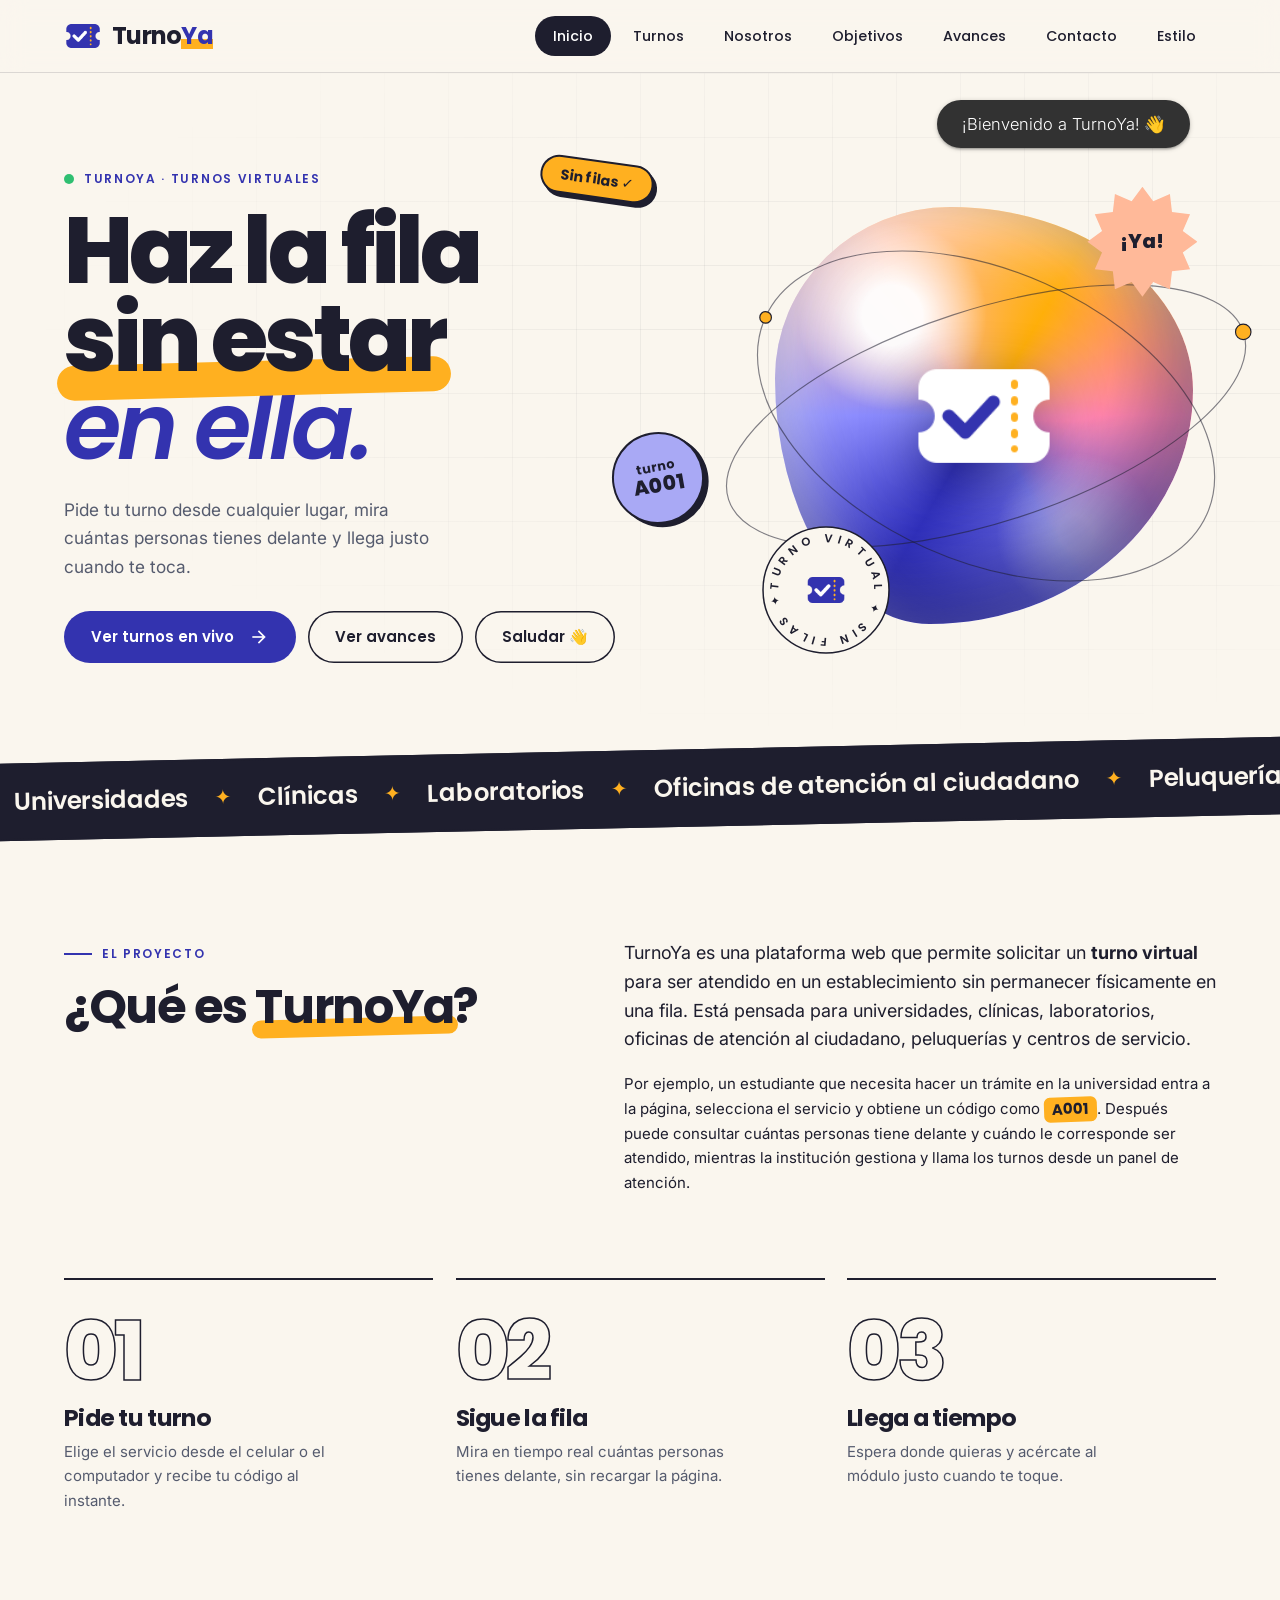
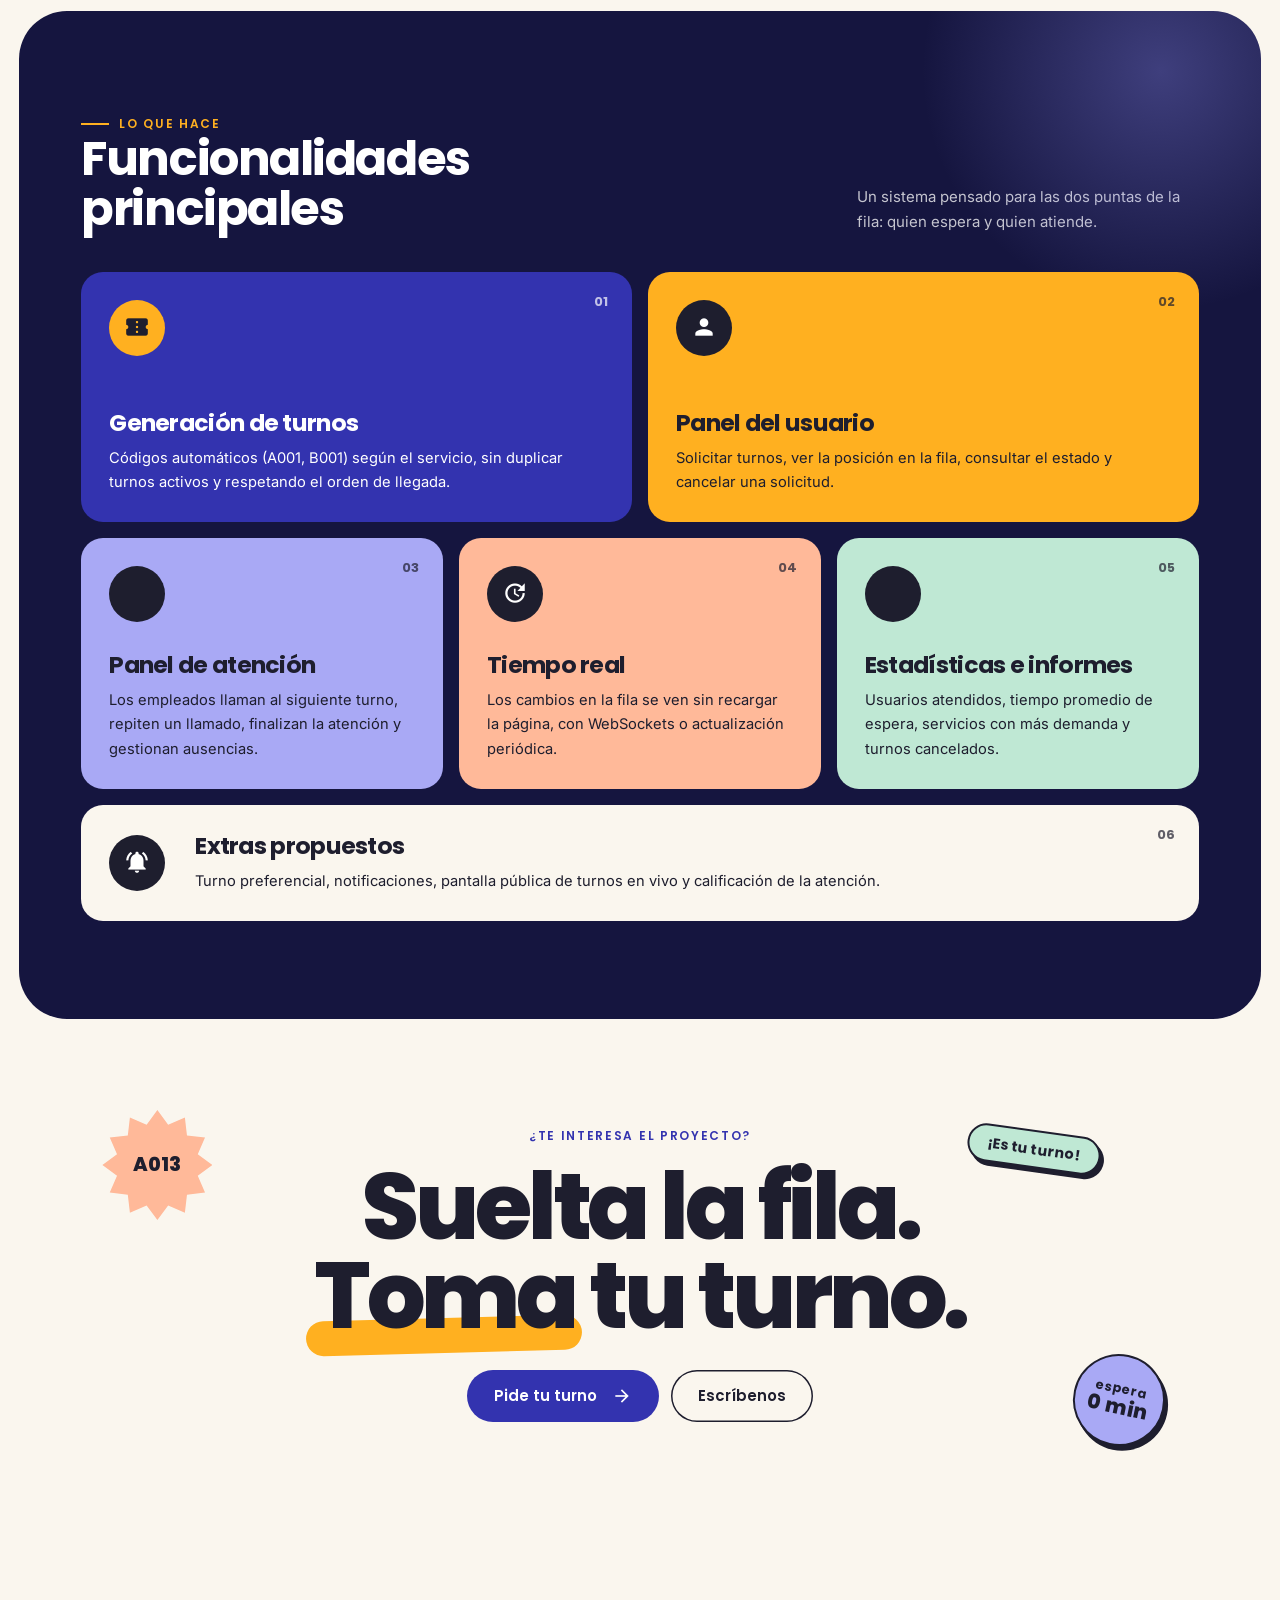
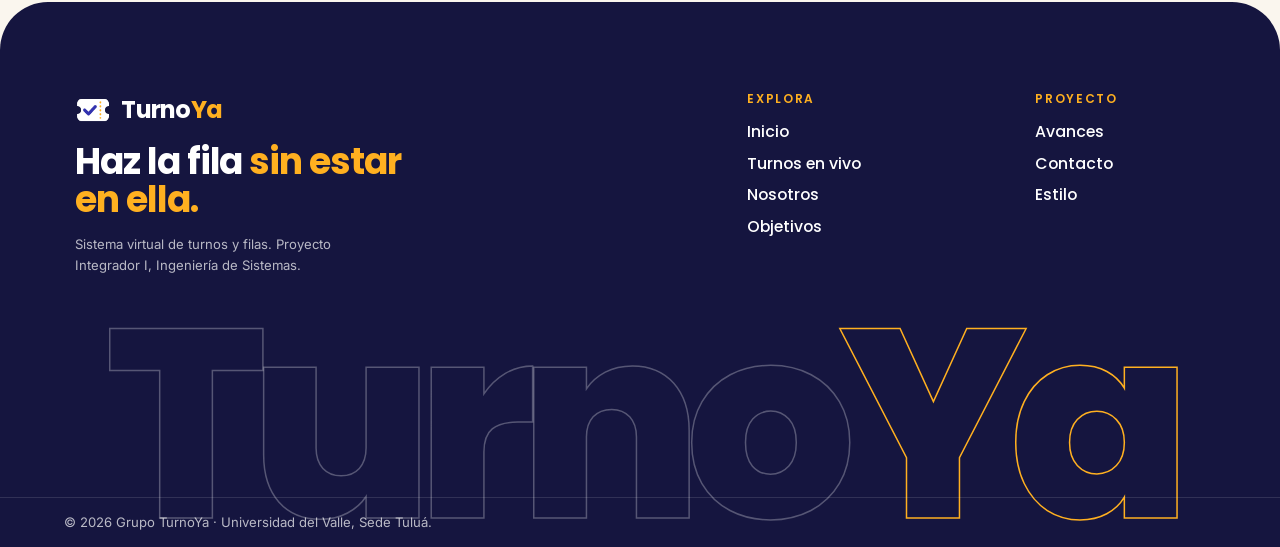
<file: proyecto_integrador/index.html>
<!DOCTYPE html>
<html lang="es">
<head>
  <meta charset="UTF-8">
  <meta name="viewport" content="width=device-width, initial-scale=1.0">
  <meta name="description" content="TurnoYa: haz la fila sin estar en ella. Sistema virtual de turnos y filas.">
  <meta name="theme-color" content="#FAF6EE">
  <link rel="icon" type="image/webp" href="img/logo-icono.webp">
  <title>Inicio | TurnoYa · Haz la fila sin estar en ella</title>
  <!-- Marca que hay JavaScript para activar las animaciones de aparición -->
  <script>document.documentElement.classList.add("js");</script>
  <!-- Materialize CSS (CDN) -->
  <link rel="stylesheet" href="https://cdnjs.cloudflare.com/ajax/libs/materialize/1.0.0/css/materialize.min.css">
  <!-- Iconos y tipografía -->
  <link rel="stylesheet" href="https://fonts.googleapis.com/icon?family=Material+Icons">
  <link rel="preconnect" href="https://fonts.googleapis.com">
  <link rel="preconnect" href="https://fonts.gstatic.com" crossorigin>
  <!-- Tipografía primaria: Poppins (títulos, logo, botones) · Secundaria: Inter (texto) -->
  <link rel="stylesheet" href="https://fonts.googleapis.com/css2?family=Inter:wght@400;500;600&family=Poppins:ital,wght@0,500;0,600;0,700;0,800;1,600&display=swap">
  <!-- Estilos propios (?v= obliga al navegador a descargar la versión nueva) -->
  <link rel="stylesheet" href="css/style.css?v=20261124">
</head>
<body data-pagina="inicio">
<header>
  <nav class="navbar-turnoya" role="navigation">
    <div class="nav-wrapper container">
      <a href="index.html" class="brand-logo" aria-label="TurnoYa, ir al inicio"><img src="img/logo-icono.webp" alt="" class="logo-icono" width="40" height="40"><span class="logo-texto">Turno<span class="logo-ya">Ya</span></span></a>
      <a href="#" data-target="menu-movil" class="sidenav-trigger" aria-label="Abrir menú"><i class="material-icons">menu</i></a>
      <ul class="right hide-on-med-and-down"><li class="active"><a href="index.html">Inicio</a></li><li><a href="turnos.html">Turnos</a></li><li><a href="nosotros.html">Nosotros</a></li><li><a href="objetivos.html">Objetivos</a></li><li><a href="avances.html">Avances</a></li><li><a href="contacto.html">Contacto</a></li><li><a href="estilo.html">Estilo</a></li></ul>
    </div>
  </nav>
</header>
<ul class="sidenav" id="menu-movil"><li><div class="sidenav-logo"><img src="img/logo-icono.webp" alt="" width="40" height="40"><span class="logo-texto">Turno<span class="logo-ya">Ya</span></span></div></li><li class="active"><a href="index.html">Inicio</a></li><li><a href="turnos.html">Turnos</a></li><li><a href="nosotros.html">Nosotros</a></li><li><a href="objetivos.html">Objetivos</a></li><li><a href="avances.html">Avances</a></li><li><a href="contacto.html">Contacto</a></li><li><a href="estilo.html">Estilo</a></li></ul>
<main>
<section class="hero" aria-label="Presentación de TurnoYa">
  <div class="container">
    <div class="hero-contenido">
      <div class="hero-texto">
        <p class="eyebrow sin-linea"><span class="punto-vivo" aria-hidden="true"></span>TurnoYa · Turnos virtuales</p>
        <h1><span class="linea">Haz la fila</span><span class="linea"><span class="resaltado">sin estar</span></span><span class="linea cursiva">en ella.</span></h1>
        <p class="hero-intro">Pide tu turno desde cualquier lugar, mira cuántas personas tienes delante y llega justo cuando te toca.</p>
        <div class="hero-acciones">
          <a class="btn btn-large waves-effect waves-light" href="turnos.html">Ver turnos en vivo<i class="material-icons right" aria-hidden="true">arrow_forward</i></a>
          <a class="btn-flat waves-effect" href="avances.html">Ver avances</a>
          <button class="btn-flat waves-effect" id="btn-saludo" type="button">Saludar 👋</button>
        </div>
        <span class="sticker sticker-pildora" aria-hidden="true">Sin filas ✓</span>
        <span class="sticker sticker-circulo" aria-hidden="true">turno<strong>A001</strong></span>
      </div>
      <div class="escena">
        <div class="burbuja" aria-hidden="true"></div>
        <svg class="orbitas" viewBox="0 0 600 500" aria-hidden="true">
          <ellipse cx="300" cy="250" rx="280" ry="110" transform="rotate(-18 300 250)"/>
          <ellipse cx="300" cy="250" rx="250" ry="150" transform="rotate(24 300 250)"/>
          <circle cx="566" cy="163" r="8"/>
          <circle cx="72" cy="148" r="6"/>
        </svg>
        <img class="escena-logo" src="img/logo-icono-claro.webp" alt="" width="128" height="128">
        <span class="sticker sticker-estrella" aria-hidden="true"><span>¡Ya!</span></span>
        <div class="sello" aria-hidden="true">
        <svg viewBox="0 0 130 130"><defs><path id="sello-hero" d="M65,65 m-48,0 a48,48 0 1,1 96,0 a48,48 0 1,1 -96,0"/></defs><circle class="sello-fondo" cx="65" cy="65" r="63"/><text><textPath href="#sello-hero" textLength="299" lengthAdjust="spacing">Turno virtual ✦ Sin filas ✦ </textPath></text></svg>
        <div class="sello-centro"><img src="img/logo-icono.webp" alt="" width="42" height="42"></div>
      </div>
      </div>
    </div>
  </div>
</section>

<div class="marquesina" aria-label="Lugares donde se puede usar TurnoYa">
  <div class="marquesina-pista">
    <div class="marquesina-grupo"><span>Universidades</span><span class="sep">✦</span><span>Clínicas</span><span class="sep">✦</span><span>Laboratorios</span><span class="sep">✦</span><span>Oficinas de atención al ciudadano</span><span class="sep">✦</span><span>Peluquerías</span><span class="sep">✦</span><span>Centros de servicio</span><span class="sep">✦</span></div>
    <div class="marquesina-grupo" aria-hidden="true"><span>Universidades</span><span class="sep">✦</span><span>Clínicas</span><span class="sep">✦</span><span>Laboratorios</span><span class="sep">✦</span><span>Oficinas de atención al ciudadano</span><span class="sep">✦</span><span>Peluquerías</span><span class="sep">✦</span><span>Centros de servicio</span><span class="sep">✦</span></div>
  </div>
</div>

<section class="seccion">
  <div class="container">
    <div class="intro-grid">
      <div class="revelar">
        <p class="eyebrow">El proyecto</p>
        <h2 class="titulo-seccion">¿Qué es <span class="resaltado">TurnoYa</span>?</h2>
      </div>
      <div class="revelar retraso-1">
        <p class="texto-grande">TurnoYa es una plataforma web que permite solicitar un <b>turno virtual</b> para ser atendido en un establecimiento sin permanecer físicamente en una fila. Está pensada para universidades, clínicas, laboratorios, oficinas de atención al ciudadano, peluquerías y centros de servicio.</p>
        <p>Por ejemplo, un estudiante que necesita hacer un trámite en la universidad entra a la página, selecciona el servicio y obtiene un código como <span class="codigo-ejemplo">A001</span>. Después puede consultar cuántas personas tiene delante y cuándo le corresponde ser atendido, mientras la institución gestiona y llama los turnos desde un panel de atención.</p>
      </div>
    </div>

    <div class="pasos">
      <div class="paso revelar"><span class="paso-numero" aria-hidden="true">01</span><h3>Pide tu turno</h3><p>Elige el servicio desde el celular o el computador y recibe tu código al instante.</p></div>
      <div class="paso revelar retraso-1"><span class="paso-numero" aria-hidden="true">02</span><h3>Sigue la fila</h3><p>Mira en tiempo real cuántas personas tienes delante, sin recargar la página.</p></div>
      <div class="paso revelar retraso-2"><span class="paso-numero" aria-hidden="true">03</span><h3>Llega a tiempo</h3><p>Espera donde quieras y acércate al módulo justo cuando te toque.</p></div>
    </div>
  </div>
</section>

<section class="seccion seccion-oscura">
  <div class="container">
    <div class="cabecera-seccion revelar">
      <div>
        <p class="eyebrow">Lo que hace</p>
        <h2 class="titulo-seccion">Funcionalidades principales</h2>
      </div>
      <p>Un sistema pensado para las dos puntas de la fila: quien espera y quien atiende.</p>
    </div>
    <div class="bento">
      <article class="funcion funcion-indigo ancha revelar">
        <span class="funcion-num" aria-hidden="true">01</span>
        <span class="funcion-icono"><i class="material-icons" aria-hidden="true">confirmation_number</i></span>
        <div class="funcion-texto"><h3>Generación de turnos</h3><p>Códigos automáticos (A001, B001) según el servicio, sin duplicar turnos activos y respetando el orden de llegada.</p></div>
      </article>
      <article class="funcion funcion-ambar ancha revelar retraso-1">
        <span class="funcion-num" aria-hidden="true">02</span>
        <span class="funcion-icono"><i class="material-icons" aria-hidden="true">person</i></span>
        <div class="funcion-texto"><h3>Panel del usuario</h3><p>Solicitar turnos, ver la posición en la fila, consultar el estado y cancelar una solicitud.</p></div>
      </article>
      <article class="funcion funcion-lavanda  revelar retraso-2">
        <span class="funcion-num" aria-hidden="true">03</span>
        <span class="funcion-icono"><i class="material-icons" aria-hidden="true">support_agent</i></span>
        <div class="funcion-texto"><h3>Panel de atención</h3><p>Los empleados llaman al siguiente turno, repiten un llamado, finalizan la atención y gestionan ausencias.</p></div>
      </article>
      <article class="funcion funcion-durazno  revelar">
        <span class="funcion-num" aria-hidden="true">04</span>
        <span class="funcion-icono"><i class="material-icons" aria-hidden="true">update</i></span>
        <div class="funcion-texto"><h3>Tiempo real</h3><p>Los cambios en la fila se ven sin recargar la página, con WebSockets o actualización periódica.</p></div>
      </article>
      <article class="funcion funcion-menta  revelar retraso-1">
        <span class="funcion-num" aria-hidden="true">05</span>
        <span class="funcion-icono"><i class="material-icons" aria-hidden="true">bar_chart</i></span>
        <div class="funcion-texto"><h3>Estadísticas e informes</h3><p>Usuarios atendidos, tiempo promedio de espera, servicios con más demanda y turnos cancelados.</p></div>
      </article>
      <article class="funcion funcion-papel completa revelar retraso-2">
        <span class="funcion-num" aria-hidden="true">06</span>
        <span class="funcion-icono"><i class="material-icons" aria-hidden="true">notifications_active</i></span>
        <div class="funcion-texto"><h3>Extras propuestos</h3><p>Turno preferencial, notificaciones, pantalla pública de turnos en vivo y calificación de la atención.</p></div>
      </article>
    </div>
  </div>
</section>

<section class="cta">
  <div class="container revelar">
    <p class="eyebrow sin-linea">¿Te interesa el proyecto?</p>
    <h2>Suelta la fila. <span class="resaltado">Toma</span> tu turno.</h2>
    <div class="hero-acciones">
      <a class="btn btn-large waves-effect waves-light" href="turnos.html">Pide tu turno<i class="material-icons right" aria-hidden="true">arrow_forward</i></a>
      <a class="btn-flat waves-effect" href="contacto.html">Escríbenos</a>
    </div>
  </div>
  <span class="sticker sticker-estrella" aria-hidden="true"><span>A013</span></span>
  <span class="sticker sticker-pildora" aria-hidden="true">¡Es tu turno!</span>
  <span class="sticker sticker-circulo" aria-hidden="true">espera<strong>0 min</strong></span>
</section>
</main>
<footer class="page-footer">
  <div class="container">
    <div class="row">
      <div class="col l6 s12">
        <div class="footer-logo"><img src="img/logo-icono-claro.webp" alt="" width="36" height="36"><span class="logo-texto">Turno<span class="logo-ya">Ya</span></span></div>
        <p class="slogan-footer">Haz la fila <span>sin estar en ella.</span></p>
        <p class="grey-text text-lighten-3">Sistema virtual de turnos y filas. Proyecto Integrador I, Ingeniería de Sistemas.</p>
      </div>
      <div class="col l3 offset-l1 s6">
        <h5>Explora</h5>
        <ul>
          <li><a href="index.html">Inicio</a></li>
          <li><a href="turnos.html">Turnos en vivo</a></li>
          <li><a href="nosotros.html">Nosotros</a></li>
          <li><a href="objetivos.html">Objetivos</a></li>
        </ul>
      </div>
      <div class="col l2 s6">
        <h5>Proyecto</h5>
        <ul>
          <li><a href="avances.html">Avances</a></li>
          <li><a href="contacto.html">Contacto</a></li>
          <li><a href="estilo.html">Estilo</a></li>
        </ul>
      </div>
    </div>
  </div>
  <div class="marca-gigante" aria-hidden="true">Turno<span>Ya</span></div>
  <div class="footer-copyright">
    <div class="container">
      © 2026 Grupo TurnoYa · Universidad del Valle, Sede Tuluá.
    </div>
  </div>
</footer>
<!-- Materialize JS (CDN) -->
<script src="https://cdnjs.cloudflare.com/ajax/libs/materialize/1.0.0/js/materialize.min.js"></script>
<!-- JavaScript propio -->
<script src="js/main.js?v=20261124"></script>
</body>
</html>
</file>
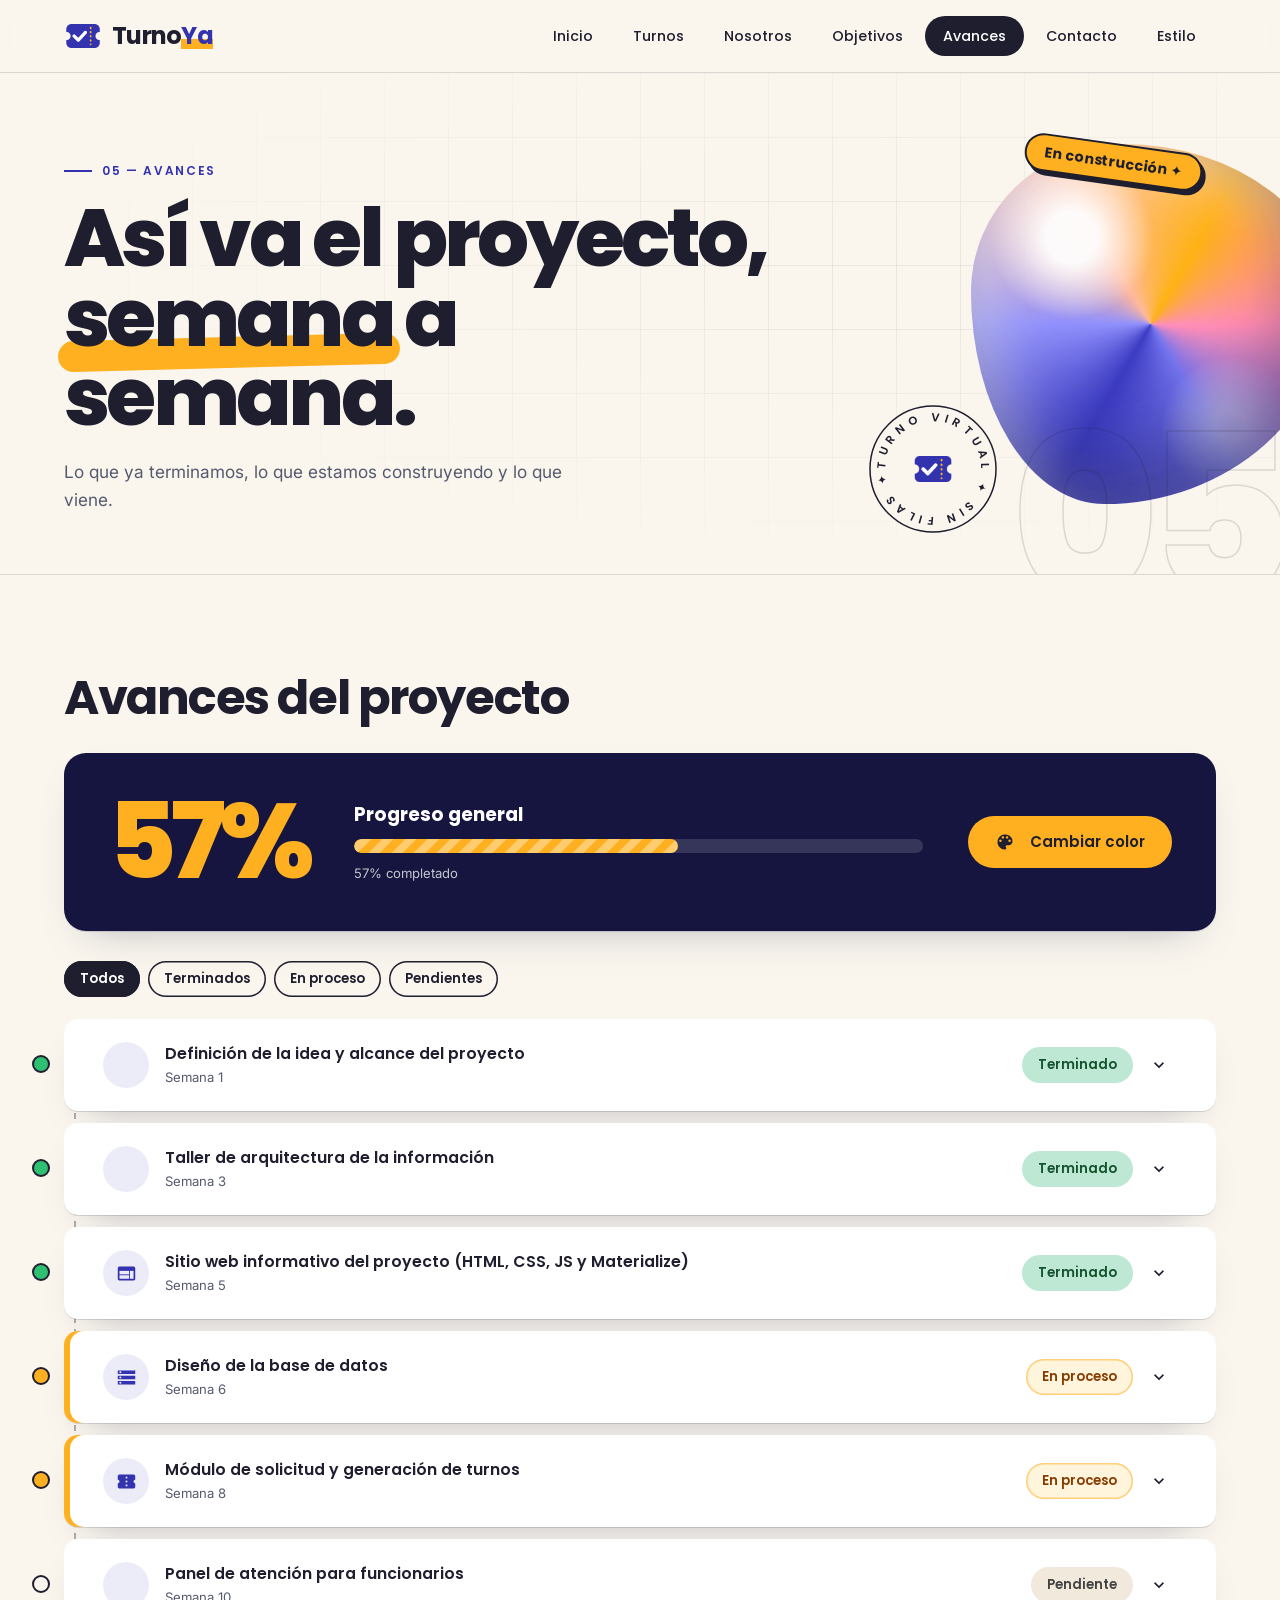
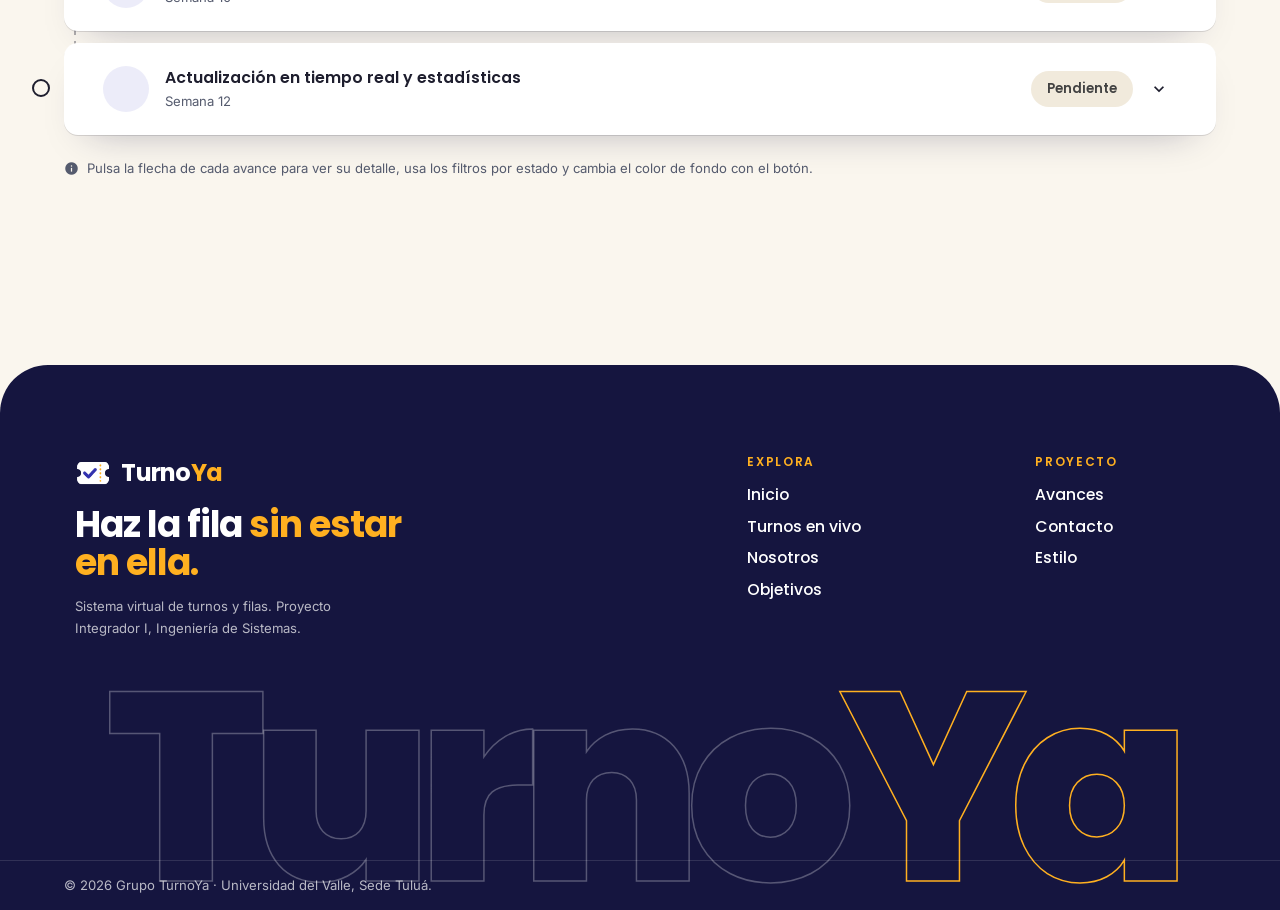
<file: proyecto_integrador/avances.html>
<!DOCTYPE html>
<html lang="es">
<head>
  <meta charset="UTF-8">
  <meta name="viewport" content="width=device-width, initial-scale=1.0">
  <meta name="description" content="TurnoYa: haz la fila sin estar en ella. Sistema virtual de turnos y filas.">
  <meta name="theme-color" content="#FAF6EE">
  <link rel="icon" type="image/webp" href="img/logo-icono.webp">
  <title>Avances | TurnoYa</title>
  <!-- Marca que hay JavaScript para activar las animaciones de aparición -->
  <script>document.documentElement.classList.add("js");</script>
  <!-- Materialize CSS (CDN) -->
  <link rel="stylesheet" href="https://cdnjs.cloudflare.com/ajax/libs/materialize/1.0.0/css/materialize.min.css">
  <!-- Iconos y tipografía -->
  <link rel="stylesheet" href="https://fonts.googleapis.com/icon?family=Material+Icons">
  <link rel="preconnect" href="https://fonts.googleapis.com">
  <link rel="preconnect" href="https://fonts.gstatic.com" crossorigin>
  <!-- Tipografía primaria: Poppins (títulos, logo, botones) · Secundaria: Inter (texto) -->
  <link rel="stylesheet" href="https://fonts.googleapis.com/css2?family=Inter:wght@400;500;600&family=Poppins:ital,wght@0,500;0,600;0,700;0,800;1,600&display=swap">
  <!-- Estilos propios (?v= obliga al navegador a descargar la versión nueva) -->
  <link rel="stylesheet" href="css/style.css?v=20261124">
</head>
<body data-pagina="avances">
<header>
  <nav class="navbar-turnoya" role="navigation">
    <div class="nav-wrapper container">
      <a href="index.html" class="brand-logo" aria-label="TurnoYa, ir al inicio"><img src="img/logo-icono.webp" alt="" class="logo-icono" width="40" height="40"><span class="logo-texto">Turno<span class="logo-ya">Ya</span></span></a>
      <a href="#" data-target="menu-movil" class="sidenav-trigger" aria-label="Abrir menú"><i class="material-icons">menu</i></a>
      <ul class="right hide-on-med-and-down"><li><a href="index.html">Inicio</a></li><li><a href="turnos.html">Turnos</a></li><li><a href="nosotros.html">Nosotros</a></li><li><a href="objetivos.html">Objetivos</a></li><li class="active"><a href="avances.html">Avances</a></li><li><a href="contacto.html">Contacto</a></li><li><a href="estilo.html">Estilo</a></li></ul>
    </div>
  </nav>
</header>
<ul class="sidenav" id="menu-movil"><li><div class="sidenav-logo"><img src="img/logo-icono.webp" alt="" width="40" height="40"><span class="logo-texto">Turno<span class="logo-ya">Ya</span></span></div></li><li><a href="index.html">Inicio</a></li><li><a href="turnos.html">Turnos</a></li><li><a href="nosotros.html">Nosotros</a></li><li><a href="objetivos.html">Objetivos</a></li><li class="active"><a href="avances.html">Avances</a></li><li><a href="contacto.html">Contacto</a></li><li><a href="estilo.html">Estilo</a></li></ul>
<main>
<section class="encabezado-pagina">
  <div class="burbuja" aria-hidden="true"></div>
  <span class="numero-pagina" aria-hidden="true">05</span>
  <div class="container">
    <p class="eyebrow">05 — Avances</p>
    <h1>Así va el proyecto, <span class="resaltado">semana</span> a semana.</h1>
    <p class="encabezado-intro">Lo que ya terminamos, lo que estamos construyendo y lo que viene.</p>
  </div>
  <span class="sticker sticker-pildora" aria-hidden="true">En construcción ✦</span>
  <div class="sello" aria-hidden="true">
        <svg viewBox="0 0 130 130"><defs><path id="sello-avances" d="M65,65 m-48,0 a48,48 0 1,1 96,0 a48,48 0 1,1 -96,0"/></defs><circle class="sello-fondo" cx="65" cy="65" r="63"/><text><textPath href="#sello-avances" textLength="299" lengthAdjust="spacing">Turno virtual ✦ Sin filas ✦ </textPath></text></svg>
        <div class="sello-centro"><img src="img/logo-icono.webp" alt="" width="42" height="42"></div>
      </div>
</section>
<section class="seccion">
<div class="container">
  <h2 class="titulo-seccion revelar">Avances del proyecto</h2>

  <div class="card card-progreso revelar">
    <div class="card-content">
      <div class="progreso-grid">
        <div class="numero-progreso" id="numero-progreso" aria-hidden="true">0%</div>
        <div>
          <span class="card-title">Progreso general</span>
          <div class="progress"><div class="determinate" id="barra-progreso" style="width:0%"></div></div>
          <p class="grey-text" id="texto-progreso">0% completado</p>
        </div>
        <div class="progreso-boton">
          <button type="button" class="btn btn-acento waves-effect" id="btn-color"><i class="material-icons left" aria-hidden="true">palette</i>Cambiar color</button>
        </div>
      </div>
    </div>
  </div>

  <div class="chips-filtro">
    <div class="chip activo" data-filtro="todos">Todos</div>
    <div class="chip" data-filtro="listo">Terminados</div>
    <div class="chip" data-filtro="proceso">En proceso</div>
    <div class="chip" data-filtro="pendiente">Pendientes</div>
  </div>

  <ul class="collection">
    <li class="collection-item" data-estado="listo">
      <div class="row">
        <div class="col s12 m8 avance-info">
          <i class="material-icons icono-avance" aria-hidden="true">lightbulb</i>
          <div class="texto-avance"><span class="titulo-avance">Definición de la idea y alcance del proyecto</span><small class="grey-text">Semana 1</small></div>
        </div>
        <div class="col s12 m4 avance-acciones">
          <span class="chip estado-listo">Terminado</span>
          <button type="button" class="btn-flat btn-small btn-detalle" aria-label="Mostrar detalle"><i class="material-icons">expand_more</i></button>
        </div>
      </div>
      <div class="detalle-avance">Se eligió el sistema virtual de turnos y filas, se definieron los tipos de instituciones objetivo y las cinco funcionalidades base.</div>
    </li>
    <li class="collection-item" data-estado="listo">
      <div class="row">
        <div class="col s12 m8 avance-info">
          <i class="material-icons icono-avance" aria-hidden="true">account_tree</i>
          <div class="texto-avance"><span class="titulo-avance">Taller de arquitectura de la información</span><small class="grey-text">Semana 3</small></div>
        </div>
        <div class="col s12 m4 avance-acciones">
          <span class="chip estado-listo">Terminado</span>
          <button type="button" class="btn-flat btn-small btn-detalle" aria-label="Mostrar detalle"><i class="material-icons">expand_more</i></button>
        </div>
      </div>
      <div class="detalle-avance">Inventario de 16 elementos, 6 categorías principales, mapa del sitio, menú por tipo de usuario y rutas de navegación.</div>
    </li>
    <li class="collection-item" data-estado="listo">
      <div class="row">
        <div class="col s12 m8 avance-info">
          <i class="material-icons icono-avance" aria-hidden="true">web</i>
          <div class="texto-avance"><span class="titulo-avance">Sitio web informativo del proyecto (HTML, CSS, JS y Materialize)</span><small class="grey-text">Semana 5</small></div>
        </div>
        <div class="col s12 m4 avance-acciones">
          <span class="chip estado-listo">Terminado</span>
          <button type="button" class="btn-flat btn-small btn-detalle" aria-label="Mostrar detalle"><i class="material-icons">expand_more</i></button>
        </div>
      </div>
      <div class="detalle-avance">Sitio de cinco páginas con navegación, componentes de Materialize personalizados y formulario con validación en JavaScript.</div>
    </li>
    <li class="collection-item" data-estado="proceso">
      <div class="row">
        <div class="col s12 m8 avance-info">
          <i class="material-icons icono-avance" aria-hidden="true">storage</i>
          <div class="texto-avance"><span class="titulo-avance">Diseño de la base de datos</span><small class="grey-text">Semana 6</small></div>
        </div>
        <div class="col s12 m4 avance-acciones">
          <span class="chip estado-proceso">En proceso</span>
          <button type="button" class="btn-flat btn-small btn-detalle" aria-label="Mostrar detalle"><i class="material-icons">expand_more</i></button>
        </div>
      </div>
      <div class="detalle-avance">Modelo de entidades: usuarios, servicios, módulos, turnos y estados del turno. Falta revisar relaciones y restricciones.</div>
    </li>
    <li class="collection-item" data-estado="proceso">
      <div class="row">
        <div class="col s12 m8 avance-info">
          <i class="material-icons icono-avance" aria-hidden="true">confirmation_number</i>
          <div class="texto-avance"><span class="titulo-avance">Módulo de solicitud y generación de turnos</span><small class="grey-text">Semana 8</small></div>
        </div>
        <div class="col s12 m4 avance-acciones">
          <span class="chip estado-proceso">En proceso</span>
          <button type="button" class="btn-flat btn-small btn-detalle" aria-label="Mostrar detalle"><i class="material-icons">expand_more</i></button>
        </div>
      </div>
      <div class="detalle-avance">Primer prototipo de la asignación de códigos A001/B001 evitando turnos activos duplicados por usuario.</div>
    </li>
    <li class="collection-item" data-estado="pendiente">
      <div class="row">
        <div class="col s12 m8 avance-info">
          <i class="material-icons icono-avance" aria-hidden="true">support_agent</i>
          <div class="texto-avance"><span class="titulo-avance">Panel de atención para funcionarios</span><small class="grey-text">Semana 10</small></div>
        </div>
        <div class="col s12 m4 avance-acciones">
          <span class="chip estado-pendiente">Pendiente</span>
          <button type="button" class="btn-flat btn-small btn-detalle" aria-label="Mostrar detalle"><i class="material-icons">expand_more</i></button>
        </div>
      </div>
      <div class="detalle-avance">Pantalla para llamar el siguiente turno, repetir llamado, finalizar atención y marcar ausencias.</div>
    </li>
    <li class="collection-item" data-estado="pendiente">
      <div class="row">
        <div class="col s12 m8 avance-info">
          <i class="material-icons icono-avance" aria-hidden="true">bar_chart</i>
          <div class="texto-avance"><span class="titulo-avance">Actualización en tiempo real y estadísticas</span><small class="grey-text">Semana 12</small></div>
        </div>
        <div class="col s12 m4 avance-acciones">
          <span class="chip estado-pendiente">Pendiente</span>
          <button type="button" class="btn-flat btn-small btn-detalle" aria-label="Mostrar detalle"><i class="material-icons">expand_more</i></button>
        </div>
      </div>
      <div class="detalle-avance">Integración de WebSockets o actualización periódica y tablero con usuarios atendidos, tiempos de espera y demanda.</div>
    </li>
  </ul>
  <p class="grey-text nota-pagina"><i class="material-icons tiny" aria-hidden="true">info</i> Pulsa la flecha de cada avance para ver su detalle, usa los filtros por estado y cambia el color de fondo con el botón.</p>
</div>
</section>
</main>
<footer class="page-footer">
  <div class="container">
    <div class="row">
      <div class="col l6 s12">
        <div class="footer-logo"><img src="img/logo-icono-claro.webp" alt="" width="36" height="36"><span class="logo-texto">Turno<span class="logo-ya">Ya</span></span></div>
        <p class="slogan-footer">Haz la fila <span>sin estar en ella.</span></p>
        <p class="grey-text text-lighten-3">Sistema virtual de turnos y filas. Proyecto Integrador I, Ingeniería de Sistemas.</p>
      </div>
      <div class="col l3 offset-l1 s6">
        <h5>Explora</h5>
        <ul>
          <li><a href="index.html">Inicio</a></li>
          <li><a href="turnos.html">Turnos en vivo</a></li>
          <li><a href="nosotros.html">Nosotros</a></li>
          <li><a href="objetivos.html">Objetivos</a></li>
        </ul>
      </div>
      <div class="col l2 s6">
        <h5>Proyecto</h5>
        <ul>
          <li><a href="avances.html">Avances</a></li>
          <li><a href="contacto.html">Contacto</a></li>
          <li><a href="estilo.html">Estilo</a></li>
        </ul>
      </div>
    </div>
  </div>
  <div class="marca-gigante" aria-hidden="true">Turno<span>Ya</span></div>
  <div class="footer-copyright">
    <div class="container">
      © 2026 Grupo TurnoYa · Universidad del Valle, Sede Tuluá.
    </div>
  </div>
</footer>
<!-- Materialize JS (CDN) -->
<script src="https://cdnjs.cloudflare.com/ajax/libs/materialize/1.0.0/js/materialize.min.js"></script>
<!-- JavaScript propio -->
<script src="js/main.js?v=20261124"></script>
</body>
</html>
</file>
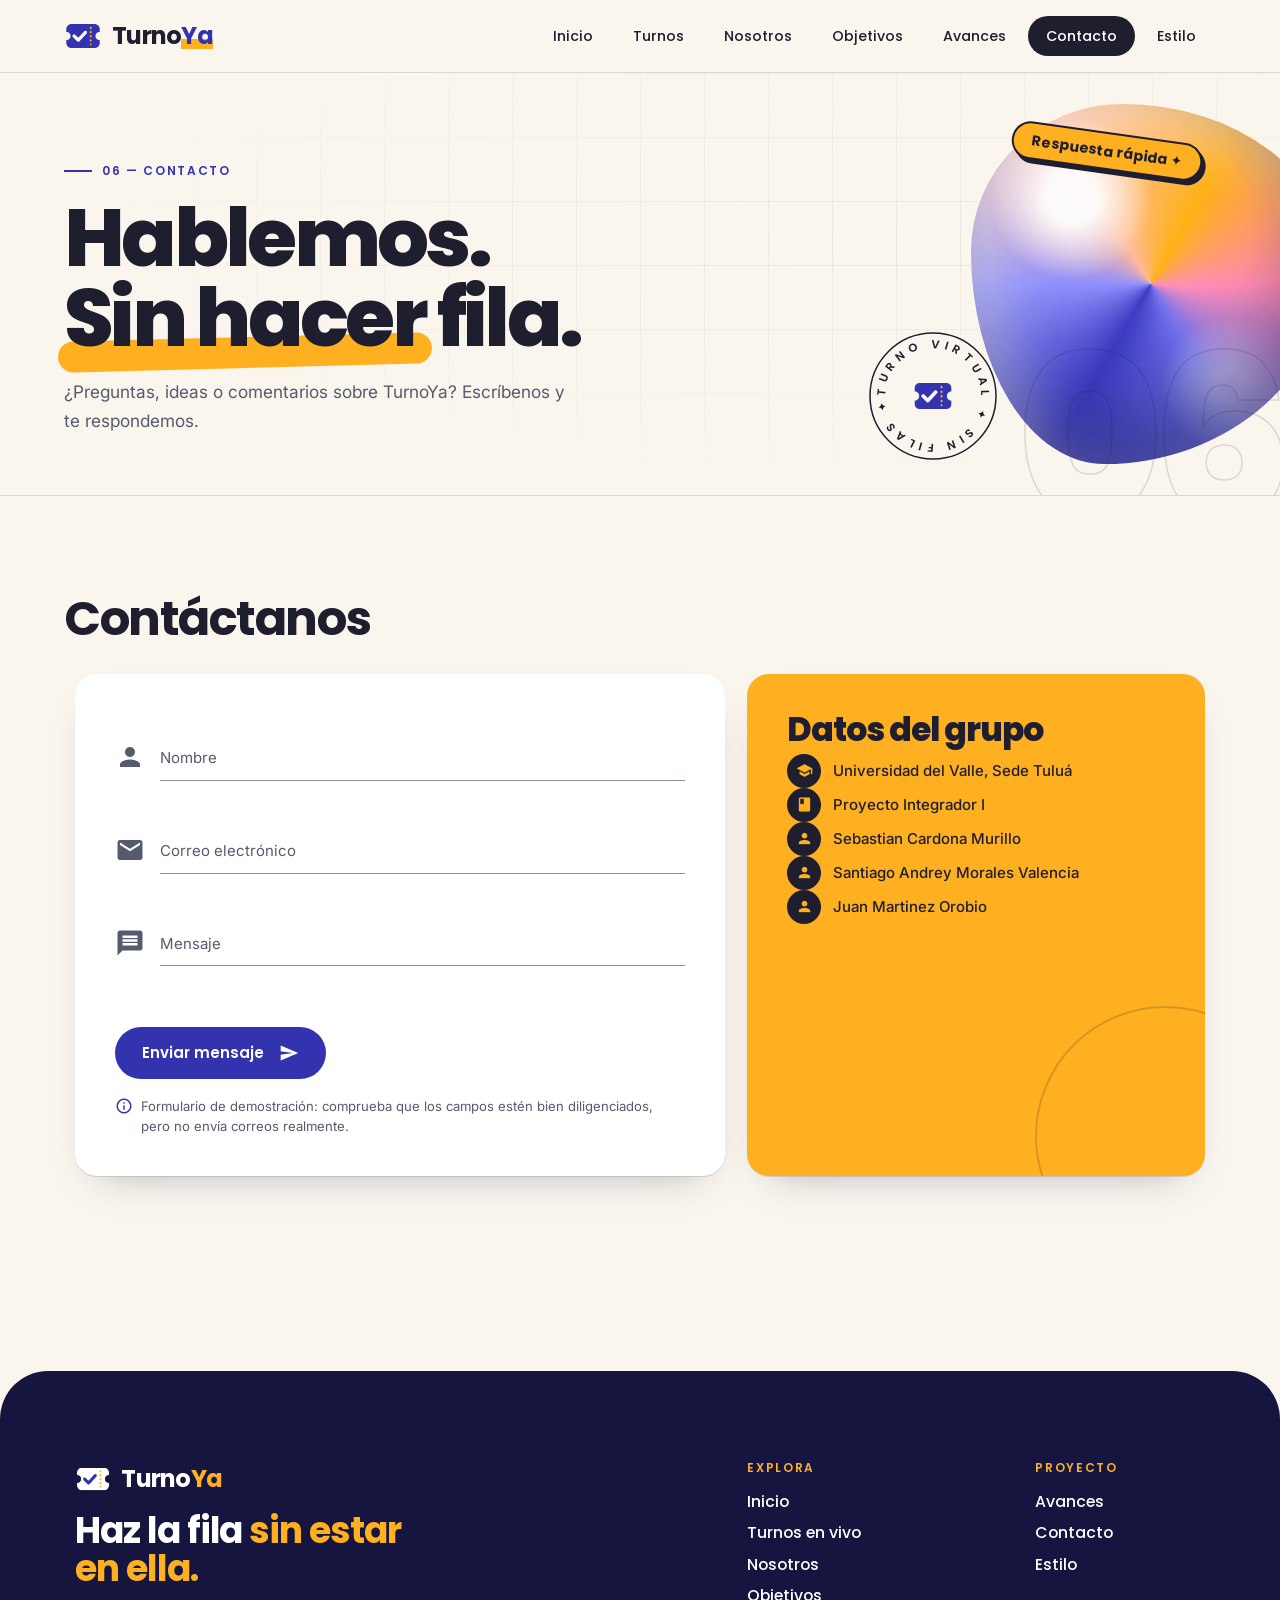
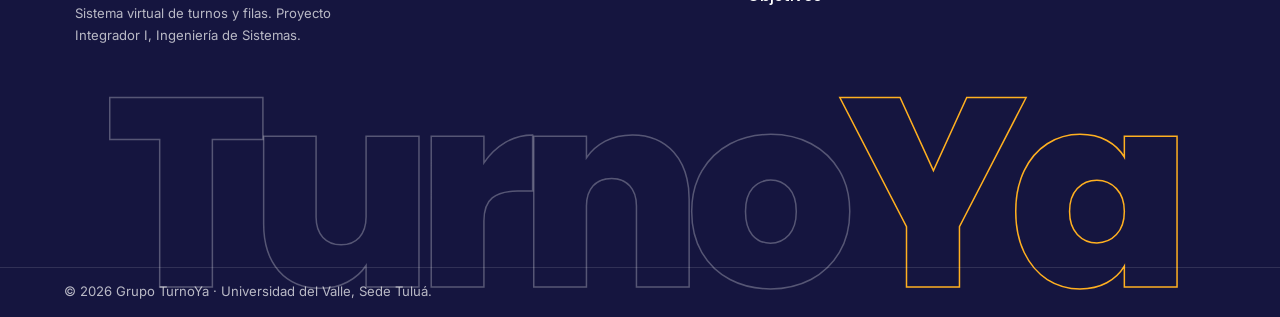
<file: proyecto_integrador/contacto.html>
<!DOCTYPE html>
<html lang="es">
<head>
  <meta charset="UTF-8">
  <meta name="viewport" content="width=device-width, initial-scale=1.0">
  <meta name="description" content="TurnoYa: haz la fila sin estar en ella. Sistema virtual de turnos y filas.">
  <meta name="theme-color" content="#FAF6EE">
  <link rel="icon" type="image/webp" href="img/logo-icono.webp">
  <title>Contacto | TurnoYa</title>
  <!-- Marca que hay JavaScript para activar las animaciones de aparición -->
  <script>document.documentElement.classList.add("js");</script>
  <!-- Materialize CSS (CDN) -->
  <link rel="stylesheet" href="https://cdnjs.cloudflare.com/ajax/libs/materialize/1.0.0/css/materialize.min.css">
  <!-- Iconos y tipografía -->
  <link rel="stylesheet" href="https://fonts.googleapis.com/icon?family=Material+Icons">
  <link rel="preconnect" href="https://fonts.googleapis.com">
  <link rel="preconnect" href="https://fonts.gstatic.com" crossorigin>
  <!-- Tipografía primaria: Poppins (títulos, logo, botones) · Secundaria: Inter (texto) -->
  <link rel="stylesheet" href="https://fonts.googleapis.com/css2?family=Inter:wght@400;500;600&family=Poppins:ital,wght@0,500;0,600;0,700;0,800;1,600&display=swap">
  <!-- Estilos propios (?v= obliga al navegador a descargar la versión nueva) -->
  <link rel="stylesheet" href="css/style.css?v=20261124">
</head>
<body data-pagina="contacto">
<header>
  <nav class="navbar-turnoya" role="navigation">
    <div class="nav-wrapper container">
      <a href="index.html" class="brand-logo" aria-label="TurnoYa, ir al inicio"><img src="img/logo-icono.webp" alt="" class="logo-icono" width="40" height="40"><span class="logo-texto">Turno<span class="logo-ya">Ya</span></span></a>
      <a href="#" data-target="menu-movil" class="sidenav-trigger" aria-label="Abrir menú"><i class="material-icons">menu</i></a>
      <ul class="right hide-on-med-and-down"><li><a href="index.html">Inicio</a></li><li><a href="turnos.html">Turnos</a></li><li><a href="nosotros.html">Nosotros</a></li><li><a href="objetivos.html">Objetivos</a></li><li><a href="avances.html">Avances</a></li><li class="active"><a href="contacto.html">Contacto</a></li><li><a href="estilo.html">Estilo</a></li></ul>
    </div>
  </nav>
</header>
<ul class="sidenav" id="menu-movil"><li><div class="sidenav-logo"><img src="img/logo-icono.webp" alt="" width="40" height="40"><span class="logo-texto">Turno<span class="logo-ya">Ya</span></span></div></li><li><a href="index.html">Inicio</a></li><li><a href="turnos.html">Turnos</a></li><li><a href="nosotros.html">Nosotros</a></li><li><a href="objetivos.html">Objetivos</a></li><li><a href="avances.html">Avances</a></li><li class="active"><a href="contacto.html">Contacto</a></li><li><a href="estilo.html">Estilo</a></li></ul>
<main>
<section class="encabezado-pagina">
  <div class="burbuja" aria-hidden="true"></div>
  <span class="numero-pagina" aria-hidden="true">06</span>
  <div class="container">
    <p class="eyebrow">06 — Contacto</p>
    <h1>Hablemos. <span class="resaltado">Sin hacer</span> fila.</h1>
    <p class="encabezado-intro">¿Preguntas, ideas o comentarios sobre TurnoYa? Escríbenos y te respondemos.</p>
  </div>
  <span class="sticker sticker-pildora" aria-hidden="true">Respuesta rápida ✦</span>
  <div class="sello" aria-hidden="true">
        <svg viewBox="0 0 130 130"><defs><path id="sello-contacto" d="M65,65 m-48,0 a48,48 0 1,1 96,0 a48,48 0 1,1 -96,0"/></defs><circle class="sello-fondo" cx="65" cy="65" r="63"/><text><textPath href="#sello-contacto" textLength="299" lengthAdjust="spacing">Turno virtual ✦ Sin filas ✦ </textPath></text></svg>
        <div class="sello-centro"><img src="img/logo-icono.webp" alt="" width="42" height="42"></div>
      </div>
</section>
<section class="seccion">
<div class="container">
  <h2 class="titulo-seccion revelar">Contáctanos</h2>
  <div class="row fila-uniforme">
    <div class="col s12 m7">
      <form id="form-contacto" class="formulario-contacto revelar" novalidate>
        <div class="input-field">
          <i class="material-icons prefix" aria-hidden="true">person</i>
          <input id="nombre" type="text" autocomplete="name">
          <label for="nombre">Nombre</label>
          <span class="helper-text" data-error="Escribe tu nombre" data-success="¡Bien!"></span>
        </div>
        <div class="input-field">
          <i class="material-icons prefix" aria-hidden="true">email</i>
          <input id="correo" type="email" autocomplete="email">
          <label for="correo">Correo electrónico</label>
          <span class="helper-text" data-error="Correo inválido" data-success="¡Bien!"></span>
        </div>
        <div class="input-field">
          <i class="material-icons prefix" aria-hidden="true">message</i>
          <textarea id="mensaje" class="materialize-textarea"></textarea>
          <label for="mensaje">Mensaje</label>
          <span class="helper-text" data-error="Escribe tu mensaje" data-success="¡Bien!"></span>
        </div>
        <button class="btn btn-large waves-effect waves-light" type="submit">Enviar mensaje<i class="material-icons right" aria-hidden="true">send</i></button>
        <p class="nota-formulario"><i class="material-icons tiny" aria-hidden="true">info_outline</i> Formulario de demostración: comprueba que los campos estén bien diligenciados, pero no envía correos realmente.</p>
      </form>
    </div>
    <div class="col s12 m5">
      <div class="card card-datos revelar retraso-1">
        <div class="card-content">
          <span class="card-title">Datos del grupo</span>
          <p><i class="material-icons tiny" aria-hidden="true">school</i> Universidad del Valle, Sede Tuluá</p>
          <p><i class="material-icons tiny" aria-hidden="true">book</i> Proyecto Integrador I</p>
          <p><i class="material-icons tiny" aria-hidden="true">person</i> Sebastian Cardona Murillo</p>
          <p><i class="material-icons tiny" aria-hidden="true">person</i> Santiago Andrey Morales Valencia</p>
          <p><i class="material-icons tiny" aria-hidden="true">person</i> Juan Martinez Orobio</p>
        </div>
      </div>
    </div>
  </div>
</div>
</section>

<!-- Modal de confirmación -->
<div id="modal-exito" class="modal">
  <div class="modal-content center-align">
    <i class="material-icons icono-exito" aria-hidden="true">check_circle</i>
    <h4>¡Formulario completado!</h4>
    <p>Gracias, <b id="resumen-nombre"></b>. Todos los campos son válidos.</p>
    <p class="nota-formulario">Esta es una demostración académica: el mensaje no se envía a ningún correo.</p>
  </div>
  <div class="modal-footer"><a href="#!" class="modal-close waves-effect btn-flat">Cerrar</a></div>
</div>
</main>
<footer class="page-footer">
  <div class="container">
    <div class="row">
      <div class="col l6 s12">
        <div class="footer-logo"><img src="img/logo-icono-claro.webp" alt="" width="36" height="36"><span class="logo-texto">Turno<span class="logo-ya">Ya</span></span></div>
        <p class="slogan-footer">Haz la fila <span>sin estar en ella.</span></p>
        <p class="grey-text text-lighten-3">Sistema virtual de turnos y filas. Proyecto Integrador I, Ingeniería de Sistemas.</p>
      </div>
      <div class="col l3 offset-l1 s6">
        <h5>Explora</h5>
        <ul>
          <li><a href="index.html">Inicio</a></li>
          <li><a href="turnos.html">Turnos en vivo</a></li>
          <li><a href="nosotros.html">Nosotros</a></li>
          <li><a href="objetivos.html">Objetivos</a></li>
        </ul>
      </div>
      <div class="col l2 s6">
        <h5>Proyecto</h5>
        <ul>
          <li><a href="avances.html">Avances</a></li>
          <li><a href="contacto.html">Contacto</a></li>
          <li><a href="estilo.html">Estilo</a></li>
        </ul>
      </div>
    </div>
  </div>
  <div class="marca-gigante" aria-hidden="true">Turno<span>Ya</span></div>
  <div class="footer-copyright">
    <div class="container">
      © 2026 Grupo TurnoYa · Universidad del Valle, Sede Tuluá.
    </div>
  </div>
</footer>
<!-- Materialize JS (CDN) -->
<script src="https://cdnjs.cloudflare.com/ajax/libs/materialize/1.0.0/js/materialize.min.js"></script>
<!-- JavaScript propio -->
<script src="js/main.js?v=20261124"></script>
</body>
</html>
</file>
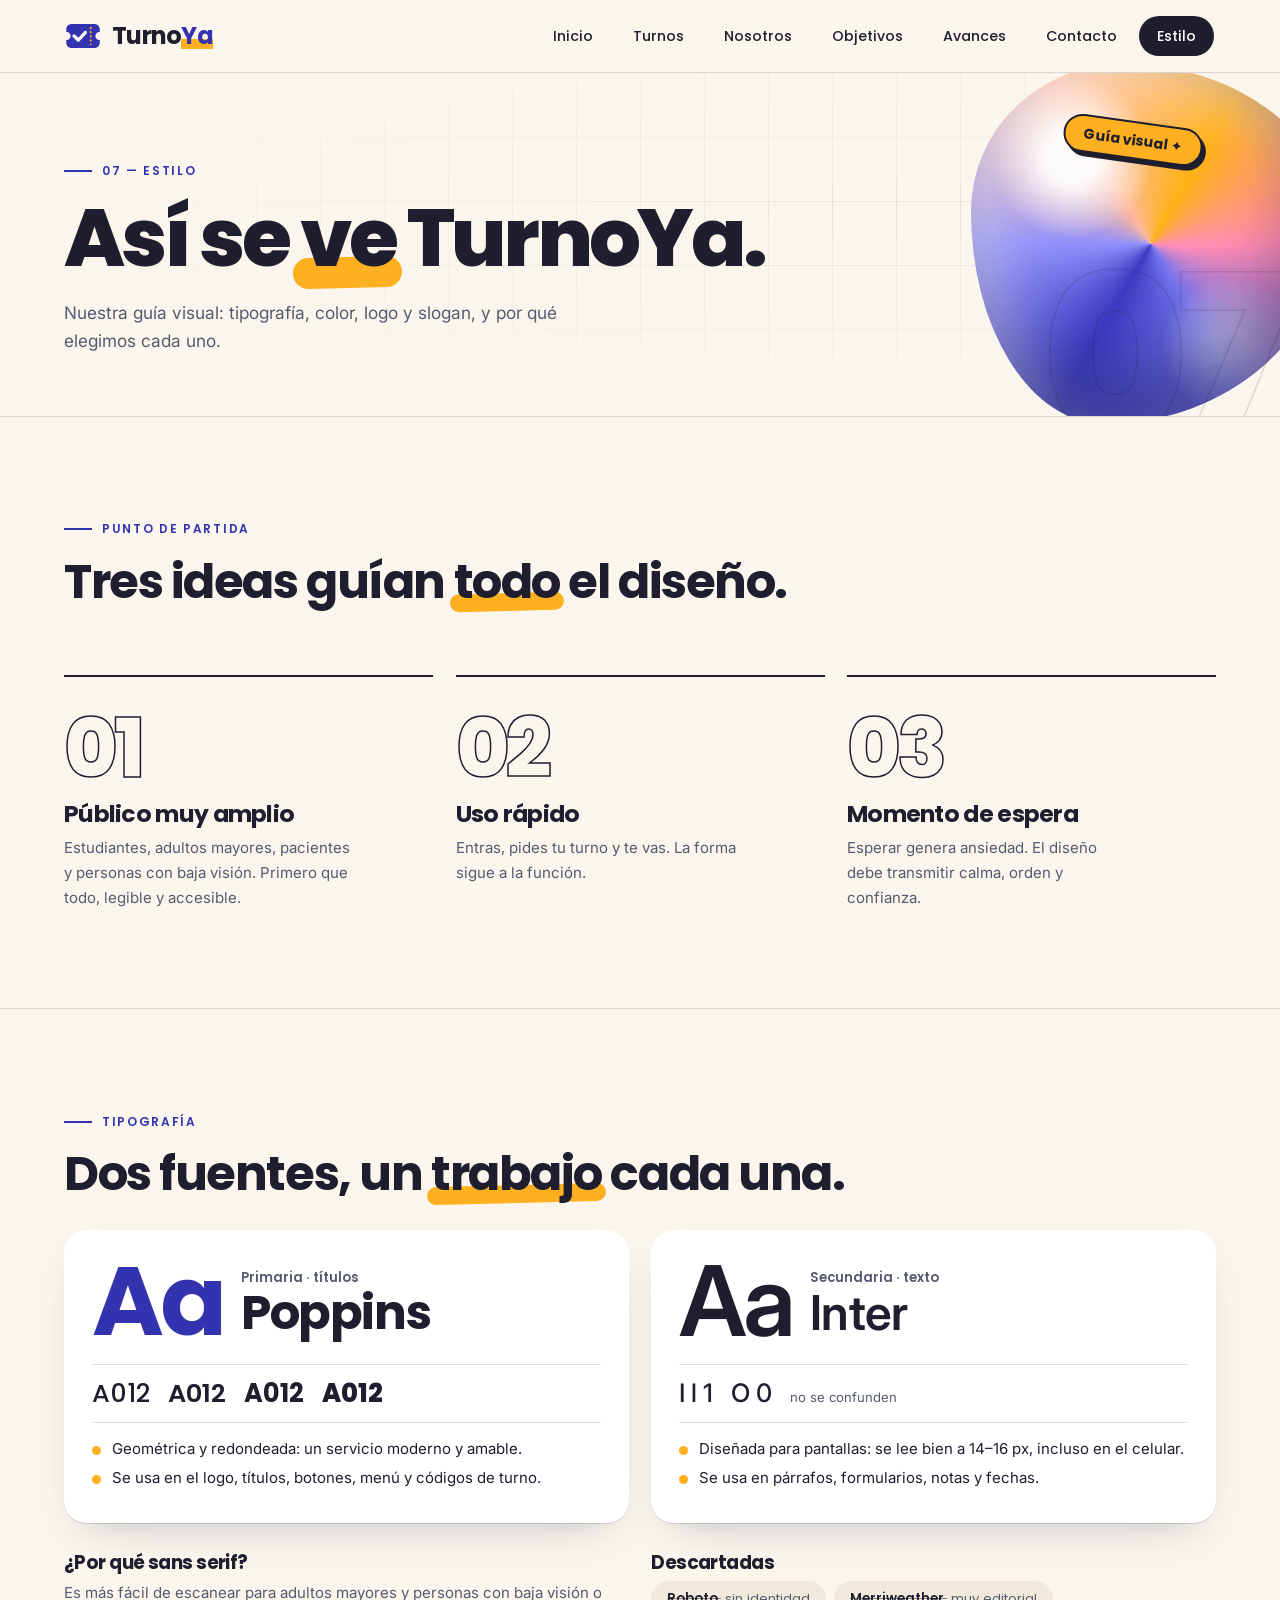
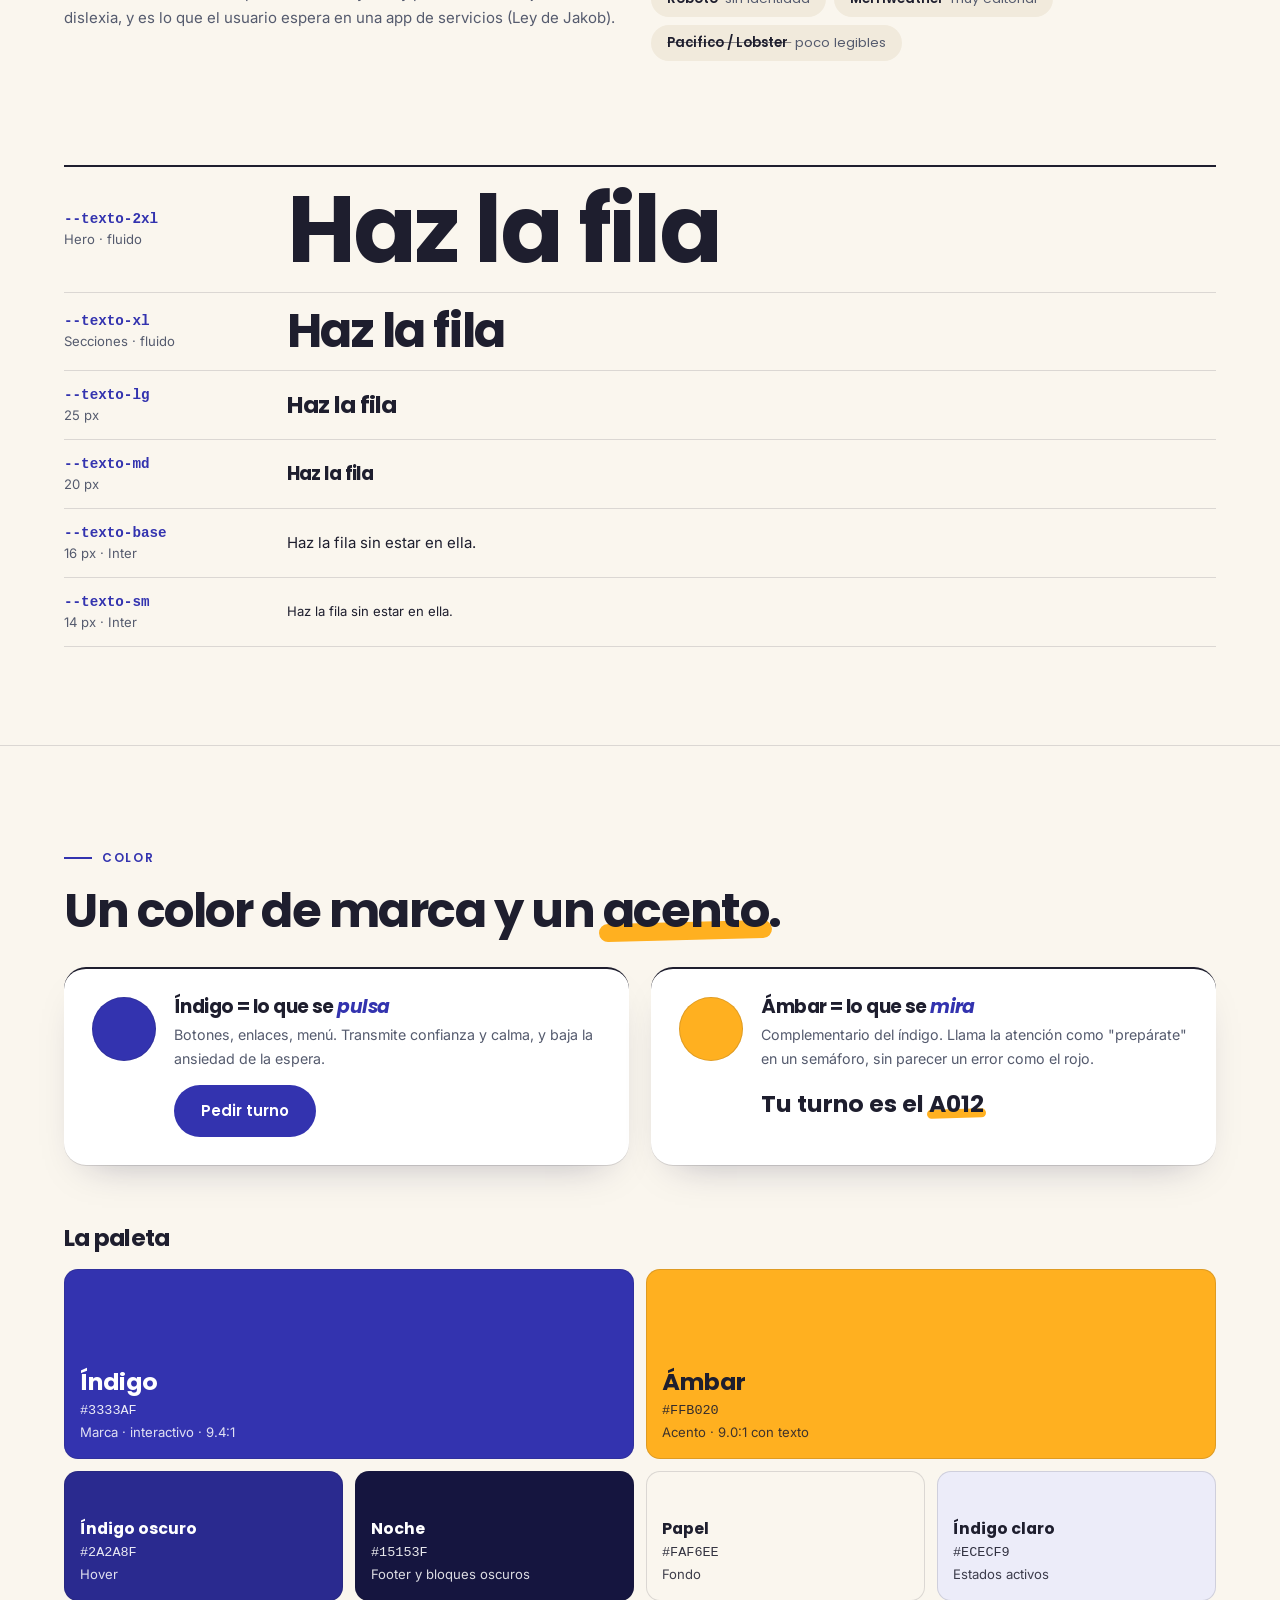
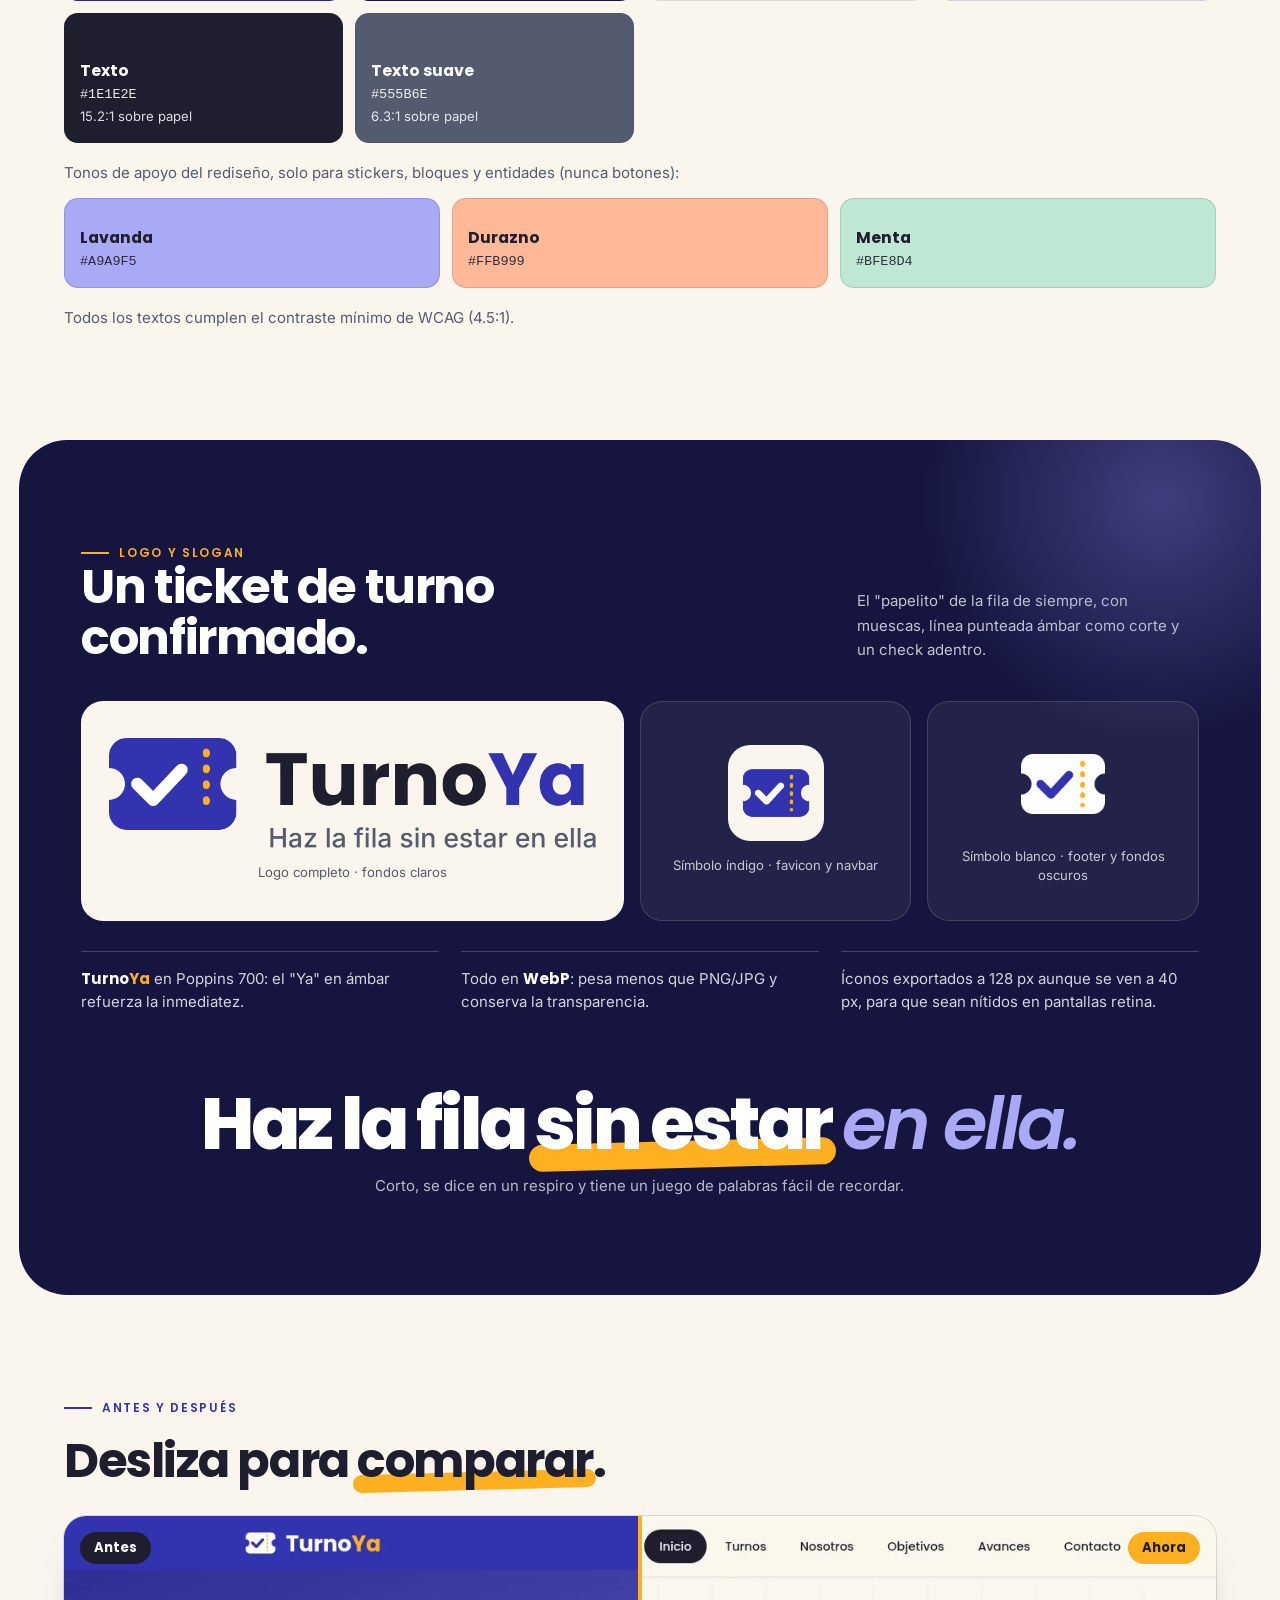
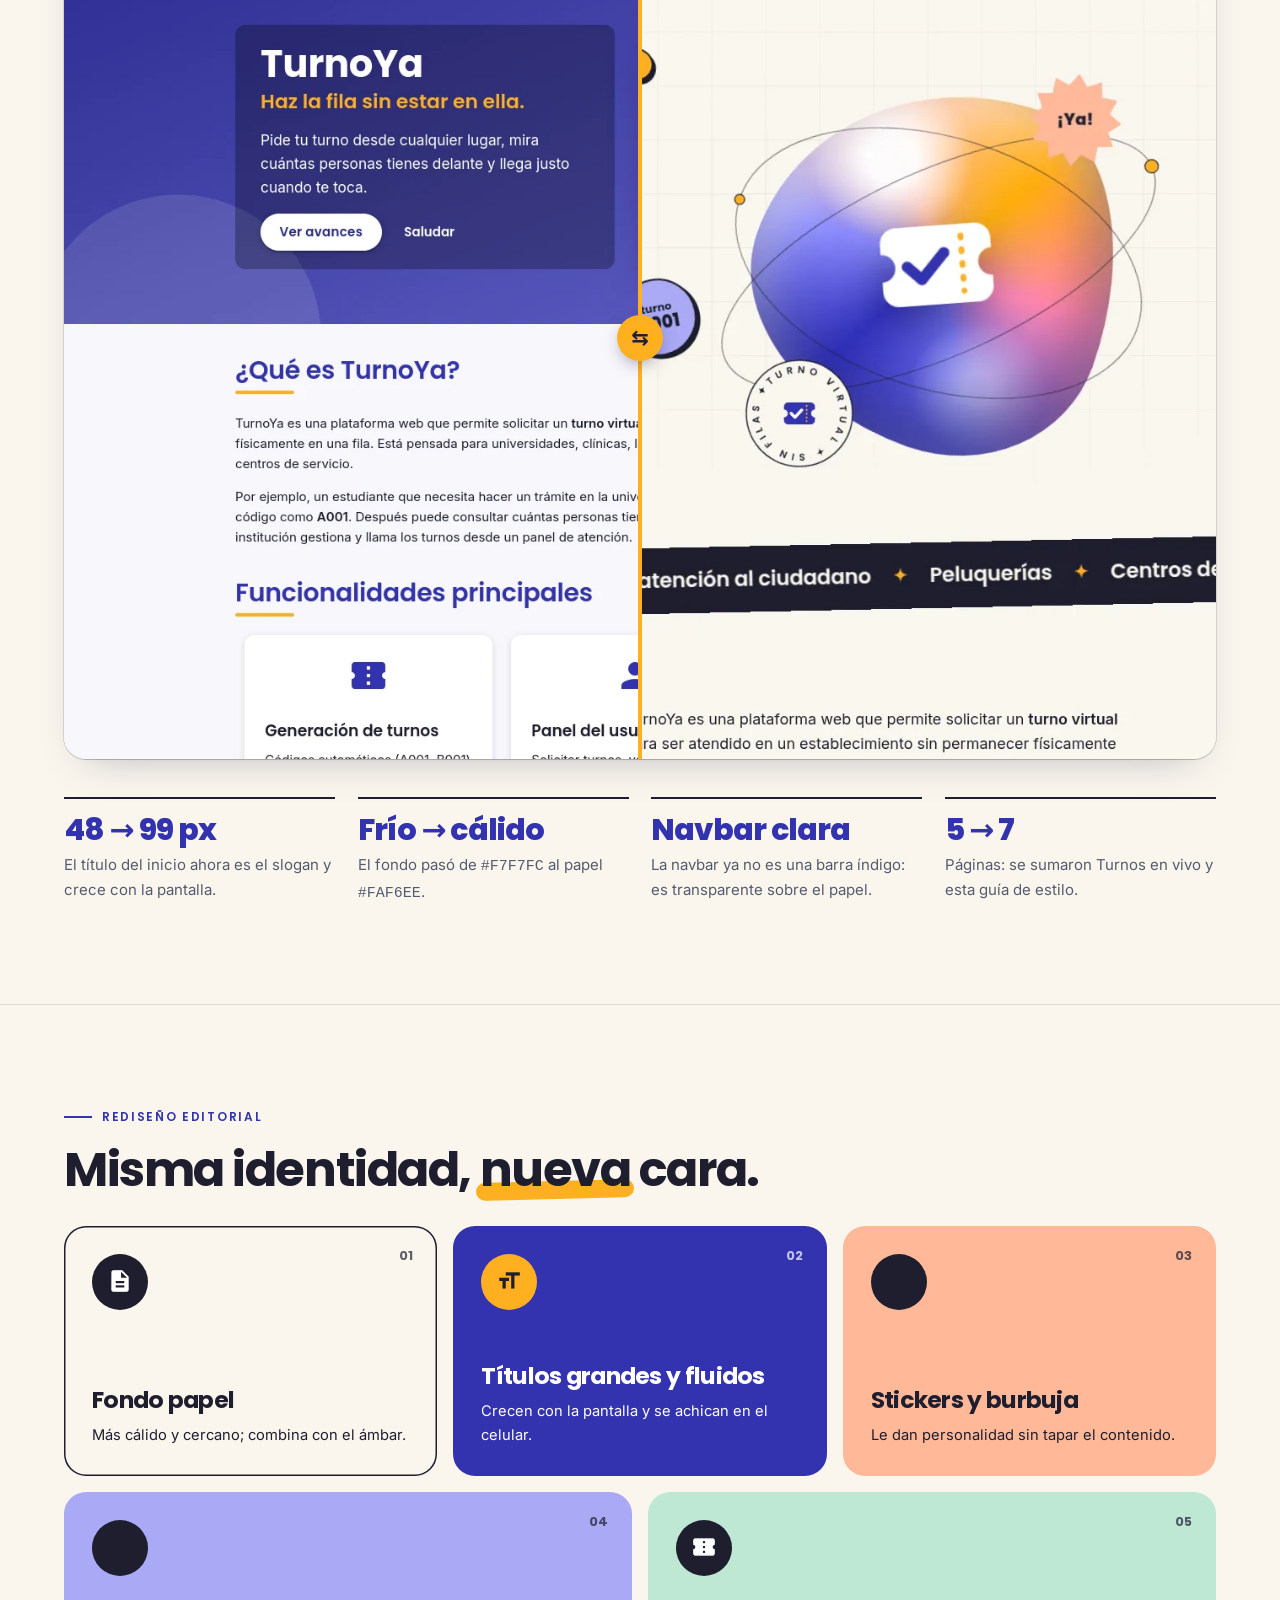
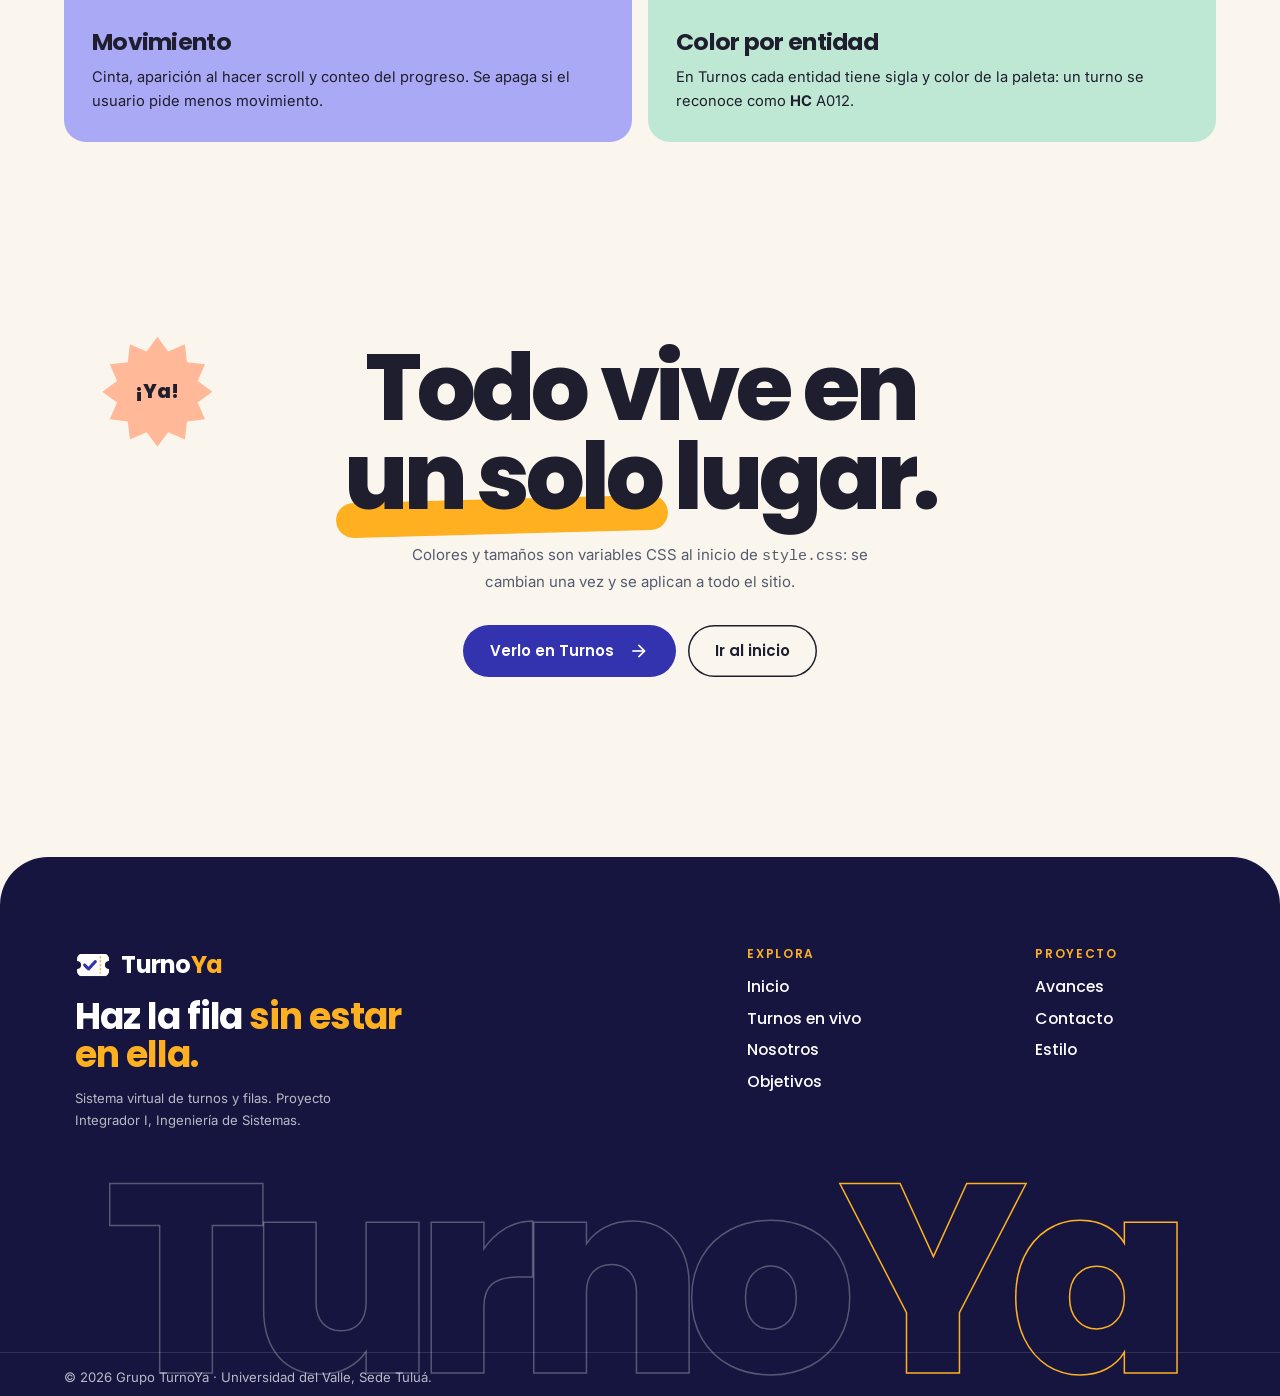
<file: proyecto_integrador/estilo.html>
<!DOCTYPE html>
<html lang="es">
<head>
  <meta charset="UTF-8">
  <meta name="viewport" content="width=device-width, initial-scale=1.0">
  <meta name="description" content="TurnoYa: haz la fila sin estar en ella. Guía visual: tipografía, color, logo y slogan.">
  <meta name="theme-color" content="#FAF6EE">
  <link rel="icon" type="image/webp" href="img/logo-icono.webp">
  <title>Estilo | TurnoYa</title>
  <!-- Marca que hay JavaScript para activar las animaciones de aparición -->
  <script>document.documentElement.classList.add("js");</script>
  <!-- Materialize CSS (CDN) -->
  <link rel="stylesheet" href="https://cdnjs.cloudflare.com/ajax/libs/materialize/1.0.0/css/materialize.min.css">
  <!-- Iconos y tipografía -->
  <link rel="stylesheet" href="https://fonts.googleapis.com/icon?family=Material+Icons">
  <link rel="preconnect" href="https://fonts.googleapis.com">
  <link rel="preconnect" href="https://fonts.gstatic.com" crossorigin>
  <!-- Tipografía primaria: Poppins (títulos, logo, botones) · Secundaria: Inter (texto) -->
  <link rel="stylesheet" href="https://fonts.googleapis.com/css2?family=Inter:wght@400;500;600&family=Poppins:ital,wght@0,500;0,600;0,700;0,800;1,600&display=swap">
  <!-- Estilos propios (?v= obliga al navegador a descargar la versión nueva) -->
  <link rel="stylesheet" href="css/style.css?v=20261124">
</head>
<body data-pagina="estilo">
<header>
  <nav class="navbar-turnoya" role="navigation">
    <div class="nav-wrapper container">
      <a href="index.html" class="brand-logo" aria-label="TurnoYa, ir al inicio"><img src="img/logo-icono.webp" alt="" class="logo-icono" width="40" height="40"><span class="logo-texto">Turno<span class="logo-ya">Ya</span></span></a>
      <a href="#" data-target="menu-movil" class="sidenav-trigger" aria-label="Abrir menú"><i class="material-icons">menu</i></a>
      <ul class="right hide-on-med-and-down"><li><a href="index.html">Inicio</a></li><li><a href="turnos.html">Turnos</a></li><li><a href="nosotros.html">Nosotros</a></li><li><a href="objetivos.html">Objetivos</a></li><li><a href="avances.html">Avances</a></li><li><a href="contacto.html">Contacto</a></li><li class="active"><a href="estilo.html">Estilo</a></li></ul>
    </div>
  </nav>
</header>
<ul class="sidenav" id="menu-movil"><li><div class="sidenav-logo"><img src="img/logo-icono.webp" alt="" width="40" height="40"><span class="logo-texto">Turno<span class="logo-ya">Ya</span></span></div></li><li><a href="index.html">Inicio</a></li><li><a href="turnos.html">Turnos</a></li><li><a href="nosotros.html">Nosotros</a></li><li><a href="objetivos.html">Objetivos</a></li><li><a href="avances.html">Avances</a></li><li><a href="contacto.html">Contacto</a></li><li class="active"><a href="estilo.html">Estilo</a></li></ul>
<main>
<section class="encabezado-pagina">
  <div class="burbuja" aria-hidden="true"></div>
  <span class="numero-pagina" aria-hidden="true">07</span>
  <div class="container">
    <p class="eyebrow">07 — Estilo</p>
    <h1>Así se <span class="resaltado">ve</span> TurnoYa.</h1>
    <p class="encabezado-intro">Nuestra guía visual: tipografía, color, logo y slogan, y por qué elegimos cada uno.</p>
  </div>
  <span class="sticker sticker-pildora" aria-hidden="true">Guía visual ✦</span>
</section>

<!-- 1. Punto de partida -->
<section class="seccion">
<div class="container">
  <p class="eyebrow revelar">Punto de partida</p>
  <h2 class="titulo-seccion revelar">Tres ideas guían <span class="resaltado">todo</span> el diseño.</h2>
  <div class="pasos">
    <div class="paso revelar">
      <span class="paso-numero">01</span>
      <h3>Público muy amplio</h3>
      <p>Estudiantes, adultos mayores, pacientes y personas con baja visión. Primero que todo, legible y accesible.</p>
    </div>
    <div class="paso revelar retraso-1">
      <span class="paso-numero">02</span>
      <h3>Uso rápido</h3>
      <p>Entras, pides tu turno y te vas. La forma sigue a la función.</p>
    </div>
    <div class="paso revelar retraso-2">
      <span class="paso-numero">03</span>
      <h3>Momento de espera</h3>
      <p>Esperar genera ansiedad. El diseño debe transmitir calma, orden y confianza.</p>
    </div>
  </div>
</div>
</section>

<!-- 2. Tipografía -->
<section class="seccion seccion-borde">
<div class="container">
  <p class="eyebrow revelar">Tipografía</p>
  <h2 class="titulo-seccion revelar">Dos fuentes, un <span class="resaltado">trabajo</span> cada una.</h2>

  <div class="fuentes">
    <article class="fuente-muestra revelar">
      <div class="fuente-cabecera">
        <span class="fuente-aa fuente-poppins" aria-hidden="true">Aa</span>
        <div>
          <span class="fuente-rol">Primaria · títulos</span>
          <h3 class="fuente-poppins">Poppins</h3>
        </div>
      </div>
      <p class="fuente-pesos fuente-poppins"><span style="font-weight:500">A012</span><span style="font-weight:600">A012</span><span style="font-weight:700">A012</span><span style="font-weight:800">A012</span></p>
      <ul class="fuente-razones">
        <li>Geométrica y redondeada: un servicio moderno y amable.</li>
        <li>Se usa en el logo, títulos, botones, menú y códigos de turno.</li>
      </ul>
    </article>
    <article class="fuente-muestra revelar retraso-1">
      <div class="fuente-cabecera">
        <span class="fuente-aa fuente-inter" aria-hidden="true">Aa</span>
        <div>
          <span class="fuente-rol">Secundaria · texto</span>
          <h3 class="fuente-inter">Inter</h3>
        </div>
      </div>
      <p class="fuente-pesos fuente-inter"><span>I l 1</span><span>O 0</span><span class="fuente-nota">no se confunden</span></p>
      <ul class="fuente-razones">
        <li>Diseñada para pantallas: se lee bien a 14–16 px, incluso en el celular.</li>
        <li>Se usa en párrafos, formularios, notas y fechas.</li>
      </ul>
    </article>
  </div>

  <div class="tipo-extra revelar">
    <div>
      <h3>¿Por qué sans serif?</h3>
      <p>Es más fácil de escanear para adultos mayores y personas con baja visión o dislexia, y es lo que el usuario espera en una app de servicios (Ley de Jakob).</p>
    </div>
    <div>
      <h3>Descartadas</h3>
      <div class="descartadas">
        <span class="chip">Roboto <small>sin identidad</small></span>
        <span class="chip">Merriweather <small>muy editorial</small></span>
        <span class="chip">Pacifico / Lobster <small>poco legibles</small></span>
      </div>
    </div>
  </div>

  <h3 class="subtitulo-estilo revelar">Escala tipográfica · proporción 1.25</h3>
  <ul class="escala revelar">
    <li><span class="escala-dato"><code>--texto-2xl</code>Hero · fluido</span><span class="escala-ej" style="font-size:var(--texto-2xl)">Haz la fila</span></li>
    <li><span class="escala-dato"><code>--texto-xl</code>Secciones · fluido</span><span class="escala-ej" style="font-size:var(--texto-xl)">Haz la fila</span></li>
    <li><span class="escala-dato"><code>--texto-lg</code>25 px</span><span class="escala-ej" style="font-size:var(--texto-lg)">Haz la fila</span></li>
    <li><span class="escala-dato"><code>--texto-md</code>20 px</span><span class="escala-ej" style="font-size:var(--texto-md)">Haz la fila</span></li>
    <li><span class="escala-dato"><code>--texto-base</code>16 px · Inter</span><span class="escala-ej escala-texto" style="font-size:var(--texto-base)">Haz la fila sin estar en ella.</span></li>
    <li><span class="escala-dato"><code>--texto-sm</code>14 px · Inter</span><span class="escala-ej escala-texto" style="font-size:var(--texto-sm)">Haz la fila sin estar en ella.</span></li>
  </ul>
</div>
</section>

<!-- 3. Color -->
<section class="seccion seccion-borde">
<div class="container">
  <p class="eyebrow revelar">Color</p>
  <h2 class="titulo-seccion revelar">Un color de marca y un <span class="resaltado">acento</span>.</h2>

  <div class="regla-color">
    <div class="regla revelar">
      <span class="regla-muestra" style="background:var(--color-primario)"></span>
      <div>
        <h3>Índigo = lo que se <em>pulsa</em></h3>
        <p>Botones, enlaces, menú. Transmite confianza y calma, y baja la ansiedad de la espera.</p>
        <a class="btn waves-effect waves-light" href="turnos.html">Pedir turno</a>
      </div>
    </div>
    <div class="regla revelar retraso-1">
      <span class="regla-muestra" style="background:var(--color-acento)"></span>
      <div>
        <h3>Ámbar = lo que se <em>mira</em></h3>
        <p>Complementario del índigo. Llama la atención como "prepárate" en un semáforo, sin parecer un error como el rojo.</p>
        <p class="regla-ejemplo">Tu turno es el <span class="resaltado">A012</span></p>
      </div>
    </div>
  </div>

  <h3 class="subtitulo-estilo revelar">La paleta</h3>
  <div class="paleta revelar">
    <div class="muestra muestra-grande" style="--m:#3333af;--t:#fff"><b>Índigo</b><code>#3333AF</code><span>Marca · interactivo · 9.4:1</span></div>
    <div class="muestra muestra-grande" style="--m:#ffb020;--t:#1e1e2e"><b>Ámbar</b><code>#FFB020</code><span>Acento · 9.0:1 con texto</span></div>
    <div class="muestra" style="--m:#2a2a8f;--t:#fff"><b>Índigo oscuro</b><code>#2A2A8F</code><span>Hover</span></div>
    <div class="muestra" style="--m:#15153f;--t:#fff"><b>Noche</b><code>#15153F</code><span>Footer y bloques oscuros</span></div>
    <div class="muestra" style="--m:#faf6ee;--t:#1e1e2e"><b>Papel</b><code>#FAF6EE</code><span>Fondo</span></div>
    <div class="muestra" style="--m:#ececf9;--t:#1e1e2e"><b>Índigo claro</b><code>#ECECF9</code><span>Estados activos</span></div>
    <div class="muestra" style="--m:#1e1e2e;--t:#fff"><b>Texto</b><code>#1E1E2E</code><span>15.2:1 sobre papel</span></div>
    <div class="muestra" style="--m:#555b6e;--t:#fff"><b>Texto suave</b><code>#555B6E</code><span>6.3:1 sobre papel</span></div>
  </div>
  <p class="nota-paleta revelar">Tonos de apoyo del rediseño, solo para stickers, bloques y entidades (nunca botones):</p>
  <div class="paleta paleta-apoyo revelar">
    <div class="muestra" style="--m:#a9a9f5;--t:#1e1e2e"><b>Lavanda</b><code>#A9A9F5</code></div>
    <div class="muestra" style="--m:#ffb999;--t:#1e1e2e"><b>Durazno</b><code>#FFB999</code></div>
    <div class="muestra" style="--m:#bfe8d4;--t:#1e1e2e"><b>Menta</b><code>#BFE8D4</code></div>
  </div>
  <p class="nota-paleta revelar">Todos los textos cumplen el contraste mínimo de WCAG (4.5:1).</p>
</div>
</section>

<!-- 4. Logo y slogan -->
<section class="seccion seccion-oscura">
<div class="container">
  <div class="cabecera-seccion revelar">
    <div>
      <p class="eyebrow">Logo y slogan</p>
      <h2 class="titulo-seccion">Un ticket de turno confirmado.</h2>
    </div>
    <p>El "papelito" de la fila de siempre, con muescas, línea punteada ámbar como corte y un check adentro.</p>
  </div>

  <div class="logo-grid">
    <div class="logo-pieza logo-pieza-clara revelar">
      <img src="img/logo.webp" alt="Logo completo de TurnoYa con el slogan" width="826" height="187" loading="lazy">
      <span>Logo completo · fondos claros</span>
    </div>
    <div class="logo-pieza revelar retraso-1">
      <img src="img/logo-icono.webp" alt="Símbolo índigo de TurnoYa" width="96" height="96" loading="lazy" class="logo-sobre-papel">
      <span>Símbolo índigo · favicon y navbar</span>
    </div>
    <div class="logo-pieza revelar retraso-2">
      <img src="img/logo-icono-claro.webp" alt="Símbolo blanco de TurnoYa" width="96" height="96" loading="lazy">
      <span>Símbolo blanco · footer y fondos oscuros</span>
    </div>
  </div>

  <ul class="logo-datos revelar">
    <li><b>Turno<span class="ya-acento">Ya</span></b> en Poppins 700: el "Ya" en ámbar refuerza la inmediatez.</li>
    <li>Todo en <b>WebP</b>: pesa menos que PNG/JPG y conserva la transparencia.</li>
    <li>Íconos exportados a 128 px aunque se ven a 40 px, para que sean nítidos en pantallas retina.</li>
  </ul>

  <div class="slogan-grande revelar">
    <p>Haz la fila <span class="resaltado">sin estar</span> <em>en ella.</em></p>
    <span>Corto, se dice en un respiro y tiene un juego de palabras fácil de recordar.</span>
  </div>
</div>
</section>

<!-- 5. Antes y después -->
<section class="seccion">
<div class="container">
  <p class="eyebrow revelar">Antes y después</p>
  <h2 class="titulo-seccion revelar">Desliza para <span class="resaltado">comparar</span>.</h2>

  <div class="comparador revelar" id="comparador">
    <img src="img/capturas/nuevo-index.webp" alt="Inicio con el rediseño actual" width="1366" height="1000" loading="lazy">
    <div class="comparador-antes">
      <img src="img/capturas/despues-index.webp" alt="Inicio en la versión anterior" width="1366" height="1000" loading="lazy">
    </div>
    <span class="comparador-etiqueta izq">Antes</span>
    <span class="comparador-etiqueta der">Ahora</span>
    <span class="comparador-linea" aria-hidden="true"></span>
    <input type="range" min="0" max="100" value="50" aria-label="Mover para comparar la versión anterior con la actual">
  </div>

  <div class="cambios revelar">
    <div><span class="cambio-num">48 → 99 px</span><p>El título del inicio ahora es el slogan y crece con la pantalla.</p></div>
    <div><span class="cambio-num">Frío → cálido</span><p>El fondo pasó de <code>#F7F7FC</code> al papel <code>#FAF6EE</code>.</p></div>
    <div><span class="cambio-num">Navbar clara</span><p>La navbar ya no es una barra índigo: es transparente sobre el papel.</p></div>
    <div><span class="cambio-num">5 → 7</span><p>Páginas: se sumaron Turnos en vivo y esta guía de estilo.</p></div>
  </div>
</div>
</section>

<!-- 6. Rediseño -->
<section class="seccion seccion-borde">
<div class="container">
  <p class="eyebrow revelar">Rediseño editorial</p>
  <h2 class="titulo-seccion revelar">Misma identidad, <span class="resaltado">nueva</span> cara.</h2>
  <div class="bento">
    <div class="funcion funcion-papel funcion-borde revelar">
      <span class="funcion-num">01</span>
      <span class="funcion-icono"><i class="material-icons" aria-hidden="true">description</i></span>
      <div><h3>Fondo papel</h3><p>Más cálido y cercano; combina con el ámbar.</p></div>
    </div>
    <div class="funcion funcion-indigo revelar retraso-1">
      <span class="funcion-num">02</span>
      <span class="funcion-icono"><i class="material-icons" aria-hidden="true">format_size</i></span>
      <div><h3>Títulos grandes y fluidos</h3><p>Crecen con la pantalla y se achican en el celular.</p></div>
    </div>
    <div class="funcion funcion-durazno revelar retraso-2">
      <span class="funcion-num">03</span>
      <span class="funcion-icono"><i class="material-icons" aria-hidden="true">auto_awesome</i></span>
      <div><h3>Stickers y burbuja</h3><p>Le dan personalidad sin tapar el contenido.</p></div>
    </div>
    <div class="funcion funcion-lavanda ancha revelar">
      <span class="funcion-num">04</span>
      <span class="funcion-icono"><i class="material-icons" aria-hidden="true">animation</i></span>
      <div><h3>Movimiento</h3><p>Cinta, aparición al hacer scroll y conteo del progreso. Se apaga si el usuario pide menos movimiento.</p></div>
    </div>
    <div class="funcion funcion-menta ancha revelar retraso-1">
      <span class="funcion-num">05</span>
      <span class="funcion-icono"><i class="material-icons" aria-hidden="true">confirmation_number</i></span>
      <div><h3>Color por entidad</h3><p>En Turnos cada entidad tiene sigla y color de la paleta: un turno se reconoce como <b>HC</b> A012.</p></div>
    </div>
  </div>
</div>
</section>

<section class="cta">
  <span class="sticker sticker-estrella" aria-hidden="true"><span>¡Ya!</span></span>
  <div class="container">
    <h2 class="revelar">Todo vive en <span class="resaltado">un solo</span> lugar.</h2>
    <p class="cta-texto revelar">Colores y tamaños son variables CSS al inicio de <code>style.css</code>: se cambian una vez y se aplican a todo el sitio.</p>
    <div class="hero-acciones revelar">
      <a class="btn btn-large waves-effect waves-light" href="turnos.html">Verlo en Turnos<i class="material-icons right" aria-hidden="true">arrow_forward</i></a>
      <a class="btn-flat waves-effect" href="index.html">Ir al inicio</a>
    </div>
  </div>
</section>
</main>
<footer class="page-footer">
  <div class="container">
    <div class="row">
      <div class="col l6 s12">
        <div class="footer-logo"><img src="img/logo-icono-claro.webp" alt="" width="36" height="36"><span class="logo-texto">Turno<span class="logo-ya">Ya</span></span></div>
        <p class="slogan-footer">Haz la fila <span>sin estar en ella.</span></p>
        <p class="grey-text text-lighten-3">Sistema virtual de turnos y filas. Proyecto Integrador I, Ingeniería de Sistemas.</p>
      </div>
      <div class="col l3 offset-l1 s6">
        <h5>Explora</h5>
        <ul>
          <li><a href="index.html">Inicio</a></li>
          <li><a href="turnos.html">Turnos en vivo</a></li>
          <li><a href="nosotros.html">Nosotros</a></li>
          <li><a href="objetivos.html">Objetivos</a></li>
        </ul>
      </div>
      <div class="col l2 s6">
        <h5>Proyecto</h5>
        <ul>
          <li><a href="avances.html">Avances</a></li>
          <li><a href="contacto.html">Contacto</a></li>
          <li><a href="estilo.html">Estilo</a></li>
        </ul>
      </div>
    </div>
  </div>
  <div class="marca-gigante" aria-hidden="true">Turno<span>Ya</span></div>
  <div class="footer-copyright">
    <div class="container">
      © 2026 Grupo TurnoYa · Universidad del Valle, Sede Tuluá.
    </div>
  </div>
</footer>
<!-- Materialize JS (CDN) -->
<script src="https://cdnjs.cloudflare.com/ajax/libs/materialize/1.0.0/js/materialize.min.js"></script>
<!-- JavaScript propio -->
<script src="js/main.js?v=20261124"></script>
</body>
</html>
</file>
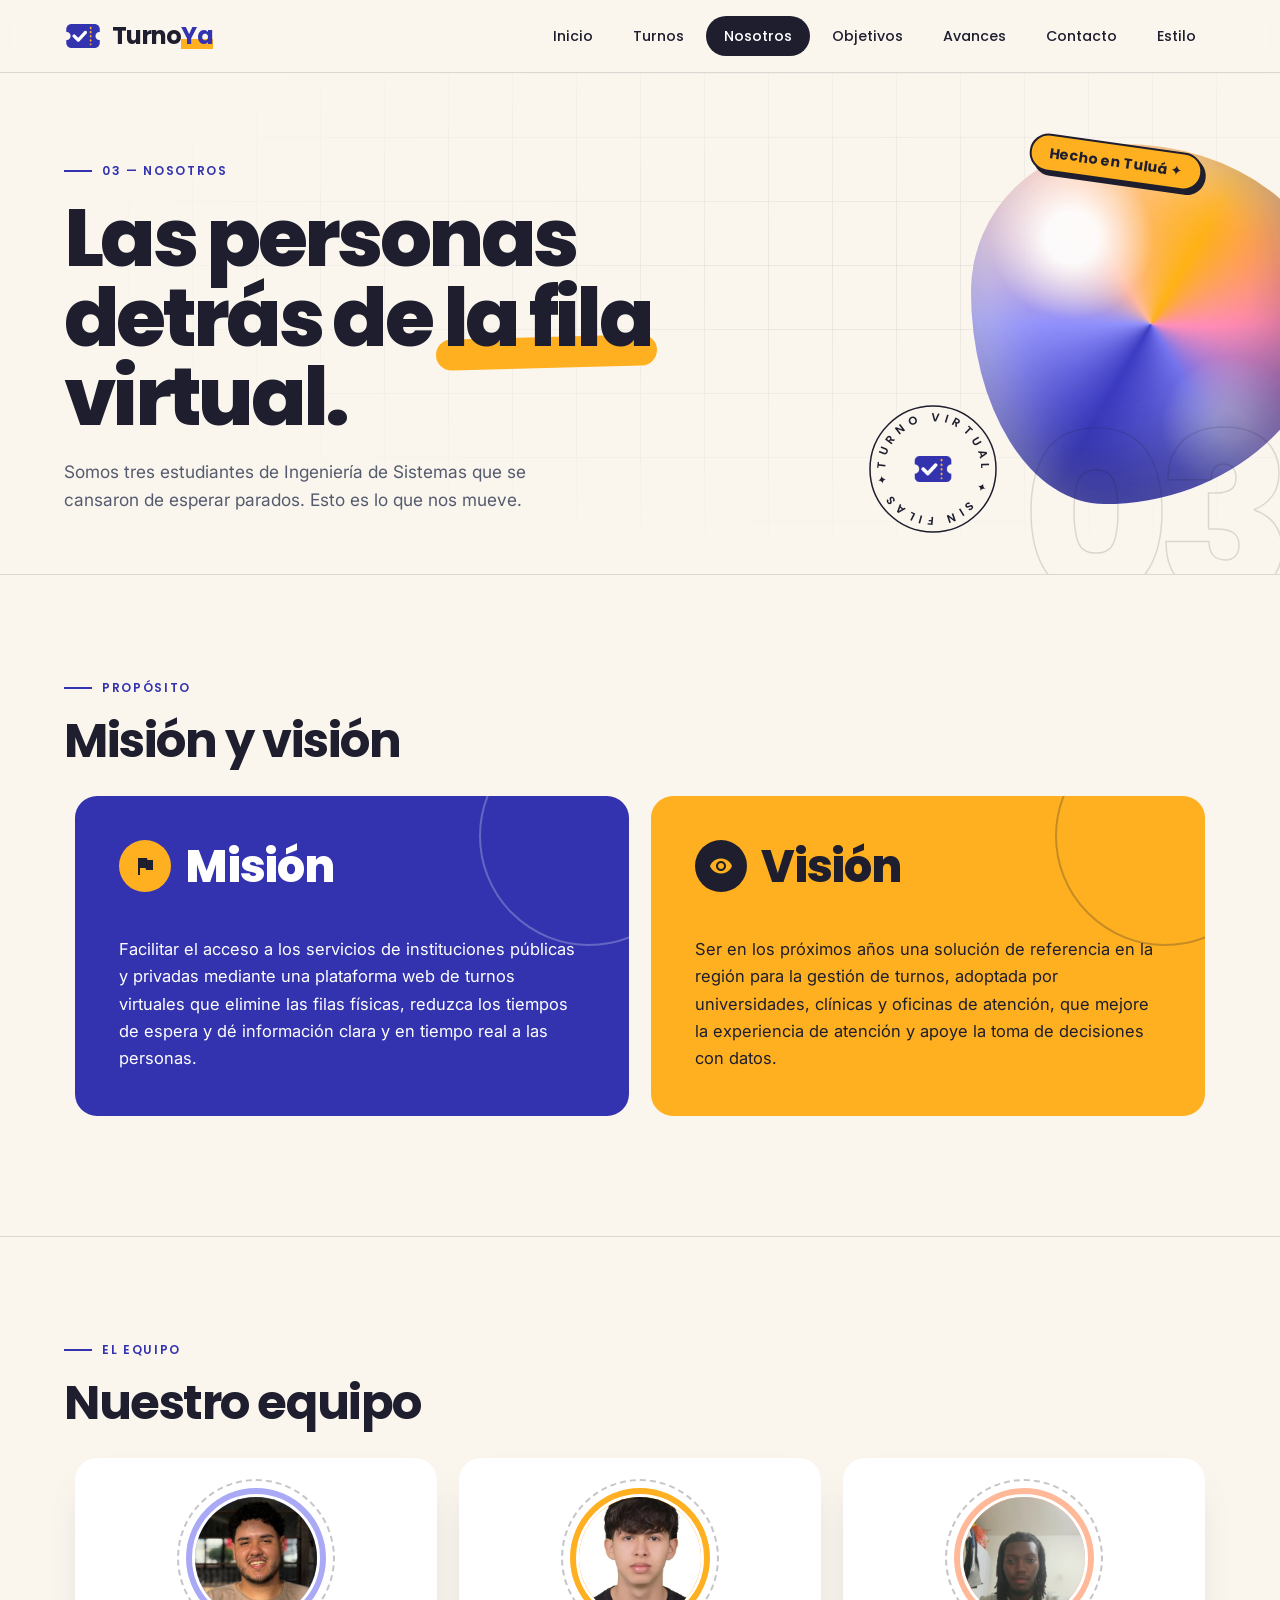
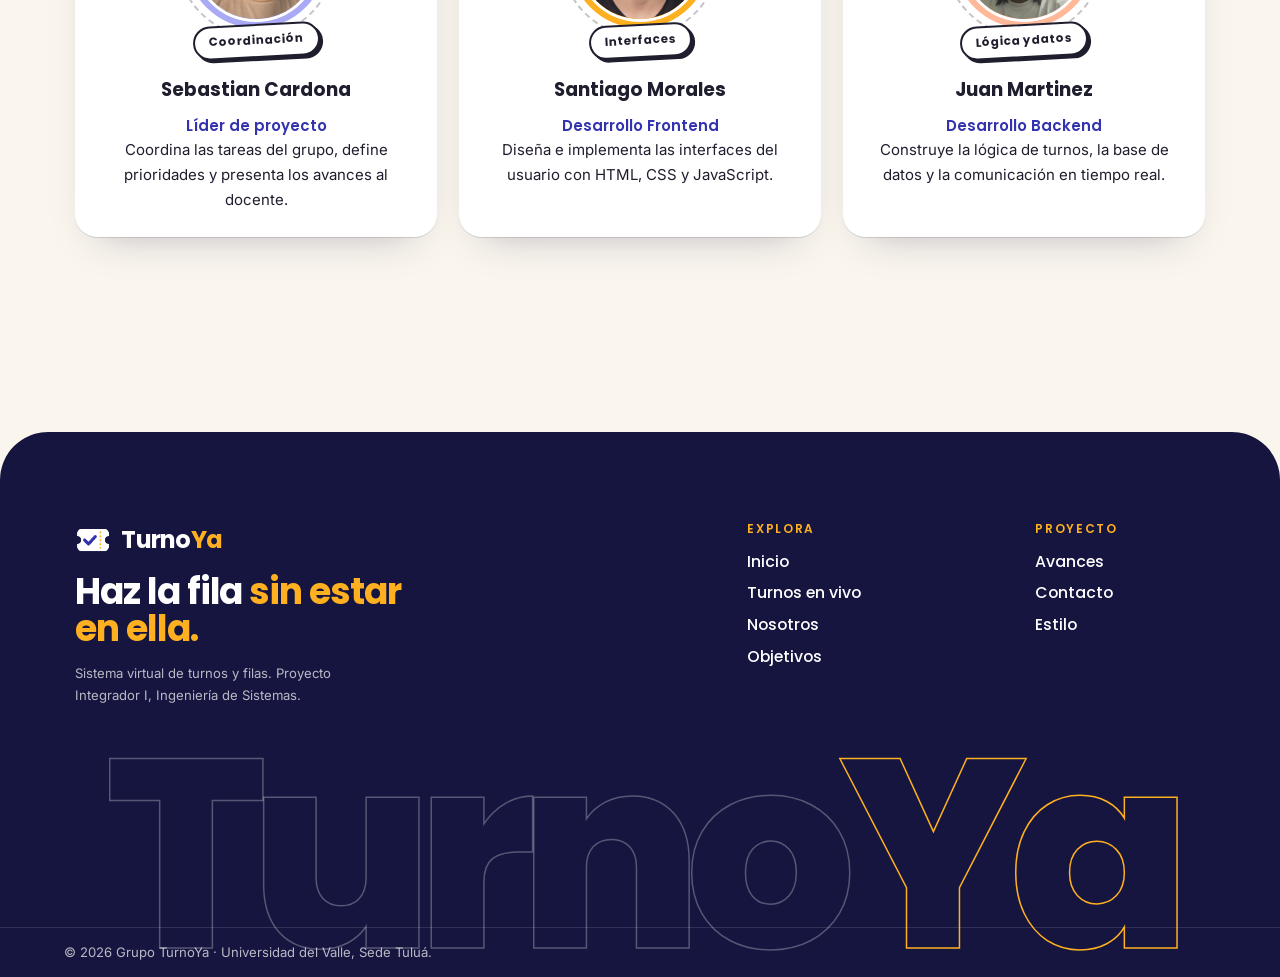
<file: proyecto_integrador/nosotros.html>
<!DOCTYPE html>
<html lang="es">
<head>
  <meta charset="UTF-8">
  <meta name="viewport" content="width=device-width, initial-scale=1.0">
  <meta name="description" content="TurnoYa: haz la fila sin estar en ella. Sistema virtual de turnos y filas.">
  <meta name="theme-color" content="#FAF6EE">
  <link rel="icon" type="image/webp" href="img/logo-icono.webp">
  <title>Nosotros | TurnoYa</title>
  <!-- Marca que hay JavaScript para activar las animaciones de aparición -->
  <script>document.documentElement.classList.add("js");</script>
  <!-- Materialize CSS (CDN) -->
  <link rel="stylesheet" href="https://cdnjs.cloudflare.com/ajax/libs/materialize/1.0.0/css/materialize.min.css">
  <!-- Iconos y tipografía -->
  <link rel="stylesheet" href="https://fonts.googleapis.com/icon?family=Material+Icons">
  <link rel="preconnect" href="https://fonts.googleapis.com">
  <link rel="preconnect" href="https://fonts.gstatic.com" crossorigin>
  <!-- Tipografía primaria: Poppins (títulos, logo, botones) · Secundaria: Inter (texto) -->
  <link rel="stylesheet" href="https://fonts.googleapis.com/css2?family=Inter:wght@400;500;600&family=Poppins:ital,wght@0,500;0,600;0,700;0,800;1,600&display=swap">
  <!-- Estilos propios (?v= obliga al navegador a descargar la versión nueva) -->
  <link rel="stylesheet" href="css/style.css?v=20261124">
</head>
<body data-pagina="nosotros">
<header>
  <nav class="navbar-turnoya" role="navigation">
    <div class="nav-wrapper container">
      <a href="index.html" class="brand-logo" aria-label="TurnoYa, ir al inicio"><img src="img/logo-icono.webp" alt="" class="logo-icono" width="40" height="40"><span class="logo-texto">Turno<span class="logo-ya">Ya</span></span></a>
      <a href="#" data-target="menu-movil" class="sidenav-trigger" aria-label="Abrir menú"><i class="material-icons">menu</i></a>
      <ul class="right hide-on-med-and-down"><li><a href="index.html">Inicio</a></li><li><a href="turnos.html">Turnos</a></li><li class="active"><a href="nosotros.html">Nosotros</a></li><li><a href="objetivos.html">Objetivos</a></li><li><a href="avances.html">Avances</a></li><li><a href="contacto.html">Contacto</a></li><li><a href="estilo.html">Estilo</a></li></ul>
    </div>
  </nav>
</header>
<ul class="sidenav" id="menu-movil"><li><div class="sidenav-logo"><img src="img/logo-icono.webp" alt="" width="40" height="40"><span class="logo-texto">Turno<span class="logo-ya">Ya</span></span></div></li><li><a href="index.html">Inicio</a></li><li><a href="turnos.html">Turnos</a></li><li class="active"><a href="nosotros.html">Nosotros</a></li><li><a href="objetivos.html">Objetivos</a></li><li><a href="avances.html">Avances</a></li><li><a href="contacto.html">Contacto</a></li><li><a href="estilo.html">Estilo</a></li></ul>
<main>
<section class="encabezado-pagina">
  <div class="burbuja" aria-hidden="true"></div>
  <span class="numero-pagina" aria-hidden="true">03</span>
  <div class="container">
    <p class="eyebrow">03 — Nosotros</p>
    <h1>Las personas detrás de <span class="resaltado">la fila</span> virtual.</h1>
    <p class="encabezado-intro">Somos tres estudiantes de Ingeniería de Sistemas que se cansaron de esperar parados. Esto es lo que nos mueve.</p>
  </div>
  <span class="sticker sticker-pildora" aria-hidden="true">Hecho en Tuluá ✦</span>
  <div class="sello" aria-hidden="true">
        <svg viewBox="0 0 130 130"><defs><path id="sello-nosotros" d="M65,65 m-48,0 a48,48 0 1,1 96,0 a48,48 0 1,1 -96,0"/></defs><circle class="sello-fondo" cx="65" cy="65" r="63"/><text><textPath href="#sello-nosotros" textLength="299" lengthAdjust="spacing">Turno virtual ✦ Sin filas ✦ </textPath></text></svg>
        <div class="sello-centro"><img src="img/logo-icono.webp" alt="" width="42" height="42"></div>
      </div>
</section>
<section class="seccion">
<div class="container">
  <p class="eyebrow revelar">Propósito</p>
  <h2 class="titulo-seccion revelar">Misión y visión</h2>
  <div class="row fila-uniforme">
    <div class="col s12 m6">
      <div class="bloque-mv bloque-mision revelar">
        <h3><i class="material-icons" aria-hidden="true">flag</i>Misión</h3>
        <p>Facilitar el acceso a los servicios de instituciones públicas y privadas mediante una plataforma web de turnos virtuales que elimine las filas físicas, reduzca los tiempos de espera y dé información clara y en tiempo real a las personas.</p>
      </div>
    </div>
    <div class="col s12 m6">
      <div class="bloque-mv bloque-vision revelar retraso-1">
        <h3><i class="material-icons" aria-hidden="true">visibility</i>Visión</h3>
        <p>Ser en los próximos años una solución de referencia en la región para la gestión de turnos, adoptada por universidades, clínicas y oficinas de atención, que mejore la experiencia de atención y apoye la toma de decisiones con datos.</p>
      </div>
    </div>
  </div>
</div>
</section>

<section class="seccion seccion-borde">
<div class="container">
  <p class="eyebrow revelar">El equipo</p>
  <h2 class="titulo-seccion revelar">Nuestro equipo</h2>
  <div class="row fila-uniforme">
    <div class="col s12 m6 l4">
      <div class="card card-integrante revelar">
        <div class="marco-avatar">
          <img class="avatar-integrante" src="img/avatar-1.webp" alt="Foto de Sebastian Cardona" width="130" height="130" loading="lazy">
        </div>
        <span class="etiqueta-integrante">Coordinación</span>
        <div class="card-content">
          <span class="card-title">Sebastian Cardona</span>
          <p class="rol">Líder de proyecto</p>
          <p>Coordina las tareas del grupo, define prioridades y presenta los avances al docente.</p>
        </div>
      </div>
    </div>
    <div class="col s12 m6 l4">
      <div class="card card-integrante revelar retraso-1">
        <div class="marco-avatar">
          <img class="avatar-integrante" src="img/avatar-2.webp" alt="Foto de Santiago Morales" width="130" height="130" loading="lazy">
        </div>
        <span class="etiqueta-integrante">Interfaces</span>
        <div class="card-content">
          <span class="card-title">Santiago Morales</span>
          <p class="rol">Desarrollo Frontend</p>
          <p>Diseña e implementa las interfaces del usuario con HTML, CSS y JavaScript.</p>
        </div>
      </div>
    </div>
    <div class="col s12 m6 l4">
      <div class="card card-integrante revelar retraso-2">
        <div class="marco-avatar">
          <img class="avatar-integrante" src="img/avatar-3.webp" alt="Foto de Juan Martinez" width="130" height="130" loading="lazy">
        </div>
        <span class="etiqueta-integrante">Lógica y datos</span>
        <div class="card-content">
          <span class="card-title">Juan Martinez</span>
          <p class="rol">Desarrollo Backend</p>
          <p>Construye la lógica de turnos, la base de datos y la comunicación en tiempo real.</p>
        </div>
      </div>
    </div>
  </div>
</div>
</section>
</main>
<footer class="page-footer">
  <div class="container">
    <div class="row">
      <div class="col l6 s12">
        <div class="footer-logo"><img src="img/logo-icono-claro.webp" alt="" width="36" height="36"><span class="logo-texto">Turno<span class="logo-ya">Ya</span></span></div>
        <p class="slogan-footer">Haz la fila <span>sin estar en ella.</span></p>
        <p class="grey-text text-lighten-3">Sistema virtual de turnos y filas. Proyecto Integrador I, Ingeniería de Sistemas.</p>
      </div>
      <div class="col l3 offset-l1 s6">
        <h5>Explora</h5>
        <ul>
          <li><a href="index.html">Inicio</a></li>
          <li><a href="turnos.html">Turnos en vivo</a></li>
          <li><a href="nosotros.html">Nosotros</a></li>
          <li><a href="objetivos.html">Objetivos</a></li>
        </ul>
      </div>
      <div class="col l2 s6">
        <h5>Proyecto</h5>
        <ul>
          <li><a href="avances.html">Avances</a></li>
          <li><a href="contacto.html">Contacto</a></li>
          <li><a href="estilo.html">Estilo</a></li>
        </ul>
      </div>
    </div>
  </div>
  <div class="marca-gigante" aria-hidden="true">Turno<span>Ya</span></div>
  <div class="footer-copyright">
    <div class="container">
      © 2026 Grupo TurnoYa · Universidad del Valle, Sede Tuluá.
    </div>
  </div>
</footer>
<!-- Materialize JS (CDN) -->
<script src="https://cdnjs.cloudflare.com/ajax/libs/materialize/1.0.0/js/materialize.min.js"></script>
<!-- JavaScript propio -->
<script src="js/main.js?v=20261124"></script>
</body>
</html>
</file>
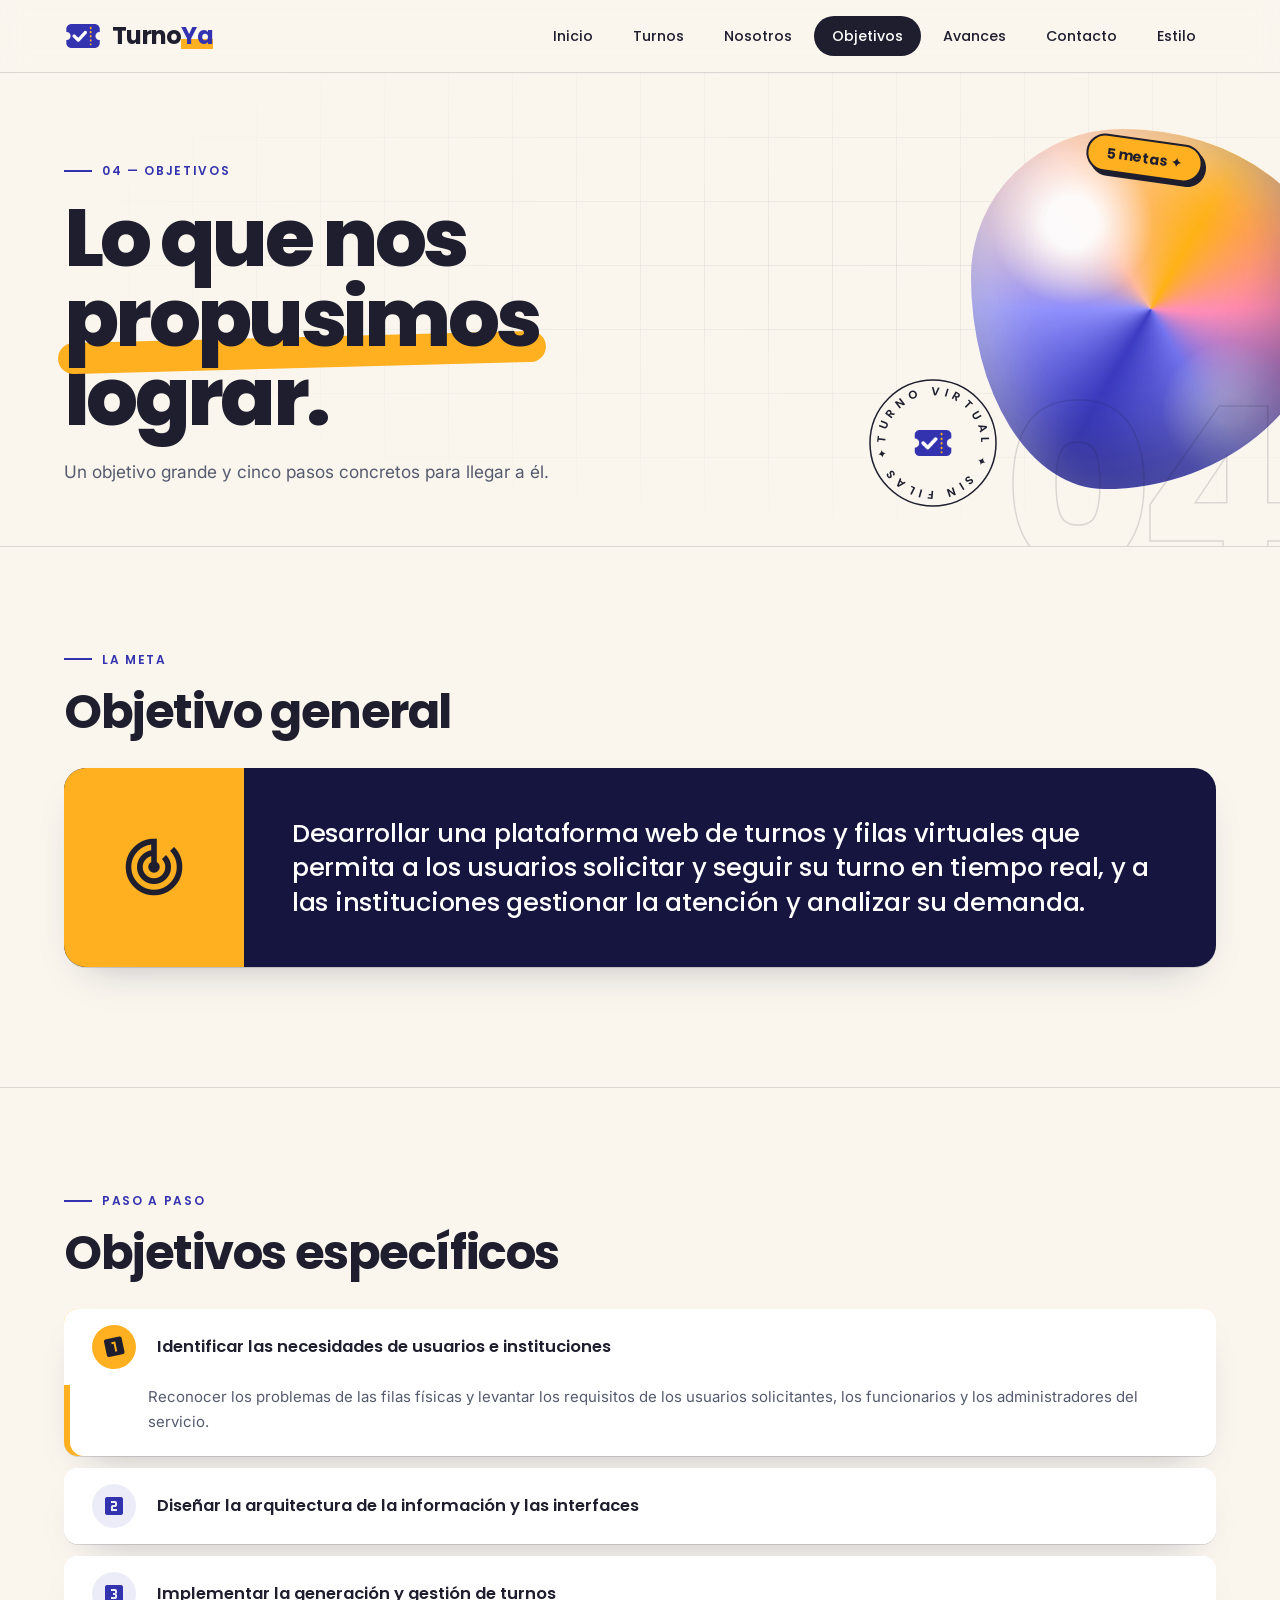
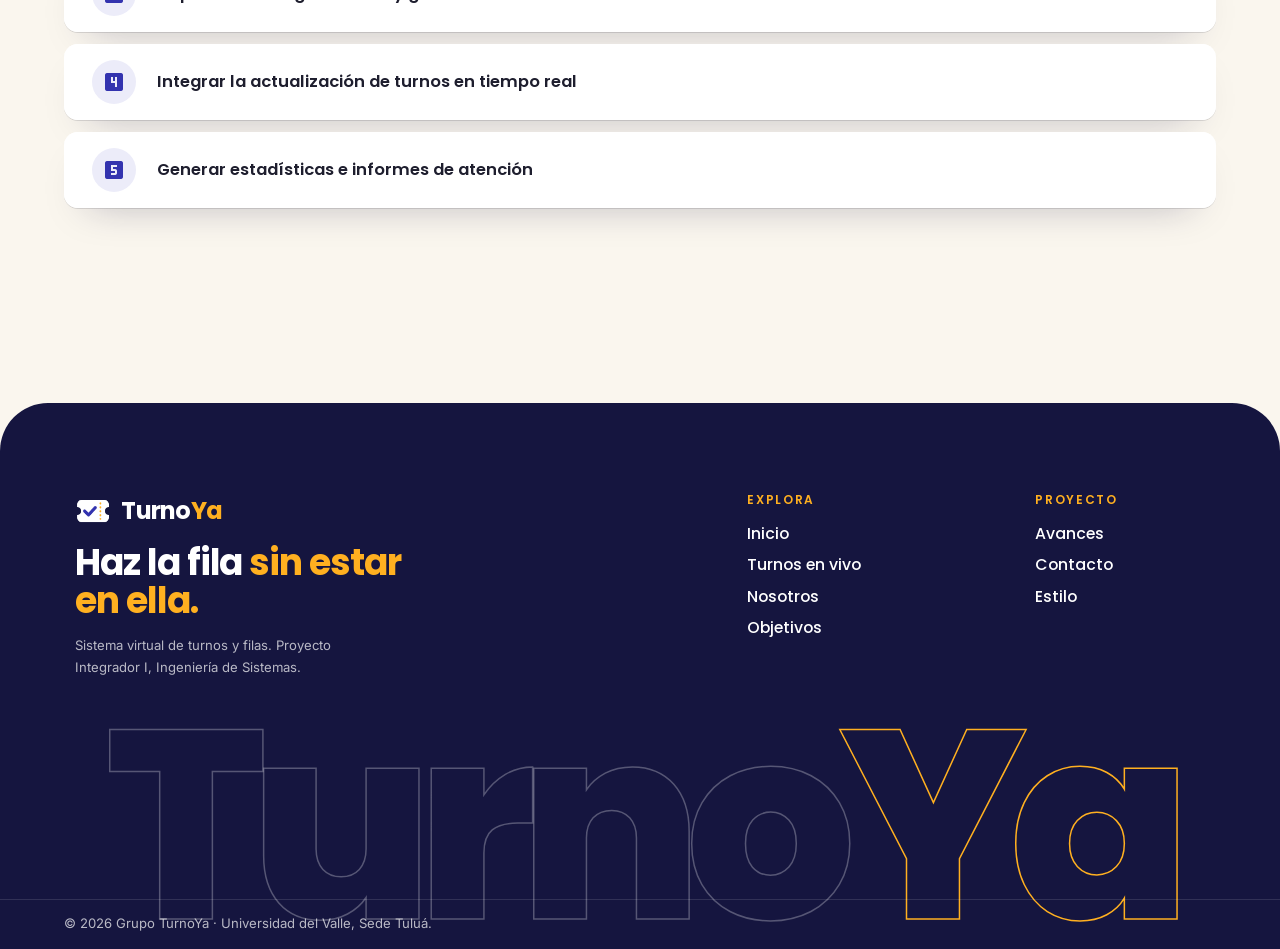
<file: proyecto_integrador/objetivos.html>
<!DOCTYPE html>
<html lang="es">
<head>
  <meta charset="UTF-8">
  <meta name="viewport" content="width=device-width, initial-scale=1.0">
  <meta name="description" content="TurnoYa: haz la fila sin estar en ella. Sistema virtual de turnos y filas.">
  <meta name="theme-color" content="#FAF6EE">
  <link rel="icon" type="image/webp" href="img/logo-icono.webp">
  <title>Objetivos | TurnoYa</title>
  <!-- Marca que hay JavaScript para activar las animaciones de aparición -->
  <script>document.documentElement.classList.add("js");</script>
  <!-- Materialize CSS (CDN) -->
  <link rel="stylesheet" href="https://cdnjs.cloudflare.com/ajax/libs/materialize/1.0.0/css/materialize.min.css">
  <!-- Iconos y tipografía -->
  <link rel="stylesheet" href="https://fonts.googleapis.com/icon?family=Material+Icons">
  <link rel="preconnect" href="https://fonts.googleapis.com">
  <link rel="preconnect" href="https://fonts.gstatic.com" crossorigin>
  <!-- Tipografía primaria: Poppins (títulos, logo, botones) · Secundaria: Inter (texto) -->
  <link rel="stylesheet" href="https://fonts.googleapis.com/css2?family=Inter:wght@400;500;600&family=Poppins:ital,wght@0,500;0,600;0,700;0,800;1,600&display=swap">
  <!-- Estilos propios (?v= obliga al navegador a descargar la versión nueva) -->
  <link rel="stylesheet" href="css/style.css?v=20261124">
</head>
<body data-pagina="objetivos">
<header>
  <nav class="navbar-turnoya" role="navigation">
    <div class="nav-wrapper container">
      <a href="index.html" class="brand-logo" aria-label="TurnoYa, ir al inicio"><img src="img/logo-icono.webp" alt="" class="logo-icono" width="40" height="40"><span class="logo-texto">Turno<span class="logo-ya">Ya</span></span></a>
      <a href="#" data-target="menu-movil" class="sidenav-trigger" aria-label="Abrir menú"><i class="material-icons">menu</i></a>
      <ul class="right hide-on-med-and-down"><li><a href="index.html">Inicio</a></li><li><a href="turnos.html">Turnos</a></li><li><a href="nosotros.html">Nosotros</a></li><li class="active"><a href="objetivos.html">Objetivos</a></li><li><a href="avances.html">Avances</a></li><li><a href="contacto.html">Contacto</a></li><li><a href="estilo.html">Estilo</a></li></ul>
    </div>
  </nav>
</header>
<ul class="sidenav" id="menu-movil"><li><div class="sidenav-logo"><img src="img/logo-icono.webp" alt="" width="40" height="40"><span class="logo-texto">Turno<span class="logo-ya">Ya</span></span></div></li><li><a href="index.html">Inicio</a></li><li><a href="turnos.html">Turnos</a></li><li><a href="nosotros.html">Nosotros</a></li><li class="active"><a href="objetivos.html">Objetivos</a></li><li><a href="avances.html">Avances</a></li><li><a href="contacto.html">Contacto</a></li><li><a href="estilo.html">Estilo</a></li></ul>
<main>
<section class="encabezado-pagina">
  <div class="burbuja" aria-hidden="true"></div>
  <span class="numero-pagina" aria-hidden="true">04</span>
  <div class="container">
    <p class="eyebrow">04 — Objetivos</p>
    <h1>Lo que nos <span class="resaltado">propusimos</span> lograr.</h1>
    <p class="encabezado-intro">Un objetivo grande y cinco pasos concretos para llegar a él.</p>
  </div>
  <span class="sticker sticker-pildora" aria-hidden="true">5 metas ✦</span>
  <div class="sello" aria-hidden="true">
        <svg viewBox="0 0 130 130"><defs><path id="sello-objetivos" d="M65,65 m-48,0 a48,48 0 1,1 96,0 a48,48 0 1,1 -96,0"/></defs><circle class="sello-fondo" cx="65" cy="65" r="63"/><text><textPath href="#sello-objetivos" textLength="299" lengthAdjust="spacing">Turno virtual ✦ Sin filas ✦ </textPath></text></svg>
        <div class="sello-centro"><img src="img/logo-icono.webp" alt="" width="42" height="42"></div>
      </div>
</section>
<section class="seccion">
<div class="container">
  <p class="eyebrow revelar">La meta</p>
  <h2 class="titulo-seccion revelar">Objetivo general</h2>
  <div class="card horizontal revelar">
    <div class="card-image card-icono-lateral">
      <i class="material-icons" aria-hidden="true">track_changes</i>
    </div>
    <div class="card-stacked">
      <div class="card-content">
        <p>Desarrollar una plataforma web de turnos y filas virtuales que permita a los usuarios solicitar y seguir su turno en tiempo real, y a las instituciones gestionar la atención y analizar su demanda.</p>
      </div>
    </div>
  </div>
</div>
</section>

<section class="seccion seccion-borde">
<div class="container">
  <p class="eyebrow revelar">Paso a paso</p>
  <h2 class="titulo-seccion revelar">Objetivos específicos</h2>
  <ul class="collapsible revelar">
    <li class="active">
      <div class="collapsible-header"><i class="material-icons" aria-hidden="true">looks_one</i>Identificar las necesidades de usuarios e instituciones</div>
      <div class="collapsible-body"><span>Reconocer los problemas de las filas físicas y levantar los requisitos de los usuarios solicitantes, los funcionarios y los administradores del servicio.</span></div>
    </li>
    <li>
      <div class="collapsible-header"><i class="material-icons" aria-hidden="true">looks_two</i>Diseñar la arquitectura de la información y las interfaces</div>
      <div class="collapsible-body"><span>Definir el inventario de contenidos, el mapa del sitio y la navegación para que cada tipo de usuario encuentre lo que busca con pocos clics.</span></div>
    </li>
    <li>
      <div class="collapsible-header"><i class="material-icons" aria-hidden="true">looks_3</i>Implementar la generación y gestión de turnos</div>
      <div class="collapsible-body"><span>Programar la asignación automática de códigos por servicio, el panel del usuario y el panel de atención (llamar, repetir, finalizar y gestionar ausencias).</span></div>
    </li>
    <li>
      <div class="collapsible-header"><i class="material-icons" aria-hidden="true">looks_4</i>Integrar la actualización de turnos en tiempo real</div>
      <div class="collapsible-body"><span>Permitir que el usuario vea los cambios de su posición en la fila sin recargar la página, usando WebSockets o actualización periódica.</span></div>
    </li>
    <li>
      <div class="collapsible-header"><i class="material-icons" aria-hidden="true">looks_5</i>Generar estadísticas e informes de atención</div>
      <div class="collapsible-body"><span>Calcular y mostrar los usuarios atendidos, el tiempo promedio de espera, los servicios con mayor demanda y los turnos cancelados.</span></div>
    </li>
  </ul>
</div>
</section>
</main>
<footer class="page-footer">
  <div class="container">
    <div class="row">
      <div class="col l6 s12">
        <div class="footer-logo"><img src="img/logo-icono-claro.webp" alt="" width="36" height="36"><span class="logo-texto">Turno<span class="logo-ya">Ya</span></span></div>
        <p class="slogan-footer">Haz la fila <span>sin estar en ella.</span></p>
        <p class="grey-text text-lighten-3">Sistema virtual de turnos y filas. Proyecto Integrador I, Ingeniería de Sistemas.</p>
      </div>
      <div class="col l3 offset-l1 s6">
        <h5>Explora</h5>
        <ul>
          <li><a href="index.html">Inicio</a></li>
          <li><a href="turnos.html">Turnos en vivo</a></li>
          <li><a href="nosotros.html">Nosotros</a></li>
          <li><a href="objetivos.html">Objetivos</a></li>
        </ul>
      </div>
      <div class="col l2 s6">
        <h5>Proyecto</h5>
        <ul>
          <li><a href="avances.html">Avances</a></li>
          <li><a href="contacto.html">Contacto</a></li>
          <li><a href="estilo.html">Estilo</a></li>
        </ul>
      </div>
    </div>
  </div>
  <div class="marca-gigante" aria-hidden="true">Turno<span>Ya</span></div>
  <div class="footer-copyright">
    <div class="container">
      © 2026 Grupo TurnoYa · Universidad del Valle, Sede Tuluá.
    </div>
  </div>
</footer>
<!-- Materialize JS (CDN) -->
<script src="https://cdnjs.cloudflare.com/ajax/libs/materialize/1.0.0/js/materialize.min.js"></script>
<!-- JavaScript propio -->
<script src="js/main.js?v=20261124"></script>
</body>
</html>
</file>
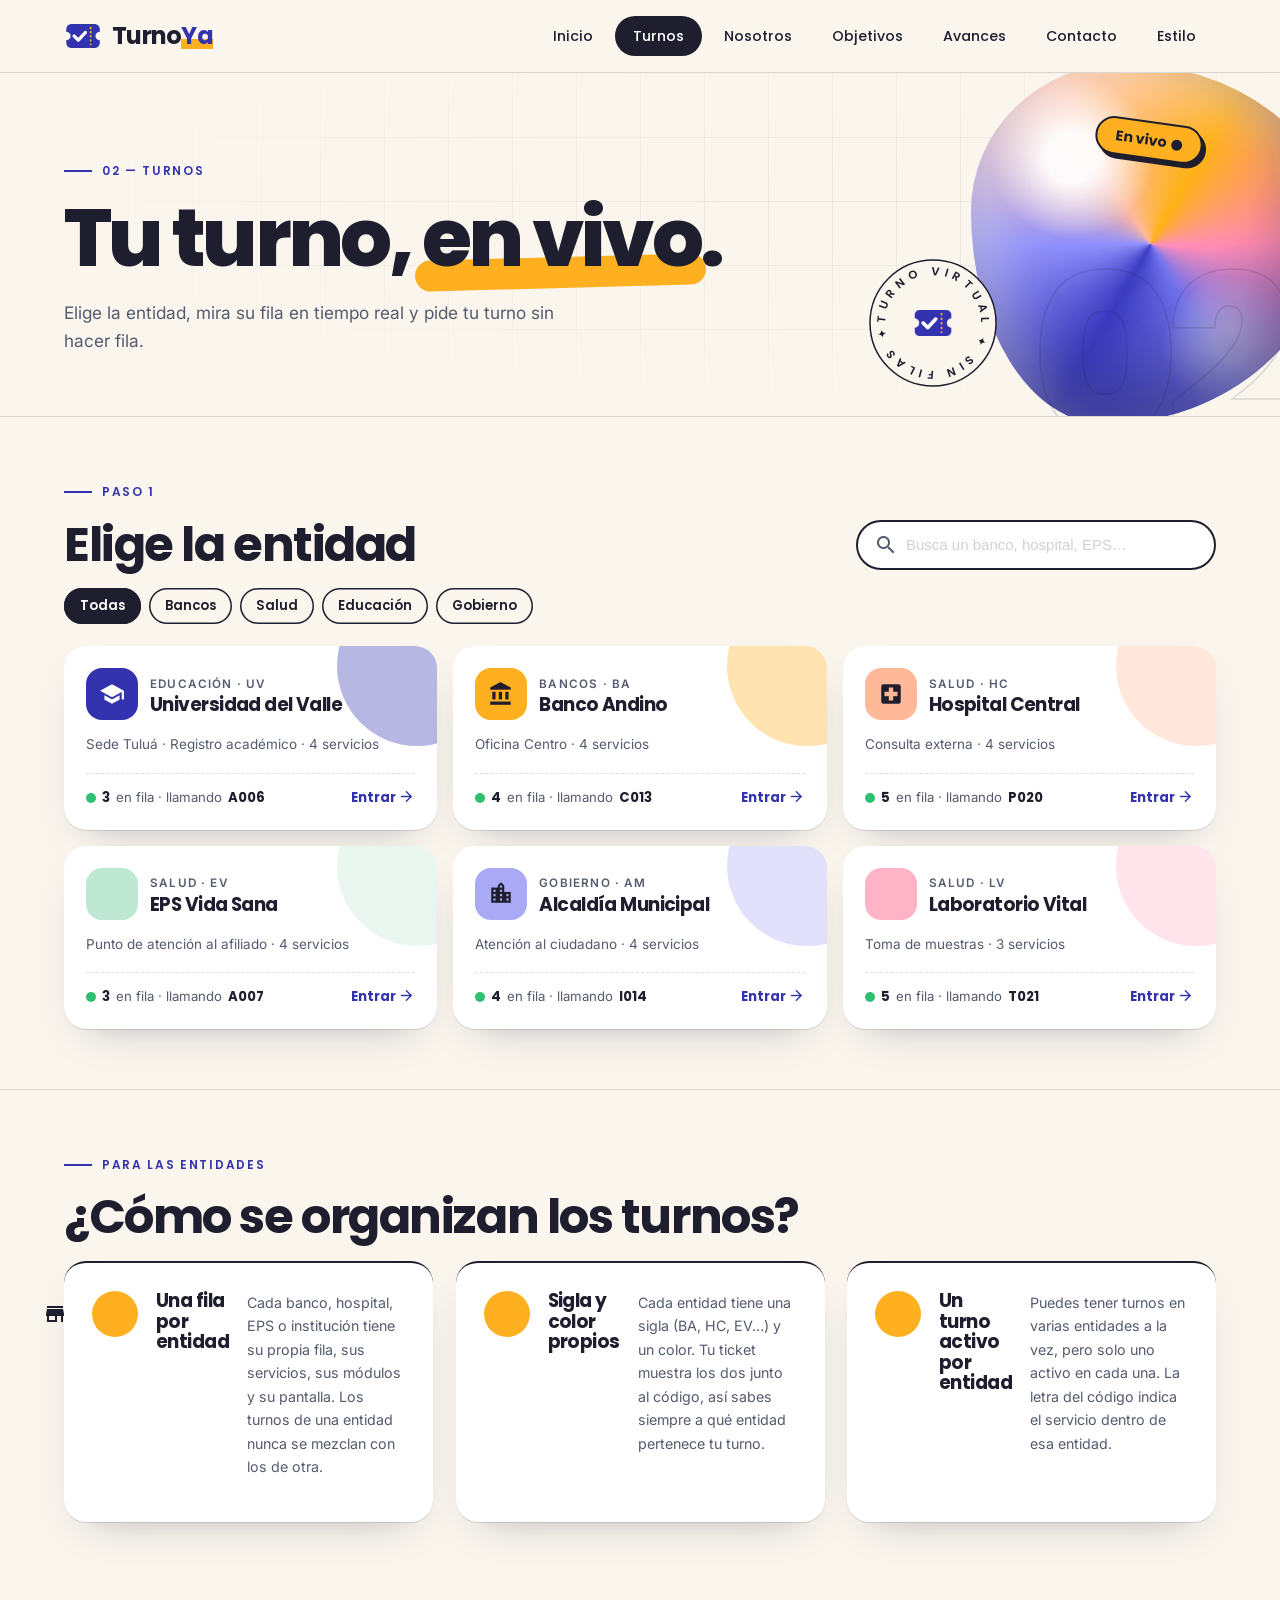
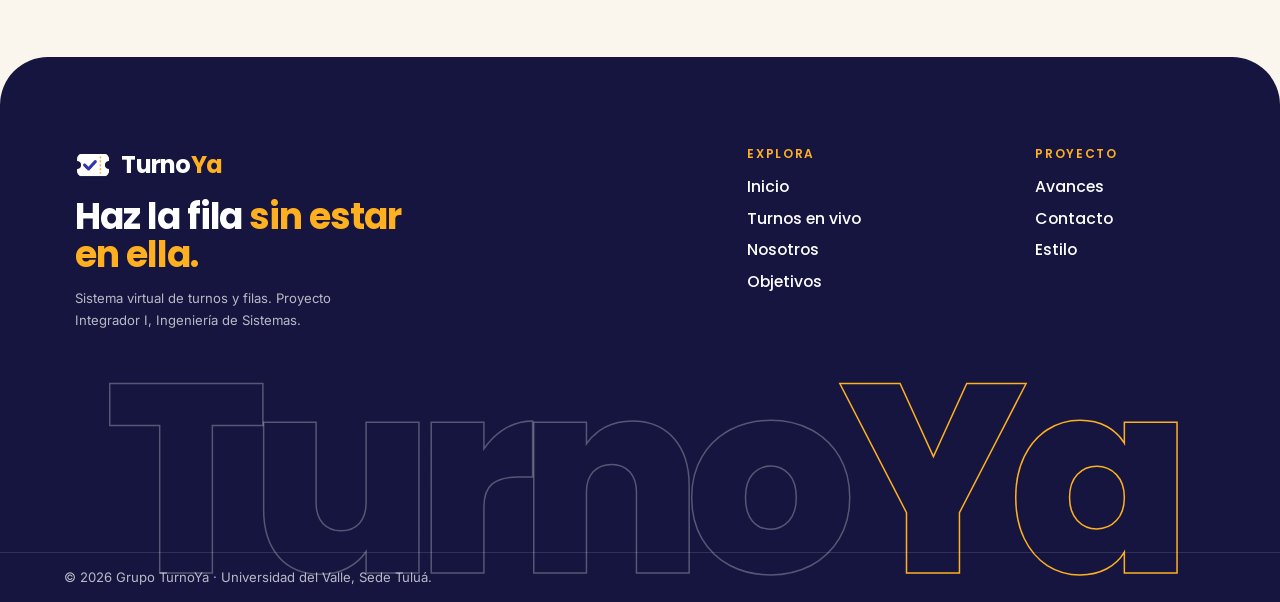
<file: proyecto_integrador/turnos.html>
<!DOCTYPE html>
<html lang="es">
<head>
  <meta charset="UTF-8">
  <meta name="viewport" content="width=device-width, initial-scale=1.0">
  <meta name="description" content="TurnoYa: haz la fila sin estar en ella. Sistema virtual de turnos y filas.">
  <meta name="theme-color" content="#FAF6EE">
  <link rel="icon" type="image/webp" href="img/logo-icono.webp">
  <title>Turnos en vivo | TurnoYa</title>
  <!-- Marca que hay JavaScript para activar las animaciones de aparición -->
  <script>document.documentElement.classList.add("js");</script>
  <!-- Materialize CSS (CDN) -->
  <link rel="stylesheet" href="https://cdnjs.cloudflare.com/ajax/libs/materialize/1.0.0/css/materialize.min.css">
  <!-- Iconos y tipografía -->
  <link rel="stylesheet" href="https://fonts.googleapis.com/icon?family=Material+Icons">
  <link rel="preconnect" href="https://fonts.googleapis.com">
  <link rel="preconnect" href="https://fonts.gstatic.com" crossorigin>
  <!-- Tipografía primaria: Poppins (títulos, logo, botones) · Secundaria: Inter (texto) -->
  <link rel="stylesheet" href="https://fonts.googleapis.com/css2?family=Inter:wght@400;500;600&family=Poppins:ital,wght@0,500;0,600;0,700;0,800;1,600&display=swap">
  <!-- Estilos propios (?v= obliga al navegador a descargar la versión nueva) -->
  <link rel="stylesheet" href="css/style.css?v=20261124">
</head>
<body data-pagina="turnos">
<header>
  <nav class="navbar-turnoya" role="navigation">
    <div class="nav-wrapper container">
      <a href="index.html" class="brand-logo" aria-label="TurnoYa, ir al inicio"><img src="img/logo-icono.webp" alt="" class="logo-icono" width="40" height="40"><span class="logo-texto">Turno<span class="logo-ya">Ya</span></span></a>
      <a href="#" data-target="menu-movil" class="sidenav-trigger" aria-label="Abrir menú"><i class="material-icons">menu</i></a>
      <ul class="right hide-on-med-and-down"><li><a href="index.html">Inicio</a></li><li class="active"><a href="turnos.html">Turnos</a></li><li><a href="nosotros.html">Nosotros</a></li><li><a href="objetivos.html">Objetivos</a></li><li><a href="avances.html">Avances</a></li><li><a href="contacto.html">Contacto</a></li><li><a href="estilo.html">Estilo</a></li></ul>
    </div>
  </nav>
</header>
<ul class="sidenav" id="menu-movil"><li><div class="sidenav-logo"><img src="img/logo-icono.webp" alt="" width="40" height="40"><span class="logo-texto">Turno<span class="logo-ya">Ya</span></span></div></li><li><a href="index.html">Inicio</a></li><li class="active"><a href="turnos.html">Turnos</a></li><li><a href="nosotros.html">Nosotros</a></li><li><a href="objetivos.html">Objetivos</a></li><li><a href="avances.html">Avances</a></li><li><a href="contacto.html">Contacto</a></li><li><a href="estilo.html">Estilo</a></li></ul>
<main>
<section class="encabezado-pagina">
  <div class="burbuja" aria-hidden="true"></div>
  <span class="numero-pagina" aria-hidden="true">02</span>
  <div class="container">
    <p class="eyebrow">02 — Turnos</p>
    <h1>Tu turno, <span class="resaltado">en vivo</span>.</h1>
    <p class="encabezado-intro">Elige la entidad, mira su fila en tiempo real y pide tu turno sin hacer fila.</p>
  </div>
  <span class="sticker sticker-pildora" aria-hidden="true">En vivo ●</span>
  <div class="sello" aria-hidden="true">
        <svg viewBox="0 0 130 130"><defs><path id="sello-turnos" d="M65,65 m-48,0 a48,48 0 1,1 96,0 a48,48 0 1,1 -96,0"/></defs><circle class="sello-fondo" cx="65" cy="65" r="63"/><text><textPath href="#sello-turnos" textLength="299" lengthAdjust="spacing">Turno virtual ✦ Sin filas ✦ </textPath></text></svg>
        <div class="sello-centro"><img src="img/logo-icono.webp" alt="" width="42" height="42"></div>
      </div>
</section>
<div class="container">
  <div class="mis-turnos" id="mis-turnos" hidden>
    <span class="mis-turnos-titulo"><i class="material-icons" aria-hidden="true">confirmation_number</i>Mis turnos</span>
    <div class="mis-turnos-lista" id="mis-turnos-lista"></div>
  </div>
</div>

<!-- Vista 1: listado de entidades -->
<section class="seccion seccion-compacta" id="vista-listado">
  <div class="container">
    <div class="cabecera-listado">
      <div>
        <p class="eyebrow">Paso 1</p>
        <h2 class="titulo-seccion">Elige la entidad</h2>
      </div>
      <label class="buscador">
        <i class="material-icons" aria-hidden="true">search</i>
        <input type="search" id="buscar-entidad" placeholder="Busca un banco, hospital, EPS…" aria-label="Buscar entidad" autocomplete="off">
      </label>
    </div>
    <div class="chips-filtro" id="filtro-entidades" role="group" aria-label="Filtrar por tipo de entidad"><button type="button" class="chip activo" data-tipo="todas">Todas</button><button type="button" class="chip" data-tipo="Bancos">Bancos</button><button type="button" class="chip" data-tipo="Salud">Salud</button><button type="button" class="chip" data-tipo="Educación">Educación</button><button type="button" class="chip" data-tipo="Gobierno">Gobierno</button></div>
    <div class="entidades" id="lista-entidades"></div>
    <p class="sin-resultados" id="sin-resultados" hidden>No encontramos entidades con ese nombre.</p>
  </div>
</section>

<section class="seccion seccion-borde seccion-compacta" id="como-funciona">
  <div class="container">
    <p class="eyebrow">Para las entidades</p>
    <h2 class="titulo-seccion">¿Cómo se organizan los turnos?</h2>
    <div class="reglas">
      <div class="regla"><span class="regla-icono"><i class="material-icons" aria-hidden="true">storefront</i></span><h3>Una fila por entidad</h3><p>Cada banco, hospital, EPS o institución tiene su propia fila, sus servicios, sus módulos y su pantalla. Los turnos de una entidad nunca se mezclan con los de otra.</p></div>
      <div class="regla"><span class="regla-icono"><i class="material-icons" aria-hidden="true">sell</i></span><h3>Sigla y color propios</h3><p>Cada entidad tiene una sigla (BA, HC, EV…) y un color. Tu ticket muestra los dos junto al código, así sabes siempre a qué entidad pertenece tu turno.</p></div>
      <div class="regla"><span class="regla-icono"><i class="material-icons" aria-hidden="true">rule</i></span><h3>Un turno activo por entidad</h3><p>Puedes tener turnos en varias entidades a la vez, pero solo uno activo en cada una. La letra del código indica el servicio dentro de esa entidad.</p></div>
    </div>
  </div>
</section>

<!-- Vista 2: una entidad en específico -->
<section class="vista-entidad" id="vista-entidad" hidden aria-labelledby="ent-nombre">
  <div class="container">
    <div class="barra-entidad">
      <a href="#" class="btn-flat btn-volver"><i class="material-icons left" aria-hidden="true">arrow_back</i>Entidades</a>
      <div class="entidad-titulo">
        <span class="entidad-icono" id="ent-icono"><i class="material-icons" aria-hidden="true">store</i></span>
        <div>
          <h2 id="ent-nombre">Entidad</h2>
          <p id="ent-detalle"></p>
        </div>
      </div>
      <p class="reloj"><i class="material-icons" aria-hidden="true">schedule</i><span id="reloj">--:--</span></p>
    </div>
  </div>

  <div class="pantalla-turnos" aria-label="Pantalla de turnos en vivo">
    <div class="container">
      <div class="tablero">
        <div class="llamado-actual" id="llamado-actual">
          <span class="llamado-etiqueta">Llamando ahora</span>
          <span class="llamado-codigo" id="llamado-codigo">---</span>
          <span class="llamado-destino"><i class="material-icons" aria-hidden="true">arrow_forward</i><span id="llamado-modulo">Módulo</span></span>
          <span class="llamado-servicio" id="llamado-servicio"></span>
        </div>
        <div class="cola-panel">
          <h3>Próximos turnos</h3>
          <ol class="cola-lista" id="cola-lista"></ol>
        </div>
        <div class="cola-panel">
          <h3>Módulos de atención</h3>
          <div class="modulos" id="modulos"></div>
        </div>
      </div>
      <p class="nota-simulacion"><i class="material-icons tiny" aria-hidden="true">info_outline</i> Simulación: para la demostración, las filas avanzan cada 5 segundos.</p>
    </div>
  </div>

  <div class="container">
    <div class="pedir-grid">
      <div>
        <p class="eyebrow">Paso 2</p>
        <h2 class="titulo-seccion">Pide tu <span class="resaltado">turno</span></h2>
        <p class="texto-grande">Elige el servicio. Te damos un código de esta entidad y te mostramos cuántas personas tienes delante.</p>
        <div class="servicios" id="servicios" role="group" aria-label="Elige un servicio"></div>
      </div>
      <div class="mi-turno-zona">
        <div class="mi-turno-vacio" id="mi-turno-vacio">
          <i class="material-icons" aria-hidden="true">confirmation_number</i>
          <p><b>Aún no tienes turno aquí</b></p>
          <p>Elige un servicio para obtener tu código.</p>
        </div>
        <div class="mi-turno" id="mi-turno" hidden>
          <div class="mi-turno-cabecera">
            <span class="ticket-entidad" id="mi-entidad"></span>
            <span class="mi-codigo" id="mi-codigo">A000</span>
            <span class="mi-servicio" id="mi-servicio">Servicio · Módulo</span>
          </div>
          <div class="mi-turno-datos">
            <div><span class="dato-numero" id="mi-delante">0</span><span class="dato-texto">personas delante</span></div>
            <div><span class="dato-numero" id="mi-espera">0</span><span class="dato-texto">min de espera aprox.</span></div>
          </div>
          <div class="progress" aria-hidden="true"><div class="determinate" id="mi-progreso" style="width:0%"></div></div>
          <p class="mi-estado" id="mi-estado" aria-live="polite">En espera</p>
          <button type="button" class="btn-flat waves-effect" id="btn-cancelar">Cancelar turno</button>
        </div>
      </div>
    </div>
  </div>
</section>
</main>
<footer class="page-footer">
  <div class="container">
    <div class="row">
      <div class="col l6 s12">
        <div class="footer-logo"><img src="img/logo-icono-claro.webp" alt="" width="36" height="36"><span class="logo-texto">Turno<span class="logo-ya">Ya</span></span></div>
        <p class="slogan-footer">Haz la fila <span>sin estar en ella.</span></p>
        <p class="grey-text text-lighten-3">Sistema virtual de turnos y filas. Proyecto Integrador I, Ingeniería de Sistemas.</p>
      </div>
      <div class="col l3 offset-l1 s6">
        <h5>Explora</h5>
        <ul>
          <li><a href="index.html">Inicio</a></li>
          <li><a href="turnos.html">Turnos en vivo</a></li>
          <li><a href="nosotros.html">Nosotros</a></li>
          <li><a href="objetivos.html">Objetivos</a></li>
        </ul>
      </div>
      <div class="col l2 s6">
        <h5>Proyecto</h5>
        <ul>
          <li><a href="avances.html">Avances</a></li>
          <li><a href="contacto.html">Contacto</a></li>
          <li><a href="estilo.html">Estilo</a></li>
        </ul>
      </div>
    </div>
  </div>
  <div class="marca-gigante" aria-hidden="true">Turno<span>Ya</span></div>
  <div class="footer-copyright">
    <div class="container">
      © 2026 Grupo TurnoYa · Universidad del Valle, Sede Tuluá.
    </div>
  </div>
</footer>
<!-- Materialize JS (CDN) -->
<script src="https://cdnjs.cloudflare.com/ajax/libs/materialize/1.0.0/js/materialize.min.js"></script>
<!-- JavaScript propio -->
<script src="js/main.js?v=20261124"></script>
</body>
</html>
</file>
<file: proyecto_integrador/css/style.css>
/* TurnoYa - Hoja de estilos
   Rediseño editorial: papel cálido, tipografía grande, stickers, burbuja
   iridiscente y cinta en movimiento. Se conserva la identidad de la guía
   visual (índigo + ámbar, Poppins + Inter, logo del ticket).
   Guía y justificación en docs/guia-visual.md */

/* ============ 1. VARIABLES ============ */
:root {
  /* Marca */
  --color-primario: #3333af;        /* índigo: todo lo que se pulsa */
  --color-primario-oscuro: #2a2a8f;
  --color-noche: #15153f;           /* secciones oscuras y footer */
  --color-claro: #ececf9;
  --color-acento: #ffb020;          /* ámbar: lo que se debe mirar */
  --color-acento-claro: #fff4dc;

  /* Tonos de apoyo para stickers y bloques */
  --color-lavanda: #a9a9f5;
  --color-durazno: #ffb999;
  --color-menta: #bfe8d4;

  /* Neutros */
  --color-papel: #faf6ee;           /* fondo cálido tipo papel */
  --color-papel-2: #f1eadc;
  --color-texto: #1e1e2e;           /* 15.6:1 sobre papel */
  --color-texto-suave: #555b6e;     /* 6.2:1 sobre papel */
  --color-linea: rgba(30, 30, 46, 0.14);
  --color-exito: #1e7a3c;
  --color-error: #b3261e;

  /* Tipografía */
  --fuente-primaria: "Poppins", "Segoe UI", system-ui, sans-serif;
  --fuente-secundaria: "Inter", "Segoe UI", system-ui, sans-serif;
  --texto-sm: 0.875rem;
  --texto-base: 1rem;
  --texto-md: 1.25rem;
  --texto-lg: 1.563rem;
  --texto-xl: clamp(2rem, 4.5vw, 3.2rem);
  --texto-2xl: clamp(2.8rem, 7.5vw, 6.2rem);

  /* Formas */
  --radio: 22px;
  --radio-sm: 14px;
  --sombra: 0 1px 0 var(--color-linea), 0 18px 40px -24px rgba(21, 21, 63, 0.35);
  --relleno-caja: 28px;
  --espacio-cajas: 1.5rem;
}

/* ============ 2. BASE ============ */
html { scroll-behavior: smooth; }
body {
  font-family: var(--fuente-secundaria);
  font-size: var(--texto-base);
  color: var(--color-texto);
  background-color: var(--color-papel);
  display: flex;
  min-height: 100vh;
  flex-direction: column;
  transition: background-color 0.4s ease;
  overflow-x: hidden;
}
main { flex: 1 0 auto; }
::selection { background: var(--color-acento); color: var(--color-texto); }

.container { width: 90%; max-width: 1180px; }

h1, h2, h3, h4, h5, h6,
.brand-logo, .logo-texto, nav ul a, .sidenav a,
.btn, .btn-large, .btn-flat, .card-title, .chip,
.collapsible-header, .titulo-avance, .turno-codigo, .slogan, .eyebrow, .sticker {
  font-family: var(--fuente-primaria);
}
h1, h2, h3, h4 { font-weight: 700; letter-spacing: -0.03em; }
p { font-size: var(--texto-base); line-height: 1.65; }
small { font-size: var(--texto-sm); }

/* Etiqueta pequeña encima de los títulos */
.eyebrow {
  display: inline-flex;
  align-items: center;
  gap: 10px;
  font-size: 0.8rem;
  font-weight: 600;
  letter-spacing: 0.14em;
  text-transform: uppercase;
  color: var(--color-primario);
  margin: 0 0 1.2rem;
}
.eyebrow::before {
  content: "";
  width: 28px;
  height: 2px;
  background: currentColor;
}
.eyebrow.sin-linea::before { display: none; }
.punto-vivo {
  width: 10px; height: 10px; border-radius: 50%;
  background: #2fbf71;
  box-shadow: 0 0 0 0 rgba(47, 191, 113, 0.6);
  animation: pulso 1.8s infinite;
}

/* Palabra resaltada con trazo de marcador ámbar */
.resaltado {
  position: relative;
  white-space: nowrap;
  z-index: 0;
}
.resaltado::after {
  content: "";
  position: absolute;
  left: -0.08em; right: -0.08em;
  bottom: 0.08em;
  height: 0.38em;
  background: var(--color-acento);
  border-radius: 0.2em;
  transform: rotate(-1.5deg);
  z-index: -1;
}
.cursiva { font-style: italic; font-weight: 600; color: var(--color-primario); }

/* Títulos de sección */
h2.titulo-seccion {
  color: var(--color-texto);
  font-size: var(--texto-xl);
  line-height: 1.05;
  margin: 0 0 2rem;
}
h2.titulo-seccion::after { display: none; }

.seccion { padding: clamp(3.5rem, 8vw, 6.5rem) 0; position: relative; }
.seccion-borde { border-top: 1px solid var(--color-linea); }

/* ============ 3. NAVBAR ============ */
header {
  position: sticky;
  top: 0;
  z-index: 50;
  background: rgba(250, 246, 238, 0.82);
  backdrop-filter: blur(12px);
  -webkit-backdrop-filter: blur(12px);
  border-bottom: 1px solid var(--color-linea);
}
nav.navbar-turnoya {
  background: transparent;
  box-shadow: none;
  color: var(--color-texto);
  height: 72px;
  line-height: 72px;
}
nav .brand-logo {
  display: flex; align-items: center; gap: 10px;
  height: 72px; padding-left: 0;
  color: var(--color-texto);
  font-weight: 700;
}
nav .brand-logo .logo-icono { width: 38px; height: 38px; transition: transform 0.4s ease; }
nav .brand-logo:hover .logo-icono { transform: rotate(-12deg) scale(1.08); }
nav .sidenav-trigger { color: var(--color-texto); margin: 0; }
nav .sidenav-trigger i { color: var(--color-texto); height: 72px; line-height: 72px; }
nav ul a {
  color: var(--color-texto);
  font-weight: 500;
  font-size: 0.95rem;
  border-radius: 999px;
  padding: 0 18px;
  line-height: 40px;
  margin: 16px 2px;
  transition: background-color 0.25s, color 0.25s;
}
nav ul a:hover { background-color: var(--color-claro); }
nav ul li.active { background: transparent; }
nav ul li.active a,
nav ul li.active a:hover { background-color: var(--color-texto); color: #fff; }

/* Logo */
.logo-texto { font-weight: 700; font-size: 1.6rem; letter-spacing: -0.03em; line-height: 1; }
.logo-ya {
  color: var(--color-primario);
  background: linear-gradient(transparent 62%, var(--color-acento) 62%, var(--color-acento) 92%, transparent 92%);
}
.sidenav { background: var(--color-papel); }
.sidenav-logo { display: flex; align-items: center; justify-content: center; gap: 10px; padding: 24px 0; line-height: 1; }
.sidenav-logo .logo-texto { color: var(--color-texto); }
.sidenav li > a { font-weight: 500; font-size: 1.05rem; height: 52px; line-height: 52px; color: var(--color-texto); }
.sidenav li.active > a { background-color: var(--color-texto); color: #fff; font-weight: 600; }

/* ============ 4. BOTONES ============ */
.btn, .btn-large, .btn-flat {
  height: 52px;
  line-height: 52px;
  padding: 0 1.8rem;
  font-size: 1rem;
  border-radius: 999px;
  text-transform: none;
  font-weight: 600;
  letter-spacing: 0;
  box-shadow: none;
  transition: transform 0.25s ease, background-color 0.25s, color 0.25s, box-shadow 0.25s;
}
.btn, .btn-large { background-color: var(--color-primario); color: #fff; }
.btn:hover, .btn-large:hover, .btn:focus, .btn-large:focus {
  background-color: var(--color-primario-oscuro);
  box-shadow: 0 10px 24px -10px rgba(51, 51, 175, 0.7);
  transform: translateY(-2px);
}
.btn i, .btn-large i, .btn-flat i { font-size: 1.3rem; line-height: 52px; height: 52px; transition: transform 0.25s; }
.btn:hover i.right, .btn-large:hover i.right { transform: translateX(4px); }
.btn-flat { color: var(--color-texto); box-shadow: inset 0 0 0 1.5px var(--color-texto); }
.btn-flat:hover, .btn-flat:focus { background-color: var(--color-texto); color: #fff; }
.btn-flat.btn-small { height: 36px; width: 36px; line-height: 36px; padding: 0; box-shadow: none; display: inline-flex; align-items: center; justify-content: center; }
.btn-flat.btn-small i { line-height: 36px; height: 36px; }
.btn-flat.btn-small:hover { background: var(--color-claro); color: var(--color-primario); }
.btn-acento, .btn-acento:focus { background-color: var(--color-acento); color: var(--color-texto); }
.btn-acento:hover { background-color: #ffc34d; box-shadow: 0 10px 24px -10px rgba(255, 176, 32, 0.9); }
.btn-claro, .btn-claro:focus { background-color: #fff; color: var(--color-primario-oscuro); }
.btn-claro:hover { background-color: var(--color-claro); }

/* ============ 5. HERO (inicio) ============ */
.hero {
  position: relative;
  padding: clamp(3rem, 7vw, 5.5rem) 0 clamp(3.5rem, 7vw, 5rem);
  overflow: hidden;
}
/* Cuadrícula de fondo, como papel milimetrado */
.hero::before, .encabezado-pagina::before {
  content: "";
  position: absolute; inset: 0;
  background-image:
    linear-gradient(var(--color-linea) 1px, transparent 1px),
    linear-gradient(90deg, var(--color-linea) 1px, transparent 1px);
  background-size: 64px 64px;
  -webkit-mask-image: radial-gradient(ellipse at 70% 40%, #000 0%, transparent 70%);
  mask-image: radial-gradient(ellipse at 70% 40%, #000 0%, transparent 70%);
  opacity: 0.55;
  pointer-events: none;
}
.hero-contenido {
  position: relative;
  display: grid;
  grid-template-columns: 1.15fr 0.85fr;
  align-items: center;
  gap: clamp(2rem, 5vw, 4rem);
}
.hero-texto { position: relative; }
.hero h1 {
  font-size: var(--texto-2xl);
  font-weight: 800;
  line-height: 0.95;
  letter-spacing: -0.045em;
  margin: 0 0 1.6rem;
}
.hero h1 .linea { display: block; }
.hero-intro { font-size: 1.15rem; max-width: 34ch; color: var(--color-texto-suave); margin: 0 0 2rem; }
.hero-acciones { display: flex; flex-wrap: wrap; gap: 12px; align-items: center; }

/* Escena: burbuja + órbitas + ticket */
.escena {
  position: relative;
  min-height: 520px;
  display: flex;
  align-items: center;
  justify-content: center;
}
.burbuja {
  position: absolute;
  width: min(440px, 90%);
  aspect-ratio: 1;
  border-radius: 42% 58% 63% 37% / 41% 44% 56% 59%;
  background:
    radial-gradient(circle at 28% 26%, rgba(255, 255, 255, 0.95) 0 7%, transparent 22%),
    radial-gradient(circle at 72% 78%, rgba(255, 255, 255, 0.45) 0 4%, transparent 18%),
    conic-gradient(from 210deg at 50% 50%, #3333af, #8c8cf0, #ffb999, #ffb020, #ff8fb1, #6f6fe0, #3333af);
  filter: saturate(1.15);
  box-shadow: inset -30px -40px 80px rgba(21, 21, 63, 0.45), inset 24px 30px 60px rgba(255, 255, 255, 0.5);
  animation: morfar 14s ease-in-out infinite alternate, girar 40s linear infinite;
}
.orbitas {
  position: absolute;
  width: 125%;
  height: 100%;
  left: -12%;
  pointer-events: none;
  animation: flotar 9s ease-in-out infinite alternate;
}
.orbitas ellipse { fill: none; stroke: var(--color-texto); stroke-width: 1.2; opacity: 0.55; }
.orbitas circle { fill: var(--color-acento); stroke: var(--color-texto); stroke-width: 1.2; }

/* Logo blanco flotando sobre la burbuja */
.escena-logo {
  position: relative;
  z-index: 2;
  width: clamp(110px, 14vw, 150px);
  height: auto;
  filter: drop-shadow(0 18px 30px rgba(21, 21, 63, 0.45));
  animation: flotar 6s ease-in-out infinite alternate;
}

/* ============ 6. STICKERS ============ */
.sticker {
  position: absolute;
  z-index: 3;
  display: inline-flex;
  align-items: center;
  justify-content: center;
  text-align: center;
  font-weight: 700;
  line-height: 1;
  color: var(--color-texto);
  border: 2px solid var(--color-texto);
  box-shadow: 4px 4px 0 var(--color-texto);
  user-select: none;
  animation: bambolear 5s ease-in-out infinite;
}
.sticker-pildora {
  padding: 10px 18px;
  border-radius: 999px;
  background: var(--color-acento);
  font-size: 0.95rem;
  transform: rotate(8deg);
}
.sticker-circulo {
  width: 92px; height: 92px;
  border-radius: 50%;
  background: var(--color-lavanda);
  font-size: 0.85rem;
  letter-spacing: 0.02em;
  flex-direction: column;
  gap: 2px;
}
.sticker-circulo strong { font-size: 1.35rem; font-weight: 800; }
.sticker-estrella {
  width: 110px; height: 110px;
  border: none;
  box-shadow: none;
  background: var(--color-durazno);
  font-size: 1.3rem;
  font-weight: 800;
  clip-path: polygon(50.0% 0.0%, 59.8% 13.3%, 75.0% 6.7%, 76.9% 23.1%, 93.3% 25.0%, 86.7% 40.2%, 100.0% 50.0%, 86.7% 59.8%, 93.3% 75.0%, 76.9% 76.9%, 75.0% 93.3%, 59.8% 86.7%, 50.0% 100.0%, 40.2% 86.7%, 25.0% 93.3%, 23.1% 76.9%, 6.7% 75.0%, 13.3% 59.8%, 0.0% 50.0%, 13.3% 40.2%, 6.7% 25.0%, 23.1% 23.1%, 25.0% 6.7%, 40.2% 13.3%);
  animation: girar 22s linear infinite;
}
.sticker-estrella span { display: block; animation: girar 22s linear infinite reverse; }
/* Sello circular con texto que gira */
.sello {
  position: absolute;
  z-index: 3;
  width: 130px; height: 130px;
  pointer-events: none;
}
.sello svg { width: 100%; height: 100%; animation: girar 18s linear infinite; }
.sello text {
  font-family: var(--fuente-primaria);
  font-weight: 600;
  font-size: 11.5px;
  letter-spacing: 3.2px;
  text-transform: uppercase;
  fill: var(--color-texto);
}
.sello .sello-fondo { fill: var(--color-papel); stroke: var(--color-texto); stroke-width: 1.5; }
.sello .sello-centro {
  position: absolute; inset: 0;
  display: flex; align-items: center; justify-content: center;
}
.sello .sello-centro img { width: 42px; height: 42px; }

/* Posiciones en el hero */
.hero .sticker-pildora { top: -8px; right: 6%; }
.hero .sticker-circulo { bottom: 28%; right: -2%; transform: rotate(-10deg); animation-delay: -2s; }
.escena .sticker-estrella { top: 6%; right: 4%; }
.escena .sello { bottom: 4%; left: 2%; }

/* ============ 7. CINTA EN MOVIMIENTO ============ */
.marquesina {
  background: var(--color-texto);
  color: var(--color-papel);
  overflow: hidden;
  border-top: 2px solid var(--color-texto);
  border-bottom: 2px solid var(--color-texto);
  transform: rotate(-1.2deg) scale(1.02);
  margin: 0 0 1rem;
  position: relative;
  z-index: 2;
}
.marquesina-pista {
  display: flex;
  width: max-content;
  animation: desplazar 32s linear infinite;
}
.marquesina-grupo { display: flex; align-items: center; flex-shrink: 0; }
.marquesina-grupo span {
  font-family: var(--fuente-primaria);
  font-weight: 600;
  font-size: clamp(1.1rem, 2.4vw, 1.6rem);
  letter-spacing: -0.01em;
  padding: 18px 26px;
  white-space: nowrap;
}
.marquesina-grupo .sep { color: var(--color-acento); padding: 0; font-size: 1.3rem; }
.marquesina:hover .marquesina-pista { animation-play-state: paused; }

/* ============ 8. INICIO: INTRO Y PASOS ============ */
.intro-grid {
  display: grid;
  grid-template-columns: 0.9fr 1.1fr;
  gap: clamp(2rem, 6vw, 5rem);
  align-items: start;
}
.intro-grid .texto-grande { font-size: 1.2rem; line-height: 1.6; margin-top: 0; }
.intro-grid .titulo-seccion { position: relative; }
.codigo-ejemplo {
  display: inline-block;
  font-family: var(--fuente-primaria);
  font-weight: 700;
  background: var(--color-acento);
  border-radius: 6px;
  padding: 0 8px;
  transform: rotate(-2deg);
}

.pasos {
  display: grid;
  grid-template-columns: repeat(3, 1fr);
  gap: 1.5rem;
  margin-top: clamp(2.5rem, 6vw, 4.5rem);
  counter-reset: paso;
}
.paso {
  position: relative;
  padding: 2rem 0 0;
  border-top: 2px solid var(--color-texto);
}
.paso-numero {
  display: block;
  font-family: var(--fuente-primaria);
  font-weight: 800;
  font-size: clamp(3.5rem, 7vw, 5.5rem);
  line-height: 1;
  letter-spacing: -0.05em;
  color: transparent;
  -webkit-text-stroke: 1.5px var(--color-texto);
  margin-bottom: 0.8rem;
  transition: color 0.35s, -webkit-text-stroke-color 0.35s;
}
.paso:hover .paso-numero { color: var(--color-acento); }
.paso h3 { font-size: var(--texto-lg); margin: 0 0 0.6rem; }
.paso p { color: var(--color-texto-suave); margin: 0; max-width: 32ch; }

/* ============ 9. SECCIÓN OSCURA: FUNCIONALIDADES ============ */
.seccion-oscura {
  background: var(--color-noche);
  color: #fff;
  border-radius: clamp(28px, 4vw, 48px);
  margin: 0 clamp(8px, 1.5vw, 20px);
  overflow: hidden;
}
.seccion-oscura::before {
  content: "";
  position: absolute;
  width: 520px; height: 520px;
  right: -160px; top: -200px;
  border-radius: 50%;
  background: radial-gradient(circle, rgba(140, 140, 240, 0.35), transparent 65%);
  pointer-events: none;
}
.seccion-oscura .titulo-seccion { color: #fff; }
.seccion-oscura .eyebrow { color: var(--color-acento); }
.cabecera-seccion {
  display: flex;
  justify-content: space-between;
  align-items: end;
  gap: 2rem;
  flex-wrap: wrap;
  margin-bottom: 2.5rem;
}
.cabecera-seccion .titulo-seccion { margin: 0; max-width: 14ch; }
.cabecera-seccion p { max-width: 38ch; margin: 0; color: rgba(255, 255, 255, 0.75); }

.bento {
  display: grid;
  grid-template-columns: repeat(6, 1fr);
  gap: 16px;
}
.funcion {
  position: relative;
  grid-column: span 2;
  border-radius: var(--radio);
  padding: 28px;
  min-height: 250px;
  display: flex;
  flex-direction: column;
  justify-content: space-between;
  color: var(--color-texto);
  overflow: hidden;
  transition: transform 0.35s cubic-bezier(.2, .9, .3, 1.2);
}
.funcion:hover { transform: translateY(-6px) rotate(-0.6deg); }
.funcion.ancha { grid-column: span 3; }
.funcion .funcion-icono {
  width: 56px; height: 56px;
  border-radius: 50%;
  display: inline-flex; align-items: center; justify-content: center;
  background: var(--color-texto);
  color: #fff;
  margin-bottom: 2rem;
  transition: transform 0.4s;
}
.funcion:hover .funcion-icono { transform: rotate(-15deg) scale(1.1); }
.funcion .funcion-icono i { font-size: 1.7rem; }
.funcion h3 { font-size: var(--texto-lg); line-height: 1.15; margin: 0 0 0.6rem; }
.funcion p { margin: 0; font-size: 0.98rem; }
.funcion .funcion-num {
  position: absolute;
  top: 20px; right: 24px;
  font-family: var(--fuente-primaria);
  font-weight: 700;
  font-size: 0.85rem;
  opacity: 0.7;
}
.funcion.completa { grid-column: span 6; flex-direction: row; align-items: center; gap: 2rem; min-height: 0; }
.funcion.completa .funcion-icono { margin: 0; flex-shrink: 0; }
.funcion.completa .funcion-texto { flex: 1; }
.funcion-indigo { background: var(--color-primario); color: #fff; }
.funcion-indigo .funcion-icono { background: var(--color-acento); color: var(--color-texto); }
.funcion-ambar { background: var(--color-acento); }
.funcion-lavanda { background: var(--color-lavanda); }
.funcion-papel { background: var(--color-papel); }
.funcion-durazno { background: var(--color-durazno); }
.funcion-menta { background: var(--color-menta); }

/* ============ 10. LLAMADO A LA ACCIÓN ============ */
.cta {
  position: relative;
  text-align: center;
  padding: clamp(4rem, 10vw, 7rem) 0;
  overflow: hidden;
}
.cta h2 {
  font-size: var(--texto-2xl);
  font-weight: 800;
  line-height: 0.95;
  letter-spacing: -0.045em;
  margin: 0 auto 2rem;
  max-width: 13ch;
}
.cta .hero-acciones { justify-content: center; }
.cta .sticker-estrella { top: 18%; left: 8%; }
.cta .sticker-circulo { bottom: 16%; right: 9%; transform: rotate(12deg); }
.cta .sticker-pildora { top: 22%; right: 14%; background: var(--color-menta); }

/* ============ 11. ENCABEZADO DE PÁGINAS INTERNAS ============ */
.encabezado-pagina {
  position: relative;
  padding: clamp(3rem, 7vw, 5.5rem) 0 clamp(2.5rem, 5vw, 4rem);
  overflow: hidden;
  border-bottom: 1px solid var(--color-linea);
}
.encabezado-pagina .container { position: relative; }
.encabezado-pagina h1 {
  font-size: clamp(2.6rem, 6.5vw, 5.4rem);
  font-weight: 800;
  line-height: 0.98;
  letter-spacing: -0.045em;
  margin: 0 0 1.4rem;
  max-width: 14ch;
}
.encabezado-pagina .encabezado-intro { font-size: 1.15rem; color: var(--color-texto-suave); max-width: 46ch; margin: 0; }
.encabezado-pagina .burbuja {
  width: clamp(200px, 30vw, 360px);
  right: -4%;
  top: 50%;
  translate: 0 -50%;
  opacity: 0.95;
}
.encabezado-pagina .sello { right: 22%; bottom: 8%; }
.encabezado-pagina .sticker-pildora { right: 6%; top: 14%; }
.encabezado-pagina .numero-pagina {
  position: absolute;
  right: 0;
  bottom: -0.15em;
  font-family: var(--fuente-primaria);
  font-weight: 800;
  font-size: clamp(6rem, 18vw, 15rem);
  line-height: 0.8;
  letter-spacing: -0.06em;
  color: transparent;
  -webkit-text-stroke: 1.5px var(--color-linea);
  pointer-events: none;
}

/* ============ 12. TARJETAS GENERALES (Materialize) ============ */
.card {
  background: #fff;
  border-radius: var(--radio);
  box-shadow: var(--sombra);
  overflow: hidden;
  margin: 0 0 var(--espacio-cajas);
  transition: transform 0.3s ease, box-shadow 0.3s ease;
}
.card .card-content { padding: var(--relleno-caja); }
.card .card-title, .card-title {
  font-size: var(--texto-md);
  font-weight: 700;
  line-height: 1.25;
  margin: 0 0 0.6rem;
  display: block;
}

/* Filas con cajas de la misma altura */
.fila-uniforme { display: flex; flex-wrap: wrap; margin-bottom: 0; }
.fila-uniforme::after { display: none; }
.fila-uniforme > .col { display: flex; float: none; }
.fila-uniforme > .col > .card,
.fila-uniforme > .col > .bloque-mv,
.fila-uniforme > .col > .formulario-contacto { flex: 1; width: 100%; }

/* ============ 13. NOSOTROS ============ */
.bloque-mv {
  position: relative;
  border-radius: var(--radio);
  padding: clamp(28px, 4vw, 44px);
  margin: 0 0 var(--espacio-cajas);
  min-height: 320px;
  display: flex;
  flex-direction: column;
  overflow: hidden;
  transition: transform 0.35s cubic-bezier(.2, .9, .3, 1.2);
}
.bloque-mv:hover { transform: translateY(-6px); }
.bloque-mv h3 {
  font-size: clamp(2rem, 4vw, 3rem);
  font-weight: 800;
  line-height: 1;
  margin: 0 0 auto;
  padding-bottom: 2rem;
  display: flex;
  align-items: center;
  gap: 14px;
}
.bloque-mv h3 i {
  width: 52px; height: 52px; border-radius: 50%;
  display: inline-flex; align-items: center; justify-content: center;
  font-size: 1.6rem; margin: 0;
}
.bloque-mv p { font-size: 1.1rem; margin: 0; position: relative; }
.bloque-mision { background: var(--color-primario); color: #fff; }
.bloque-mision h3 i { background: var(--color-acento); color: var(--color-texto); }
.bloque-vision { background: var(--color-acento); color: var(--color-texto); }
.bloque-vision h3 i { background: var(--color-texto); color: var(--color-acento); }
.bloque-mv::after {
  content: "";
  position: absolute;
  width: 220px; height: 220px;
  right: -70px; top: -70px;
  border-radius: 50%;
  border: 2px solid currentColor;
  opacity: 0.25;
}

.card-integrante { text-align: center; padding: 30px 14px 14px; background: #fff; }
.card-integrante:hover { transform: translateY(-8px) rotate(-0.8deg); }
.marco-avatar {
  position: relative;
  width: 140px;
  height: 140px;
  margin: 0 auto;
  padding: 6px;
  border-radius: 50%;
  background: var(--color-lavanda);
}
.col:nth-child(2) .marco-avatar { background: var(--color-acento); }
.col:nth-child(3) .marco-avatar { background: var(--color-durazno); }
/* Anillo punteado que gira al pasar el cursor */
.marco-avatar::after {
  content: "";
  position: absolute;
  inset: -9px;
  border-radius: 50%;
  border: 2px dashed var(--color-texto);
  opacity: 0.25;
  transition: opacity 0.3s;
}
.card-integrante:hover .marco-avatar::after { opacity: 0.6; animation: girar 8s linear infinite; }
.avatar-integrante {
  width: 128px;
  height: 128px;
  border-radius: 50%;
  object-fit: cover;
  display: block;
  margin: 0;
  border: 3px solid #fff;
  transition: transform 0.5s ease;
}
.card-integrante:hover .avatar-integrante { transform: scale(1.05); }
.etiqueta-integrante {
  position: relative;
  z-index: 1;
  display: inline-block;
  margin-top: -14px;
  padding: 6px 14px;
  border-radius: 999px;
  background: #fff;
  border: 2px solid var(--color-texto);
  box-shadow: 3px 3px 0 var(--color-texto);
  font-family: var(--fuente-primaria);
  font-weight: 700;
  font-size: 0.78rem;
  transform: rotate(-3deg);
}
.card-integrante .card-content { padding: 16px 10px 10px; }
.card .rol { color: var(--color-primario); font-weight: 600; margin: 0 0 0.6rem; font-family: var(--fuente-primaria); }

/* ============ 14. OBJETIVOS ============ */
.card.horizontal {
  background: var(--color-noche);
  color: #fff;
  border-left: none;
  display: flex;
  align-items: stretch;
}
.card.horizontal .card-stacked .card-content { display: flex; align-items: center; padding: clamp(28px, 4vw, 48px); }
.card.horizontal .card-stacked .card-content p {
  margin: 0;
  font-family: var(--fuente-primaria);
  font-size: clamp(1.2rem, 2.4vw, 1.7rem);
  font-weight: 500;
  line-height: 1.35;
  letter-spacing: -0.01em;
}
.card-icono-lateral {
  display: flex;
  align-items: center;
  justify-content: center;
  flex: 0 0 180px;
  background: var(--color-acento);
  position: relative;
}
.card-icono-lateral i { font-size: 4.5rem; color: var(--color-texto); animation: girar 30s linear infinite; }

.collapsible { border: none; box-shadow: none; margin: 0 0 var(--espacio-cajas); overflow: visible; }
.collapsible > li { margin-bottom: 12px; border-radius: var(--radio-sm); overflow: hidden; background: #fff; box-shadow: var(--sombra); transition: transform 0.25s; }
.collapsible > li:hover { transform: translateX(6px); }
.collapsible-header {
  font-weight: 600;
  font-size: 1.1rem;
  min-height: 76px;
  padding: 14px var(--relleno-caja);
  line-height: 1.35;
  align-items: center;
  border-bottom: none;
  background: #fff;
  gap: 6px;
}
.collapsible-header i {
  width: 44px; height: 44px; border-radius: 50%;
  display: inline-flex; align-items: center; justify-content: center;
  background: var(--color-claro);
  color: var(--color-primario);
  flex-shrink: 0;
  transition: background-color 0.3s, color 0.3s, transform 0.4s;
}
.collapsible li.active .collapsible-header { background: #fff; color: var(--color-texto); box-shadow: none; }
.collapsible li.active .collapsible-header i { background: var(--color-acento); color: var(--color-texto); transform: rotate(-12deg); }
.collapsible li.active { box-shadow: inset 6px 0 0 var(--color-acento), var(--sombra); }
.collapsible-body { border-bottom: none; padding: 0 var(--relleno-caja) 22px calc(var(--relleno-caja) + 56px); color: var(--color-texto-suave); line-height: 1.65; }

/* ============ 15. AVANCES ============ */
.card-progreso { background: var(--color-noche); color: #fff; border-left: none; }
.card-progreso .card-content { padding: clamp(28px, 4vw, 44px); }
.progreso-grid { display: grid; grid-template-columns: auto 1fr auto; gap: clamp(1.5rem, 4vw, 3rem); align-items: center; }
.numero-progreso {
  font-family: var(--fuente-primaria);
  font-weight: 800;
  font-size: clamp(4rem, 10vw, 7rem);
  line-height: 0.85;
  letter-spacing: -0.06em;
  color: var(--color-acento);
}
.card-progreso .card-title { color: #fff; }
.card-progreso p#texto-progreso { color: rgba(255, 255, 255, 0.75) !important; margin: 10px 0 0; }
.progress { background-color: rgba(255, 255, 255, 0.14); border-radius: 999px; height: 14px; margin: 0.5rem 0 0; }
.progress .determinate {
  background-color: var(--color-acento);
  background-image: repeating-linear-gradient(-45deg, transparent 0 8px, rgba(255, 255, 255, 0.35) 8px 16px);
  background-size: 200% 100%;
  border-radius: 999px;
  transition: width 1.2s cubic-bezier(.2, .9, .3, 1);
  animation: rayas 1.5s linear infinite;
}

.chips-filtro { display: flex; flex-wrap: wrap; gap: 8px; margin: 2rem 0 1.5rem !important; }
.chip { height: 36px; line-height: 36px; font-size: var(--texto-sm); padding: 0 16px; margin: 0; border-radius: 999px; font-weight: 600; }
.chips-filtro .chip {
  cursor: pointer;
  background: transparent;
  box-shadow: inset 0 0 0 1.5px var(--color-texto);
  color: var(--color-texto);
  transition: background-color 0.2s, color 0.2s, transform 0.2s;
}
.chips-filtro .chip:hover { transform: translateY(-2px); background: var(--color-claro); }
.chips-filtro .chip.activo { background: var(--color-texto); color: #fff; }
.chip.estado-listo { background: var(--color-menta); color: #14532d; }
.chip.estado-proceso { background: var(--color-acento-claro); color: #8a3c00; box-shadow: inset 0 0 0 1.5px #ffcf7a; }
.chip.estado-pendiente { background: var(--color-papel-2); color: #424242; }

/* Lista de avances como línea de tiempo */
.collection {
  border: none;
  overflow: visible;
  margin: 0 0 var(--espacio-cajas);
  position: relative;
  padding-left: 34px;
}
.collection::before {
  content: "";
  position: absolute;
  left: 10px; top: 10px; bottom: 10px;
  width: 2px;
  background: repeating-linear-gradient(var(--color-texto) 0 6px, transparent 6px 12px);
  opacity: 0.35;
}
.collection .collection-item {
  position: relative;
  background: #fff;
  border: none;
  border-radius: var(--radio-sm);
  box-shadow: var(--sombra);
  margin-bottom: 12px;
  padding: 14px var(--relleno-caja);
  min-height: 92px;
  display: flex;
  flex-direction: column;
  justify-content: center;
  line-height: 1.5;
  transition: transform 0.25s;
}
.collection .collection-item:hover { transform: translateX(6px); }
.collection .collection-item::before {
  content: "";
  position: absolute;
  left: -32px; top: 36px;
  width: 18px; height: 18px;
  border-radius: 50%;
  border: 2px solid var(--color-texto);
  background: var(--color-papel);
}
.collection .collection-item[data-estado="listo"]::before { background: #2fbf71; }
.collection .collection-item[data-estado="proceso"]::before { background: var(--color-acento); animation: pulsoAmbar 1.8s infinite; }
.collection .collection-item[data-estado="proceso"] { box-shadow: inset 6px 0 0 var(--color-acento), var(--sombra); }
.collection .collection-item .row { display: flex; align-items: center; flex-wrap: wrap; margin: 0; }
.collection .collection-item .row::after { display: none; }
.collection .collection-item .row > .col { float: none; }
.collection .collection-item .titulo-avance { font-weight: 600; font-size: 1.05rem; }
.collection .collection-item .detalle-avance { display: none; margin-top: 12px; color: var(--color-texto-suave); font-size: 1rem; padding-left: 62px; }
.collection .collection-item .detalle-avance.visible { display: block; animation: aparecer 0.35s ease; }
.avance-info { display: flex; align-items: center; gap: 16px; }
.icono-avance {
  width: 46px; height: 46px; border-radius: 50%;
  display: inline-flex !important; align-items: center; justify-content: center;
  background: var(--color-claro);
  color: var(--color-primario);
  font-size: 1.4rem;
  flex-shrink: 0;
  margin: 0;
}
.texto-avance { display: flex; flex-direction: column; gap: 2px; }
.avance-acciones { display: flex; align-items: center; justify-content: flex-end; gap: 8px; }

/* ============ 15b. TURNOS: ENTIDADES Y PANTALLA ============ */
/* Colores por entidad: cada una define --ent (fondo) y --ent-texto */
.ent-indigo  { --ent: var(--color-primario); --ent-texto: #fff; }
.ent-ambar   { --ent: var(--color-acento); --ent-texto: var(--color-texto); }
.ent-durazno { --ent: var(--color-durazno); --ent-texto: var(--color-texto); }
.ent-menta   { --ent: var(--color-menta); --ent-texto: var(--color-texto); }
.ent-lavanda { --ent: var(--color-lavanda); --ent-texto: var(--color-texto); }
.ent-rosa    { --ent: #ffb3c7; --ent-texto: var(--color-texto); }

.seccion-compacta { padding: clamp(2.5rem, 5vw, 4rem) 0; }
.seccion-compacta .titulo-seccion { margin-bottom: 1.2rem; }

/* Mis turnos: tira con los turnos del usuario en todas las entidades */
.mis-turnos {
  display: flex;
  align-items: center;
  gap: 14px;
  flex-wrap: wrap;
  margin-top: 1.5rem;
  padding: 12px 14px;
  background: #fff;
  border: 2px solid var(--color-texto);
  border-radius: var(--radio-sm);
  box-shadow: 4px 4px 0 var(--color-texto);
}
.mis-turnos[hidden] { display: none; }
.mis-turnos-titulo { display: inline-flex; align-items: center; gap: 6px; font-family: var(--fuente-primaria); font-weight: 700; }
.mis-turnos-titulo i { color: var(--color-primario); }
.mis-turnos-lista { display: flex; flex-wrap: wrap; gap: 8px; }
.mi-turno-chip {
  display: inline-flex;
  align-items: center;
  gap: 8px;
  padding: 5px 12px 5px 5px;
  border-radius: 999px;
  background: var(--color-papel);
  color: var(--color-texto);
  font-size: 0.9rem;
  transition: transform 0.2s, background-color 0.2s;
}
.mi-turno-chip:hover { transform: translateY(-2px); background: var(--color-claro); }
.mi-turno-chip b { font-family: var(--fuente-primaria); font-size: 1rem; }
.mi-turno-chip.llamado { background: var(--color-acento); animation: destello 0.9s ease 3; }
.sigla {
  display: inline-flex;
  align-items: center;
  justify-content: center;
  min-width: 34px;
  height: 26px;
  padding: 0 8px;
  border-radius: 999px;
  background: var(--ent);
  color: var(--ent-texto);
  font-family: var(--fuente-primaria);
  font-weight: 800;
  font-size: 0.75rem;
  letter-spacing: 0.04em;
}

/* Listado de entidades */
.cabecera-listado { display: flex; justify-content: space-between; align-items: end; gap: 1.5rem; flex-wrap: wrap; }
.buscador {
  display: flex;
  align-items: center;
  gap: 8px;
  min-width: min(360px, 100%);
  padding: 0 16px;
  background: #fff;
  border: 2px solid var(--color-texto);
  border-radius: 999px;
  color: var(--color-texto-suave);
  margin-bottom: 1.2rem;
}
.buscador input[type="search"] { border: none !important; box-shadow: none !important; margin: 0; height: 46px; font-size: 1rem; }
.buscador:focus-within { box-shadow: 0 0 0 3px var(--color-claro); }
#filtro-entidades { margin: 0 0 1.5rem !important; }
#filtro-entidades .chip { border: none; font-family: var(--fuente-primaria); }

.entidades { display: grid; grid-template-columns: repeat(3, 1fr); gap: 16px; }
.entidad {
  position: relative;
  display: flex;
  flex-direction: column;
  gap: 4px;
  padding: 22px;
  border-radius: var(--radio);
  background: #fff;
  color: var(--color-texto);
  box-shadow: var(--sombra);
  overflow: hidden;
  transition: transform 0.3s cubic-bezier(.2, .9, .3, 1.2), box-shadow 0.3s;
}
.entidad::before {
  content: "";
  position: absolute;
  width: 160px; height: 160px;
  right: -60px; top: -60px;
  border-radius: 50%;
  background: var(--ent);
  opacity: 0.35;
  transition: transform 0.5s;
}
.entidad:hover { transform: translateY(-6px); box-shadow: 0 24px 40px -20px rgba(21, 21, 63, 0.45); }
.entidad:hover::before { transform: scale(1.4); }
.entidad-cabeza { display: flex; align-items: center; gap: 12px; margin-bottom: 10px; position: relative; }
.entidad-icono {
  width: 52px; height: 52px;
  border-radius: 16px;
  display: inline-flex; align-items: center; justify-content: center;
  background: var(--ent);
  color: var(--ent-texto);
  flex-shrink: 0;
}
.entidad-icono i { font-size: 1.7rem; }
.entidad-tipo { font-size: 0.78rem; font-weight: 600; letter-spacing: 0.1em; text-transform: uppercase; color: var(--color-texto-suave); }
.entidad h3 { font-size: 1.25rem; margin: 0; line-height: 1.2; position: relative; }
.entidad-sede { font-size: 0.9rem; color: var(--color-texto-suave); position: relative; }
.entidad-pie {
  display: flex;
  justify-content: space-between;
  align-items: center;
  gap: 8px;
  margin-top: 14px;
  padding-top: 14px;
  border-top: 1px dashed var(--color-linea);
  font-size: 0.88rem;
  position: relative;
}
.entidad-en-vivo { display: inline-flex; align-items: center; gap: 6px; color: var(--color-texto-suave); }
.entidad-en-vivo b { color: var(--color-texto); font-family: var(--fuente-primaria); }
.entidad-entrar { display: inline-flex; align-items: center; gap: 2px; font-family: var(--fuente-primaria); font-weight: 700; color: var(--color-primario); }
.entidad-entrar i { font-size: 1.1rem; transition: transform 0.25s; }
.entidad:hover .entidad-entrar i { transform: translateX(4px); }
.entidad .tengo-turno { position: absolute; top: 14px; right: 14px; z-index: 1; }
.sin-resultados { text-align: center; color: var(--color-texto-suave); padding: 2rem 0; }
.sin-resultados[hidden] { display: none; }

.reglas { display: grid; grid-template-columns: repeat(3, 1fr); gap: 1.5rem; }
.regla { padding-top: 1.2rem; border-top: 2px solid var(--color-texto); }
.regla-icono {
  width: 46px; height: 46px; border-radius: 50%;
  display: inline-flex; align-items: center; justify-content: center;
  background: var(--color-acento);
  margin-bottom: 0.8rem;
}
.regla h3 { font-size: var(--texto-md); margin: 0 0 0.4rem; }
.regla p { margin: 0; color: var(--color-texto-suave); font-size: 0.95rem; }

/* Vista de una entidad */
.vista-entidad[hidden], #vista-listado[hidden], #como-funciona[hidden] { display: none; }
.vista-entidad { padding: 1.5rem 0 1rem; scroll-margin-top: 80px; }
.barra-entidad { display: flex; align-items: center; gap: 1rem 1.5rem; flex-wrap: wrap; margin-bottom: 1.2rem; }
.btn-volver { height: 42px; line-height: 42px; padding: 0 1.1rem 0 0.8rem; }
.btn-volver i { line-height: 42px; height: 42px; margin-right: 6px; }
.entidad-titulo { display: flex; align-items: center; gap: 12px; flex: 1; min-width: 220px; }
.entidad-titulo h2 { font-size: clamp(1.4rem, 3vw, 2rem); margin: 0; line-height: 1.1; }
.entidad-titulo p { margin: 2px 0 0; font-size: 0.9rem; color: var(--color-texto-suave); }
.reloj {
  display: inline-flex !important;
  align-items: center;
  gap: 6px;
  margin: 0;
  font-family: var(--fuente-primaria);
  font-weight: 700;
  font-size: 1.3rem !important;
  letter-spacing: -0.02em;
}
.reloj i { color: var(--color-primario); font-size: 1.3rem; }

/* Pantalla compacta: llamado, cola y módulos en una sola fila */
.pantalla-turnos {
  background: var(--color-noche);
  color: #fff;
  border-radius: clamp(22px, 3vw, 36px);
  margin: 0 clamp(8px, 1.5vw, 20px);
  padding: 20px 0 16px;
}
.tablero { display: grid; grid-template-columns: 1.1fr 1fr 1fr; gap: 12px; }
.llamado-actual {
  position: relative;
  background: var(--ent, var(--color-acento));
  color: var(--ent-texto, var(--color-texto));
  border-radius: var(--radio-sm);
  padding: 20px 22px;
  display: flex;
  flex-direction: column;
  justify-content: center;
  overflow: hidden;
}
.llamado-actual::after {
  content: "";
  position: absolute;
  width: 200px; height: 200px;
  right: -70px; bottom: -90px;
  border-radius: 50%;
  border: 2px solid currentColor;
  opacity: 0.2;
}
.llamado-actual.cambio { animation: destello 0.9s ease; }
.llamado-etiqueta {
  display: inline-flex;
  align-items: center;
  gap: 8px;
  font-family: var(--fuente-primaria);
  font-size: 0.75rem;
  font-weight: 700;
  letter-spacing: 0.16em;
  text-transform: uppercase;
}
.llamado-etiqueta::before {
  content: "";
  width: 10px; height: 10px;
  border-radius: 50%;
  background: var(--color-error);
  animation: parpadeo 1s steps(2) infinite;
}
.llamado-codigo {
  font-family: var(--fuente-primaria);
  font-weight: 800;
  font-size: clamp(3.4rem, 6.5vw, 5.2rem);
  line-height: 0.95;
  letter-spacing: -0.06em;
  margin: 0.4rem 0 0.7rem;
}
.llamado-actual.cambio .llamado-codigo { animation: entrarCodigo 0.6s cubic-bezier(.2, .9, .3, 1.3); }
.llamado-destino {
  align-self: flex-start;
  display: inline-flex;
  align-items: center;
  gap: 6px;
  background: var(--color-texto);
  color: #fff;
  border-radius: 999px;
  padding: 6px 16px 6px 12px;
  font-family: var(--fuente-primaria);
  font-weight: 700;
  font-size: 1.05rem;
}
.llamado-destino i { color: var(--color-acento); font-size: 1.2rem; }
.llamado-servicio { margin-top: 0.5rem; font-weight: 600; font-size: 0.95rem; }

.cola-panel {
  background: rgba(255, 255, 255, 0.06);
  border: 1px solid rgba(255, 255, 255, 0.12);
  border-radius: var(--radio-sm);
  padding: 14px;
}
.cola-panel h3 {
  font-size: 0.72rem;
  font-weight: 600;
  letter-spacing: 0.14em;
  text-transform: uppercase;
  color: rgba(255, 255, 255, 0.75);
  margin: 0 0 0.6rem;
}
.cola-lista { list-style: none; margin: 0; padding: 0; }
.cola-lista li {
  display: flex;
  align-items: center;
  gap: 10px;
  padding: 6px 10px;
  border-radius: 10px;
  color: rgba(255, 255, 255, 0.85);
  font-size: 0.88rem;
  animation: aparecer 0.4s ease;
}
.cola-lista li + li { margin-top: 2px; }
.cola-lista li:first-child { background: rgba(255, 255, 255, 0.1); }
.cola-lista .cola-codigo { font-family: var(--fuente-primaria); font-weight: 800; font-size: 1.05rem; color: #fff; min-width: 52px; }
.cola-lista .cola-servicio { flex: 1; overflow: hidden; text-overflow: ellipsis; white-space: nowrap; }
.cola-lista .cola-etiqueta {
  font-family: var(--fuente-primaria);
  font-size: 0.7rem;
  font-weight: 700;
  border-radius: 999px;
  padding: 2px 8px;
  background: rgba(255, 255, 255, 0.14);
  color: #fff;
  white-space: nowrap;
}
.cola-lista li.es-mio { background: var(--color-acento); color: var(--color-texto); }
.cola-lista li.es-mio .cola-codigo { color: var(--color-texto); }
.cola-lista li.es-mio .cola-etiqueta { background: var(--color-texto); color: var(--color-acento); }
.cola-vacia { color: rgba(255, 255, 255, 0.6); }

.modulos { display: grid; grid-template-columns: repeat(2, 1fr); gap: 8px; }
.modulo {
  background: rgba(255, 255, 255, 0.06);
  border-radius: 10px;
  padding: 8px 10px;
  transition: background-color 0.4s, color 0.4s, transform 0.4s cubic-bezier(.2, .9, .3, 1.3);
}
.modulo-nombre { display: flex; align-items: center; gap: 6px; font-size: 0.75rem; font-weight: 600; opacity: 0.8; }
.modulo-nombre::before { content: ""; width: 8px; height: 8px; border-radius: 50%; background: var(--color-acento); }
.modulo-codigo { display: block; font-family: var(--fuente-primaria); font-weight: 800; font-size: 1.35rem; letter-spacing: -0.03em; line-height: 1.15; }
.modulo-servicio { display: block; font-size: 0.75rem; opacity: 0.8; overflow: hidden; text-overflow: ellipsis; white-space: nowrap; }
.modulo.activo { background: #fff; color: var(--color-texto); transform: scale(1.04); }
.nota-simulacion { display: flex; align-items: center; gap: 8px; margin: 12px 0 0; font-size: 0.8rem; color: rgba(255, 255, 255, 0.65); }

/* Pedir turno */
.pedir-grid { display: grid; grid-template-columns: 1.1fr 0.9fr; gap: clamp(2rem, 5vw, 4rem); align-items: center; padding: clamp(2.5rem, 5vw, 3.5rem) 0 0; }
.pedir-grid .titulo-seccion { margin-bottom: 1rem; }
.pedir-grid .texto-grande { font-size: 1.05rem; color: var(--color-texto-suave); max-width: 44ch; margin: 0; }
.servicios { display: grid; grid-template-columns: repeat(2, 1fr); gap: 12px; margin-top: 1.4rem; }
.servicio {
  display: grid;
  grid-template-columns: auto 1fr;
  column-gap: 12px;
  align-items: center;
  text-align: left;
  padding: 14px;
  border-radius: var(--radio-sm);
  border: 2px solid var(--color-texto);
  box-shadow: 4px 4px 0 var(--color-texto);
  background: #fff;
  color: var(--color-texto);
  cursor: pointer;
  transition: transform 0.2s, box-shadow 0.2s;
}
.servicio:hover { transform: translate(-2px, -2px); box-shadow: 6px 6px 0 var(--color-texto); }
.servicio:active { transform: translate(3px, 3px); box-shadow: 1px 1px 0 var(--color-texto); }
.servicio-letra {
  grid-row: span 2;
  width: 46px; height: 46px;
  border-radius: 50%;
  display: inline-flex; align-items: center; justify-content: center;
  font-family: var(--fuente-primaria);
  font-weight: 800;
  font-size: 1.3rem;
  background: var(--ent);
  color: var(--ent-texto);
}
.servicio-nombre { font-family: var(--fuente-primaria); font-weight: 700; font-size: 1.02rem; line-height: 1.2; }
.servicio-modulo { font-size: 0.82rem; color: var(--color-texto-suave); }

.mi-turno-vacio {
  border: 2px dashed rgba(30, 30, 46, 0.3);
  border-radius: var(--radio);
  padding: 2.5rem 2rem;
  text-align: center;
  color: var(--color-texto-suave);
}
.mi-turno-vacio i { font-size: 3.2rem; color: var(--color-primario); animation: bambolear 3s ease-in-out infinite; }
.mi-turno-vacio p { margin: 0.4rem 0 0; }
.mi-turno-vacio p b { color: var(--color-texto); font-family: var(--fuente-primaria); font-size: 1.15rem; }
.mi-turno-vacio[hidden], .mi-turno[hidden] { display: none; }
.mi-turno {
  background: #fff;
  border-radius: var(--radio);
  padding: 24px;
  box-shadow: 0 30px 60px -24px rgba(21, 21, 63, 0.45);
  transform: rotate(-2deg);
  animation: entrarTicket 0.6s cubic-bezier(.2, .9, .3, 1.3);
}
.mi-turno-cabecera { display: flex; flex-direction: column; align-items: flex-start; padding-bottom: 16px; border-bottom: 2px dashed var(--color-acento); }
.ticket-entidad { display: inline-flex; align-items: center; gap: 8px; font-family: var(--fuente-primaria); font-weight: 700; font-size: 0.9rem; }
.mi-codigo { font-family: var(--fuente-primaria); font-weight: 800; font-size: clamp(3.4rem, 7vw, 4.6rem); letter-spacing: -0.05em; line-height: 1; color: var(--color-primario); margin: 8px 0 4px; }
.mi-servicio { font-weight: 600; }
.mi-turno-datos { display: grid; grid-template-columns: 1fr 1fr; gap: 10px; margin: 16px 0 14px; }
.mi-turno-datos > div { background: var(--color-papel); border-radius: var(--radio-sm); padding: 12px 14px; }
.dato-numero { display: block; font-family: var(--fuente-primaria); font-weight: 800; font-size: 1.9rem; line-height: 1; letter-spacing: -0.03em; }
.dato-texto { font-size: 0.82rem; color: var(--color-texto-suave); }
.mi-turno .progress { background: var(--color-claro); }
.mi-estado { font-family: var(--fuente-primaria); font-weight: 700; font-size: 1.05rem; margin: 12px 0; }
.mi-turno.llamado { background: var(--color-acento); transform: rotate(0); animation: destello 0.9s ease 2; }
.mi-turno.llamado .mi-codigo { color: var(--color-texto); }
.mi-turno.llamado .mi-turno-cabecera { border-bottom-color: var(--color-texto); }
.mi-turno.llamado .mi-turno-datos > div { background: rgba(255, 255, 255, 0.5); }

@keyframes destello { 0%, 100% { box-shadow: 0 0 0 0 rgba(255, 176, 32, 0); } 30% { box-shadow: 0 0 0 12px rgba(255, 176, 32, 0.45); } }
@keyframes parpadeo { to { opacity: 0.2; } }
@keyframes entrarTicket { from { opacity: 0; transform: translateY(30px) rotate(4deg); } to { opacity: 1; transform: rotate(-2deg); } }

@media only screen and (max-width: 992px) {
  .entidades { grid-template-columns: repeat(2, 1fr); }
  .tablero { grid-template-columns: 1fr 1fr; }
  .tablero .llamado-actual { grid-column: 1 / -1; }
  .pedir-grid { grid-template-columns: 1fr; }
}
@media only screen and (max-width: 600px) {
  .entidades, .reglas, .tablero, .servicios { grid-template-columns: 1fr; }
  .buscador { min-width: 100%; }
  .reloj { display: none !important; }
  .mi-turno { padding: 20px; }
}

/* ============ 16. CONTACTO ============ */
.formulario-contacto {
  background: #fff;
  border-radius: var(--radio);
  box-shadow: var(--sombra);
  padding: clamp(24px, 4vw, 40px);
  margin: 0 0 var(--espacio-cajas);
}
.formulario-contacto .btn { margin-top: 0.5rem; }
.input-field { margin-top: 1.4rem; margin-bottom: 1.4rem; }
.input-field > label { color: var(--color-texto-suave); }
.input-field input:not(:focus), .input-field textarea:not(:focus) { border-bottom: 1.5px solid #8a8fa3; }
.input-field input:focus + label,
.input-field textarea:focus + label { color: var(--color-primario) !important; }
.input-field input:focus,
.input-field textarea:focus { border-bottom: 2px solid var(--color-primario) !important; box-shadow: none !important; }
.input-field .prefix { color: var(--color-texto-suave); transition: color 0.25s, transform 0.25s; }
.input-field .prefix.active { color: var(--color-primario); transform: scale(1.1); }
.input-field input.invalid + label, .helper-text[data-error]::after { color: var(--color-error) !important; }

.card-datos { background: var(--color-acento); border-left: none; position: relative; }
.card-datos .card-content { padding: clamp(24px, 4vw, 40px); position: relative; z-index: 1; }
.card-datos .card-title { font-size: clamp(1.6rem, 3vw, 2.2rem); font-weight: 800; letter-spacing: -0.03em; margin-bottom: 1.4rem; }
.card-datos p { display: flex; align-items: center; gap: 12px; margin: 0 0 0.9rem; font-weight: 500; }
.card-datos p:last-child { margin-bottom: 0; }
.card-datos p i {
  width: 34px; height: 34px; border-radius: 50%;
  display: inline-flex; align-items: center; justify-content: center;
  background: var(--color-texto);
  color: var(--color-acento);
  font-size: 1.1rem;
  flex-shrink: 0;
}
.card-datos::after {
  content: "";
  position: absolute;
  width: 260px; height: 260px;
  right: -90px; bottom: -90px;
  border-radius: 50%;
  border: 2px solid var(--color-texto);
  opacity: 0.18;
}

.nota-formulario {
  display: flex;
  align-items: flex-start;
  gap: 8px;
  font-size: var(--texto-sm);
  line-height: 1.5;
  color: var(--color-texto-suave);
  margin: 1.2rem 0 0;
}
.nota-formulario i { font-size: 1.2rem; color: var(--color-primario); flex-shrink: 0; }
.modal { border-radius: var(--radio); }
.modal .modal-content { padding: 36px 28px 20px; }
.modal .modal-content h4 { font-weight: 800; }
.modal .modal-content .nota-formulario { justify-content: center; text-align: left; max-width: 420px; margin: 0.8rem auto 0; }
.modal .modal-footer { padding: 8px 20px 20px; height: auto; }
.icono-exito { font-size: 4.5rem; color: var(--color-exito); animation: entrarCodigo 0.6s cubic-bezier(.2, .9, .3, 1.3); }

/* Nota informativa al final de las páginas */
p.grey-text { font-size: var(--texto-sm); }
main .grey-text { color: var(--color-texto-suave) !important; }
.nota-pagina { display: flex; align-items: center; gap: 8px; }

/* ============ 16b. ESTILO: GUÍA VISUAL ============ */
.subtitulo-estilo { font-size: var(--texto-lg); margin: clamp(2.5rem, 6vw, 4rem) 0 1.2rem; }

/* Tipografía */
.fuente-poppins { font-family: var(--fuente-primaria); }
.fuente-inter { font-family: var(--fuente-secundaria); }
.fuentes { display: grid; grid-template-columns: 1fr 1fr; gap: var(--espacio-cajas); }
.fuente-muestra { background: #fff; border-radius: var(--radio); box-shadow: var(--sombra); padding: var(--relleno-caja); }
.fuente-cabecera { display: flex; align-items: center; gap: 1.2rem; margin-bottom: 1.2rem; }
.fuente-aa {
  font-size: clamp(4rem, 9vw, 6.5rem);
  font-weight: 700;
  line-height: 0.9;
  letter-spacing: -0.04em;
  color: var(--color-primario);
}
.fuente-inter.fuente-aa { font-weight: 600; color: var(--color-texto); }
.fuente-rol { font-family: var(--fuente-primaria); font-size: var(--texto-sm); font-weight: 600; color: var(--color-texto-suave); }
.fuente-cabecera h3 { font-size: var(--texto-xl); margin: 0; line-height: 1; }
.fuente-inter h3, h3.fuente-inter { font-weight: 600; letter-spacing: -0.02em; }
.fuente-pesos {
  display: flex; flex-wrap: wrap; align-items: baseline; gap: 0.4rem 1.2rem;
  font-size: 1.7rem; line-height: 1.2;
  padding: 0.9rem 0; margin: 0 0 1rem;
  border-top: 1px solid var(--color-linea); border-bottom: 1px solid var(--color-linea);
}
.fuente-inter.fuente-pesos { font-weight: 500; }
.fuente-nota { font-size: var(--texto-sm); color: var(--color-texto-suave); font-weight: 400; }
.fuente-razones { margin: 0; }
.fuente-razones li { position: relative; padding-left: 20px; margin-bottom: 6px; line-height: 1.5; }
.fuente-razones li::before { content: ""; position: absolute; left: 0; top: 0.55em; width: 9px; height: 9px; border-radius: 50%; background: var(--color-acento); }

.tipo-extra { display: grid; grid-template-columns: 1fr 1fr; gap: var(--espacio-cajas); margin-top: 2rem; }
.tipo-extra h3 { font-size: var(--texto-md); margin: 0 0 0.5rem; }
.tipo-extra p { margin: 0; color: var(--color-texto-suave); }
.descartadas { display: flex; flex-wrap: wrap; gap: 8px; }
.descartadas .chip { background: var(--color-papel-2); color: var(--color-texto); text-decoration: line-through; text-decoration-color: rgba(30, 30, 46, 0.5); }
.descartadas .chip small { text-decoration: none; display: inline-block; font-weight: 400; color: var(--color-texto-suave); margin-left: 4px; }

.escala { margin: 0; border-top: 2px solid var(--color-texto); }
.escala li {
  display: grid; grid-template-columns: 200px 1fr; align-items: center; gap: 1.5rem;
  padding: 0.9rem 0; border-bottom: 1px solid var(--color-linea);
}
.escala-dato { display: flex; flex-direction: column; font-size: var(--texto-sm); color: var(--color-texto-suave); }
.escala-dato code { font-size: 0.95rem; color: var(--color-primario); font-weight: 600; }
.escala-ej { font-family: var(--fuente-primaria); font-weight: 700; line-height: 1.05; letter-spacing: -0.03em; overflow-wrap: anywhere; }
.escala-ej.escala-texto { font-family: var(--fuente-secundaria); font-weight: 400; letter-spacing: 0; }

/* Color */
.regla-color { display: grid; grid-template-columns: 1fr 1fr; gap: var(--espacio-cajas); }
.regla { display: flex; gap: 1.2rem; background: #fff; border-radius: var(--radio); box-shadow: var(--sombra); padding: var(--relleno-caja); }
.regla-muestra { flex: 0 0 64px; height: 64px; border-radius: 50%; box-shadow: inset 0 0 0 1px var(--color-linea); }
.regla h3 { font-size: var(--texto-md); margin: 0 0 0.4rem; }
.regla h3 em { font-style: italic; color: var(--color-primario); }
.regla p { margin: 0 0 1rem; color: var(--color-texto-suave); }
.regla .regla-ejemplo { font-family: var(--fuente-primaria); font-weight: 700; font-size: var(--texto-lg); color: var(--color-texto); margin: 0; }

.paleta { display: grid; grid-template-columns: repeat(4, 1fr); gap: 12px; }
.muestra {
  background: var(--m); color: var(--t);
  border-radius: var(--radio-sm);
  box-shadow: inset 0 0 0 1px var(--color-linea);
  min-height: 130px; padding: 16px;
  display: flex; flex-direction: column; justify-content: flex-end; gap: 2px;
  transition: transform 0.3s cubic-bezier(.2, .9, .3, 1.2);
}
.muestra:hover { transform: translateY(-4px); }
.muestra b { font-family: var(--fuente-primaria); font-size: 1.05rem; }
.muestra code { font-size: 0.9rem; opacity: 0.9; }
.muestra span { font-size: var(--texto-sm); opacity: 0.85; }
.muestra-grande { grid-column: span 2; min-height: 190px; }
.muestra-grande b { font-size: var(--texto-lg); }
.paleta-apoyo { grid-template-columns: repeat(3, 1fr); }
.paleta-apoyo .muestra { min-height: 90px; }
.nota-paleta { color: var(--color-texto-suave); margin: 1.2rem 0 0.8rem; }

/* Logo y slogan (sección oscura) */
.logo-grid { display: grid; grid-template-columns: 2fr 1fr 1fr; gap: 16px; }
.logo-pieza {
  border-radius: var(--radio);
  background: rgba(255, 255, 255, 0.06);
  box-shadow: inset 0 0 0 1px rgba(255, 255, 255, 0.14);
  padding: 28px;
  display: flex; flex-direction: column; align-items: center; justify-content: center; gap: 1rem;
  text-align: center; min-height: 220px;
}
.logo-pieza img { max-width: 100%; height: auto; }
.logo-pieza span { font-size: var(--texto-sm); color: rgba(255, 255, 255, 0.75); }
.logo-pieza-clara { background: var(--color-papel); }
.logo-pieza-clara span { color: var(--color-texto-suave); }
.logo-sobre-papel { background: var(--color-papel); border-radius: 22px; padding: 10px; }
.logo-datos { margin: 2rem 0 0; display: grid; grid-template-columns: repeat(3, 1fr); gap: 1.5rem; }
.logo-datos li { color: rgba(255, 255, 255, 0.82); border-top: 1px solid rgba(255, 255, 255, 0.2); padding-top: 1rem; line-height: 1.55; }
.logo-datos b { color: #fff; font-family: var(--fuente-primaria); }
.ya-acento { color: var(--color-acento); }
.slogan-grande { margin-top: clamp(3rem, 7vw, 5rem); text-align: center; }
.slogan-grande p {
  font-family: var(--fuente-primaria); font-weight: 800;
  font-size: clamp(2.2rem, 6vw, 4.8rem); line-height: 1; letter-spacing: -0.045em;
  margin: 0 0 1rem; color: #fff;
}
.slogan-grande .resaltado { color: #fff; }
.slogan-grande em { font-weight: 600; color: var(--color-lavanda); }
.slogan-grande > span { color: rgba(255, 255, 255, 0.7); }

/* Comparador antes / ahora */
.comparador {
  --pos: 50%;
  position: relative;
  border-radius: var(--radio);
  overflow: hidden;
  box-shadow: var(--sombra), 0 0 0 1px var(--color-linea);
  aspect-ratio: 1366 / 1000;
  user-select: none;
}
.comparador img { display: block; width: 100%; height: 100%; object-fit: cover; }
.comparador-antes { position: absolute; inset: 0; clip-path: inset(0 calc(100% - var(--pos)) 0 0); }
.comparador-linea {
  position: absolute; top: 0; bottom: 0; left: var(--pos);
  width: 4px; translate: -50% 0;
  background: var(--color-acento);
  pointer-events: none;
}
.comparador-linea::after {
  content: "⇆"; position: absolute; top: 50%; left: 50%; translate: -50% -50%;
  width: 46px; height: 46px; border-radius: 50%;
  background: var(--color-acento); color: var(--color-texto);
  display: flex; align-items: center; justify-content: center;
  font-size: 1.4rem; font-weight: 700;
  box-shadow: 0 6px 18px -6px rgba(21, 21, 63, 0.5);
}
.comparador input[type=range] {
  position: absolute; inset: 0; width: 100%; height: 100%;
  margin: 0; opacity: 0; cursor: ew-resize;
}
.comparador:has(input:focus-visible) .comparador-linea::after { outline: 3px solid var(--color-primario); outline-offset: 3px; }
.comparador-etiqueta {
  position: absolute; top: 16px;
  font-family: var(--fuente-primaria); font-weight: 700; font-size: var(--texto-sm);
  background: var(--color-texto); color: #fff;
  padding: 6px 14px; border-radius: 999px;
  pointer-events: none;
}
.comparador-etiqueta.izq { left: 16px; }
.comparador-etiqueta.der { right: 16px; background: var(--color-acento); color: var(--color-texto); }

.cambios { display: grid; grid-template-columns: repeat(4, 1fr); gap: 1.5rem; margin-top: 2.5rem; }
.cambios > div { border-top: 2px solid var(--color-texto); padding-top: 1rem; }
.cambio-num { display: block; font-family: var(--fuente-primaria); font-weight: 800; font-size: clamp(1.4rem, 2.6vw, 2rem); letter-spacing: -0.03em; line-height: 1.1; color: var(--color-primario); margin-bottom: 0.4rem; }
.cambios p { margin: 0; color: var(--color-texto-suave); }

.funcion-borde { box-shadow: inset 0 0 0 1.5px var(--color-texto); }
.cta-texto { max-width: 52ch; margin: -0.5rem auto 2rem; color: var(--color-texto-suave); }

@media only screen and (max-width: 992px) {
  .fuentes, .tipo-extra, .regla-color { grid-template-columns: 1fr; }
  .paleta { grid-template-columns: repeat(2, 1fr); }
  .logo-grid { grid-template-columns: 1fr 1fr; }
  .logo-grid .logo-pieza-clara { grid-column: span 2; }
  .logo-datos, .cambios { grid-template-columns: 1fr 1fr; }
}
@media only screen and (max-width: 600px) {
  .escala li { grid-template-columns: 1fr; gap: 0.3rem; }
  .paleta-apoyo { grid-template-columns: 1fr 1fr 1fr; }
  .muestra-grande { min-height: 150px; }
  .regla { flex-direction: column; }
  .regla-muestra { flex: none; width: 56px; height: 56px; }
  .logo-datos, .cambios { grid-template-columns: 1fr; }
  .comparador-linea::after { width: 38px; height: 38px; font-size: 1.1rem; }
}

/* ============ 17. FOOTER ============ */
footer.page-footer {
  background-color: var(--color-noche);
  color: rgba(255, 255, 255, 0.8);
  margin-top: clamp(3rem, 6vw, 5rem);
  padding-top: clamp(3rem, 6vw, 4.5rem);
  border-radius: clamp(28px, 4vw, 48px) clamp(28px, 4vw, 48px) 0 0;
  overflow: hidden;
}
footer.page-footer h5 { font-size: 0.8rem; letter-spacing: 0.14em; text-transform: uppercase; color: var(--color-acento) !important; font-weight: 600; margin: 1.5rem 0 1rem; }
footer.page-footer ul li { margin-bottom: 8px; }
footer.page-footer a { color: #fff; font-family: var(--fuente-primaria); font-weight: 500; font-size: 1.05rem; transition: color 0.2s, padding 0.2s; }
footer.page-footer a:hover { color: var(--color-acento); padding-left: 6px; }
footer.page-footer .grey-text.text-lighten-3 { color: rgba(255, 255, 255, 0.7) !important; max-width: 40ch; }
.footer-logo { display: flex; align-items: center; gap: 10px; margin: 1.5rem 0 0.4rem; color: #fff; }
.footer-logo .logo-ya { color: var(--color-acento); background: none; }
.slogan-footer {
  font-family: var(--fuente-primaria);
  font-weight: 700;
  font-size: clamp(1.6rem, 3.5vw, 2.4rem);
  line-height: 1.05;
  letter-spacing: -0.03em;
  color: #fff;
  margin: 1rem 0 1rem;
  max-width: 14ch;
}
.slogan-footer span { color: var(--color-acento); }
.marca-gigante {
  font-family: var(--fuente-primaria);
  font-weight: 800;
  font-size: clamp(4.5rem, 21vw, 19rem);
  line-height: 0.78;
  letter-spacing: -0.065em;
  text-align: center;
  color: transparent;
  -webkit-text-stroke: 1.5px rgba(255, 255, 255, 0.28);
  margin: 2rem 0 -0.12em;
  user-select: none;
  white-space: nowrap;
}
.marca-gigante span { -webkit-text-stroke-color: var(--color-acento); }
footer.page-footer .footer-copyright {
  background-color: transparent;
  border-top: 1px solid rgba(255, 255, 255, 0.12);
  color: rgba(255, 255, 255, 0.7);
  font-size: var(--texto-sm);
  position: relative;
  z-index: 1;
}

/* ============ 18. ACCESIBILIDAD ============ */
a:focus-visible, button:focus-visible, .btn:focus-visible, .chip:focus-visible,
input:focus-visible, textarea:focus-visible, .collapsible-header:focus-visible {
  outline: 3px solid var(--color-primario);
  outline-offset: 3px;
}
.seccion-oscura a:focus-visible, footer a:focus-visible, .card-progreso button:focus-visible { outline-color: var(--color-acento); }

/* Aparición al hacer scroll (solo si hay JavaScript) */
.js .revelar { opacity: 0; transform: translateY(36px); transition: opacity 0.8s ease, transform 0.8s cubic-bezier(.2, .8, .2, 1); }
.js .revelar.visible { opacity: 1; transform: none; }
.js .revelar.retraso-1 { transition-delay: 0.1s; }
.js .revelar.retraso-2 { transition-delay: 0.2s; }
.js .revelar.retraso-3 { transition-delay: 0.3s; }

/* ============ 19. ANIMACIONES ============ */
@keyframes aparecer { from { opacity: 0; transform: translateY(-6px); } to { opacity: 1; transform: none; } }
@keyframes girar { to { transform: rotate(360deg); } }
@keyframes morfar {
  0%   { border-radius: 42% 58% 63% 37% / 41% 44% 56% 59%; }
  50%  { border-radius: 63% 37% 41% 59% / 58% 62% 38% 42%; }
  100% { border-radius: 37% 63% 52% 48% / 46% 38% 62% 54%; }
}
@keyframes flotar { from { transform: rotate(-8deg) translateY(-6px); } to { transform: rotate(6deg) translateY(8px); } }
@keyframes bambolear {
  0%, 100% { translate: 0 0; }
  50% { translate: 0 -8px; }
}
@keyframes desplazar { to { transform: translateX(-50%); } }
@keyframes pulso { 70% { box-shadow: 0 0 0 10px rgba(47, 191, 113, 0); } 100% { box-shadow: 0 0 0 0 rgba(47, 191, 113, 0); } }
@keyframes pulsoAmbar { 0% { box-shadow: 0 0 0 0 rgba(255, 176, 32, 0.7); } 70% { box-shadow: 0 0 0 10px rgba(255, 176, 32, 0); } 100% { box-shadow: 0 0 0 0 rgba(255, 176, 32, 0); } }
@keyframes entrarCodigo { 0% { transform: translateY(18px) scale(0.8); opacity: 0; } 100% { transform: none; opacity: 1; } }
@keyframes rayas { to { background-position: -45px 0; } }

@media (prefers-reduced-motion: reduce) {
  *, *::before, *::after { animation: none !important; transition: none !important; }
  html { scroll-behavior: auto; }
  .js .revelar { opacity: 1; transform: none; }
}

/* ============ 20. RESPONSIVE ============ */
@media only screen and (max-width: 992px) {
  .hero-contenido { grid-template-columns: 1fr; }
  .escena { min-height: 440px; }
  .intro-grid { grid-template-columns: 1fr; gap: 1rem; }
  .bento { grid-template-columns: repeat(2, 1fr); }
  .funcion, .funcion.ancha { grid-column: span 1; }
  .funcion.completa { grid-column: span 2; }
  .progreso-grid { grid-template-columns: auto 1fr; }
  .progreso-grid .progreso-boton { grid-column: 1 / -1; }
  nav .brand-logo { left: 50%; transform: translateX(-50%); }
  .encabezado-pagina .burbuja { opacity: 0.35; }
  .encabezado-pagina .sello, .encabezado-pagina .sticker-pildora { display: none; }
}
@media only screen and (max-width: 600px) {
  .container { width: auto; margin: 0 16px; }
  nav.navbar-turnoya, nav .brand-logo, nav .sidenav-trigger i { height: 64px; line-height: 64px; }
  .hero h1 { letter-spacing: -0.04em; }
  .hero .sticker-pildora { top: -20px; right: 0; font-size: 0.8rem; }
  .hero .sticker-circulo { display: none; }
  .escena { min-height: 380px; }
  .escena .sello { width: 100px; height: 100px; left: 0; }
  .escena .sticker-estrella { width: 84px; height: 84px; font-size: 1rem; }
  .pasos { grid-template-columns: 1fr; }
  .bento { grid-template-columns: 1fr; }
  .funcion { min-height: 0; }
  .funcion.completa { grid-column: span 1; flex-direction: column; align-items: flex-start; gap: 0; }
  .funcion.completa .funcion-icono { margin-bottom: 1.2rem; }
  .funcion .funcion-icono { margin-bottom: 1.2rem; }
  .cta .sticker { display: none; }
  .card.horizontal { flex-direction: column; }
  .card-icono-lateral { flex: 0 0 120px; }
  .progreso-grid { grid-template-columns: 1fr; }
  .collection { padding-left: 26px; }
  .collection::before { left: 6px; }
  .collection .collection-item { padding: 14px 18px; }
  .collection .collection-item::before { left: -27px; width: 16px; height: 16px; }
  .collection .collection-item .detalle-avance { padding-left: 0; }
  .avance-acciones { justify-content: flex-start; margin-top: 10px; padding-left: 62px; }
  .collapsible-body { padding-left: var(--relleno-caja); }
  .btn-large { padding: 0 1.4rem; }
}
</file>
